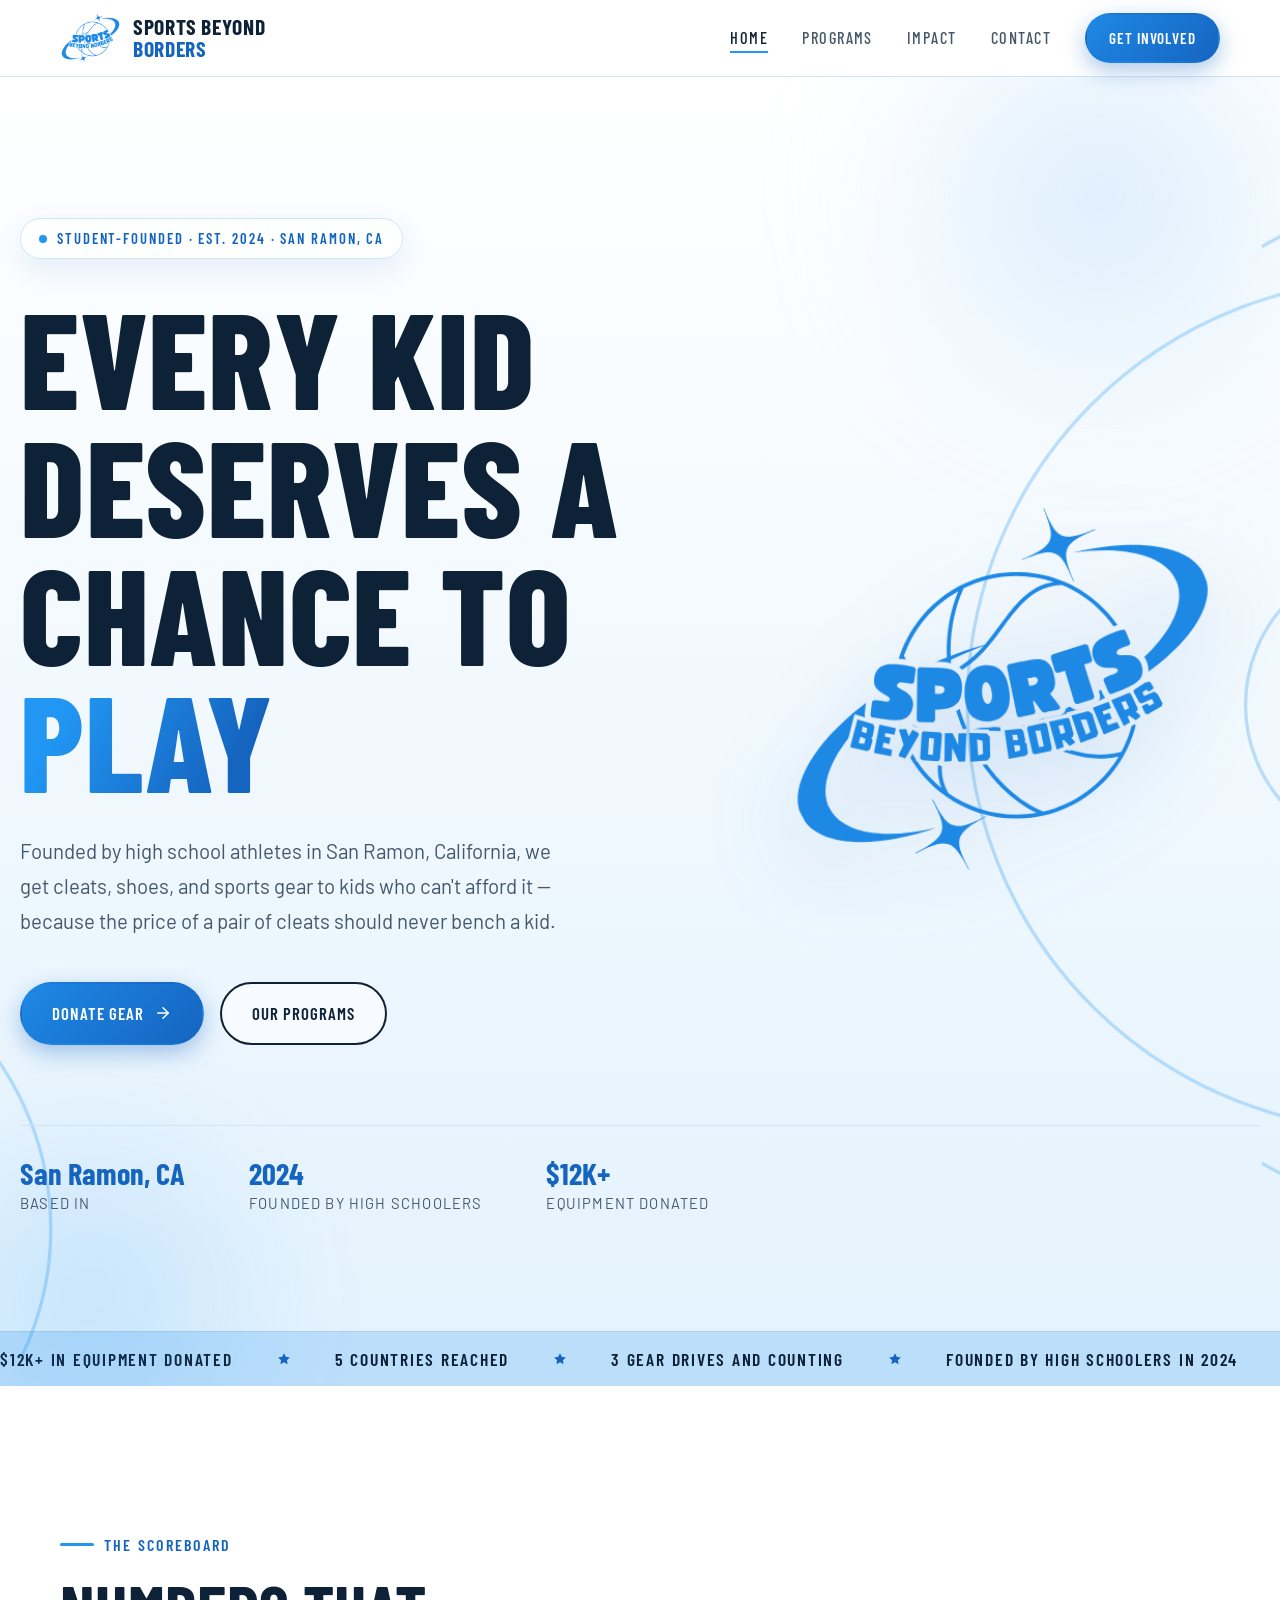
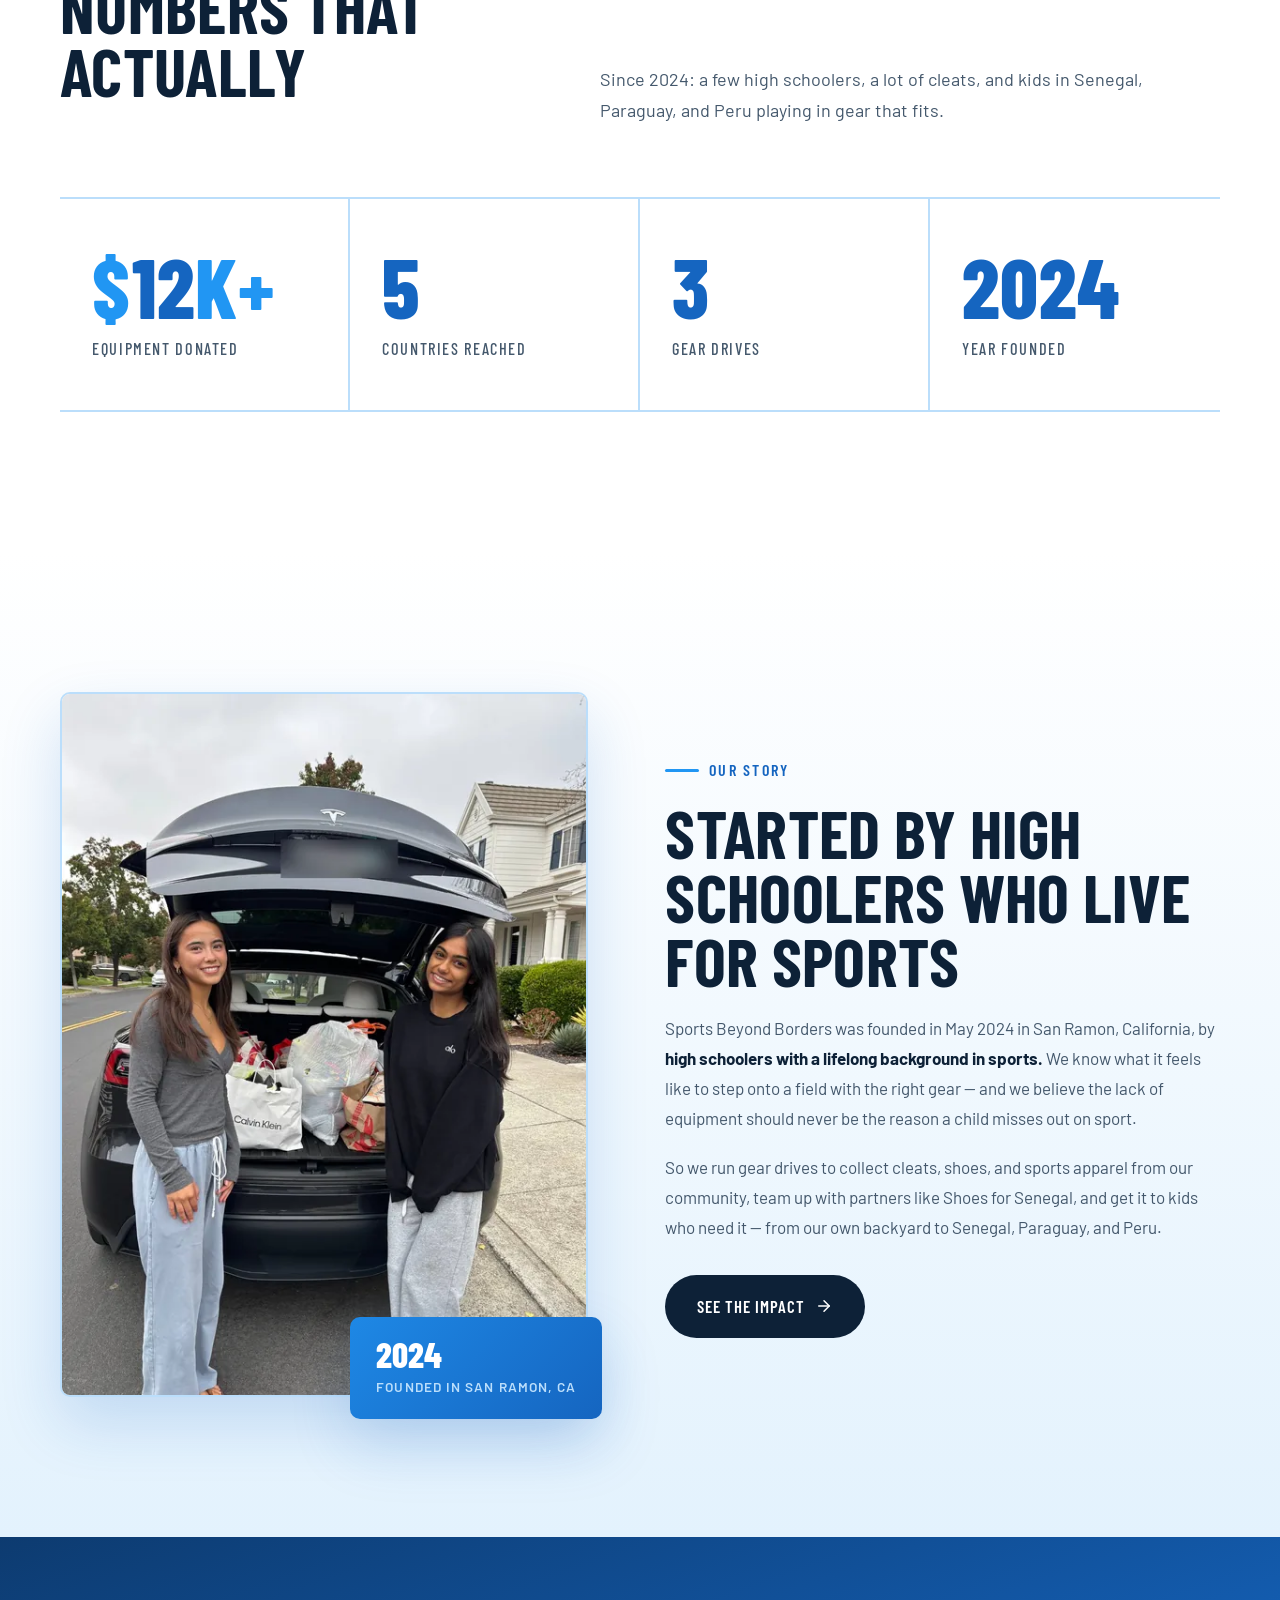
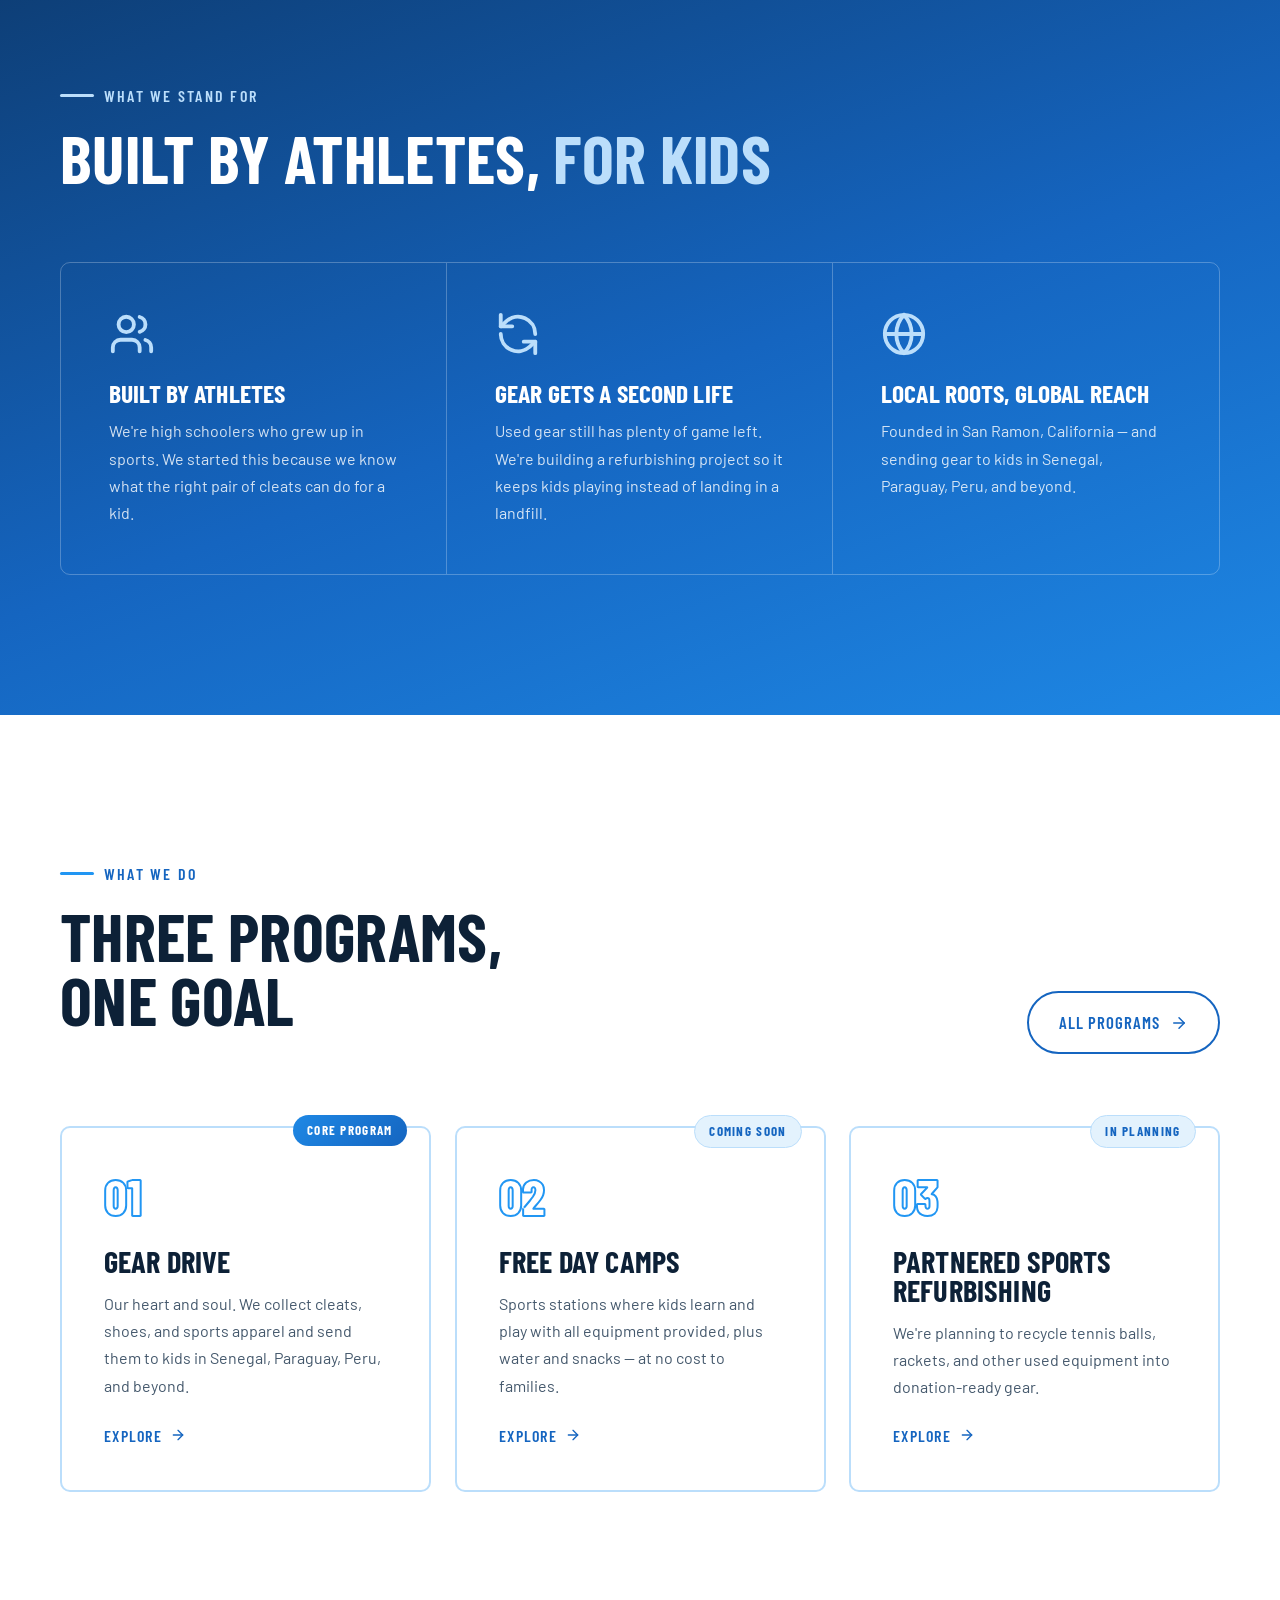
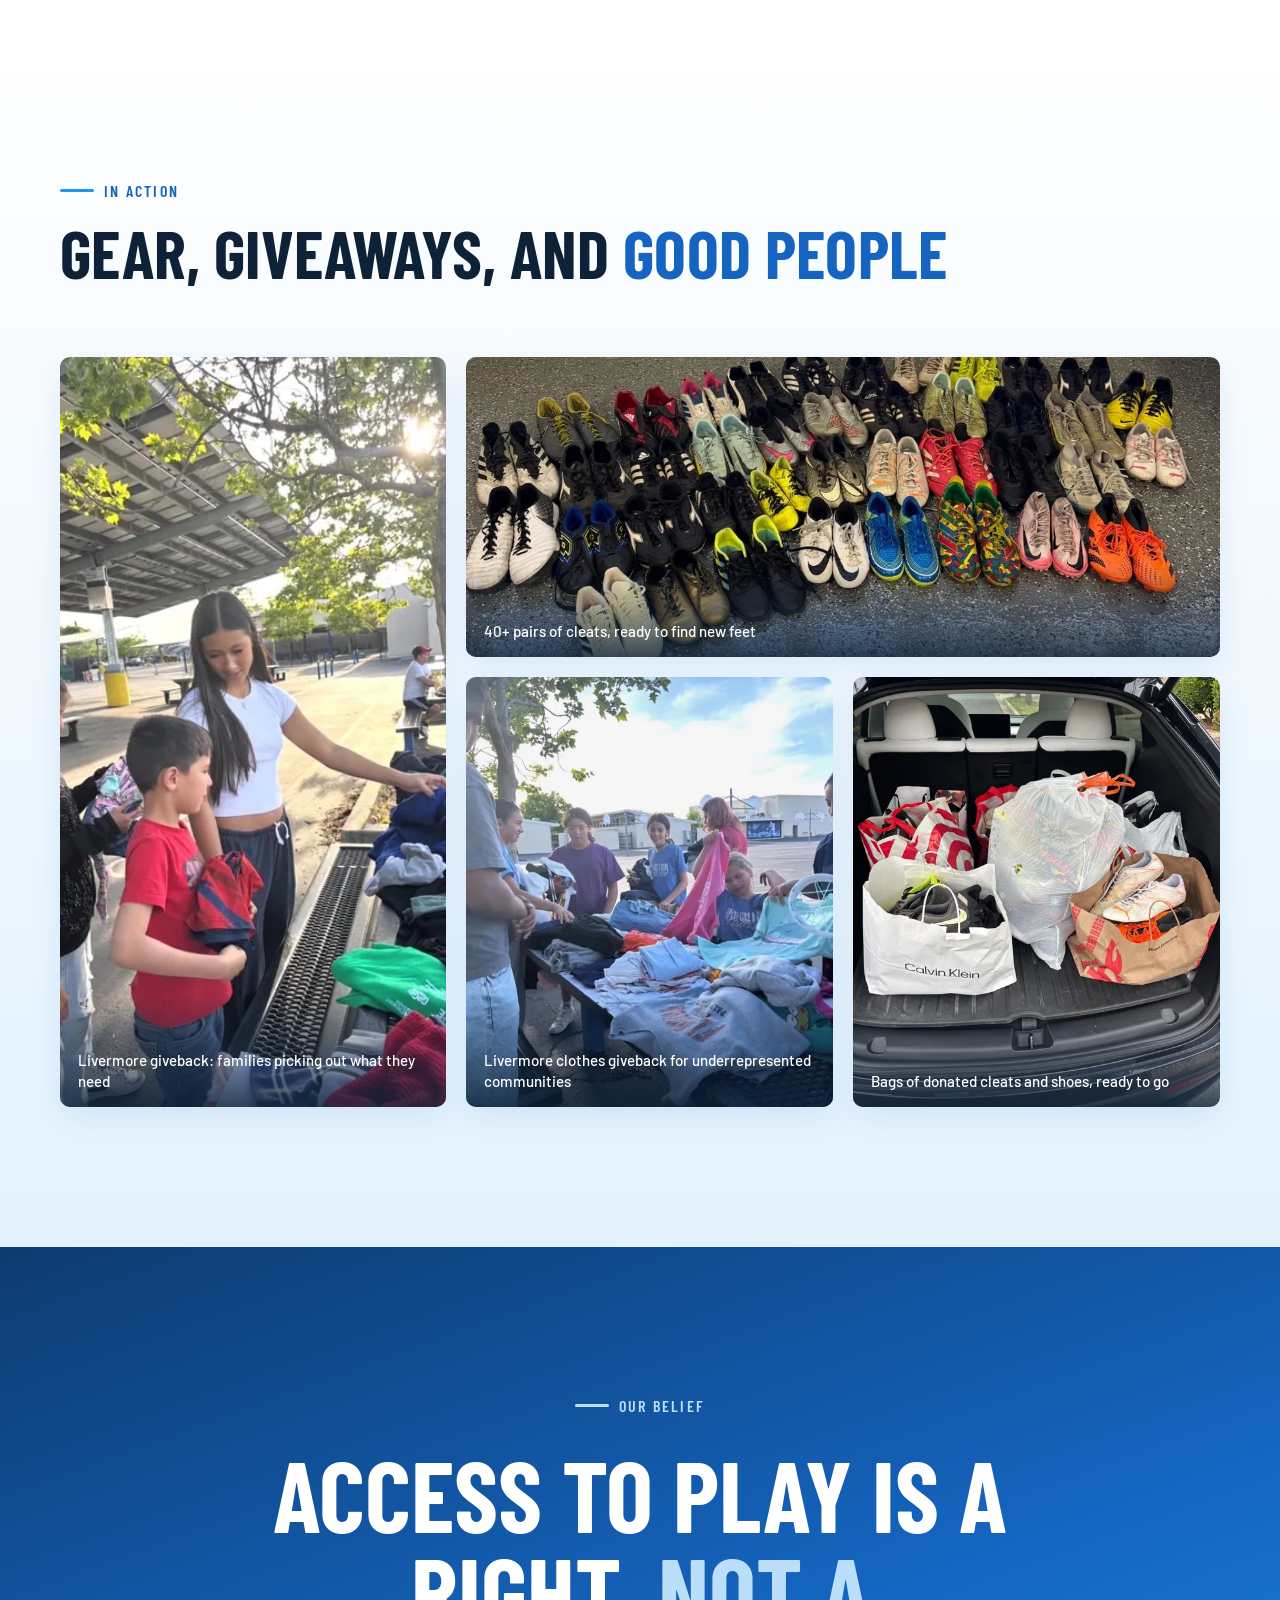
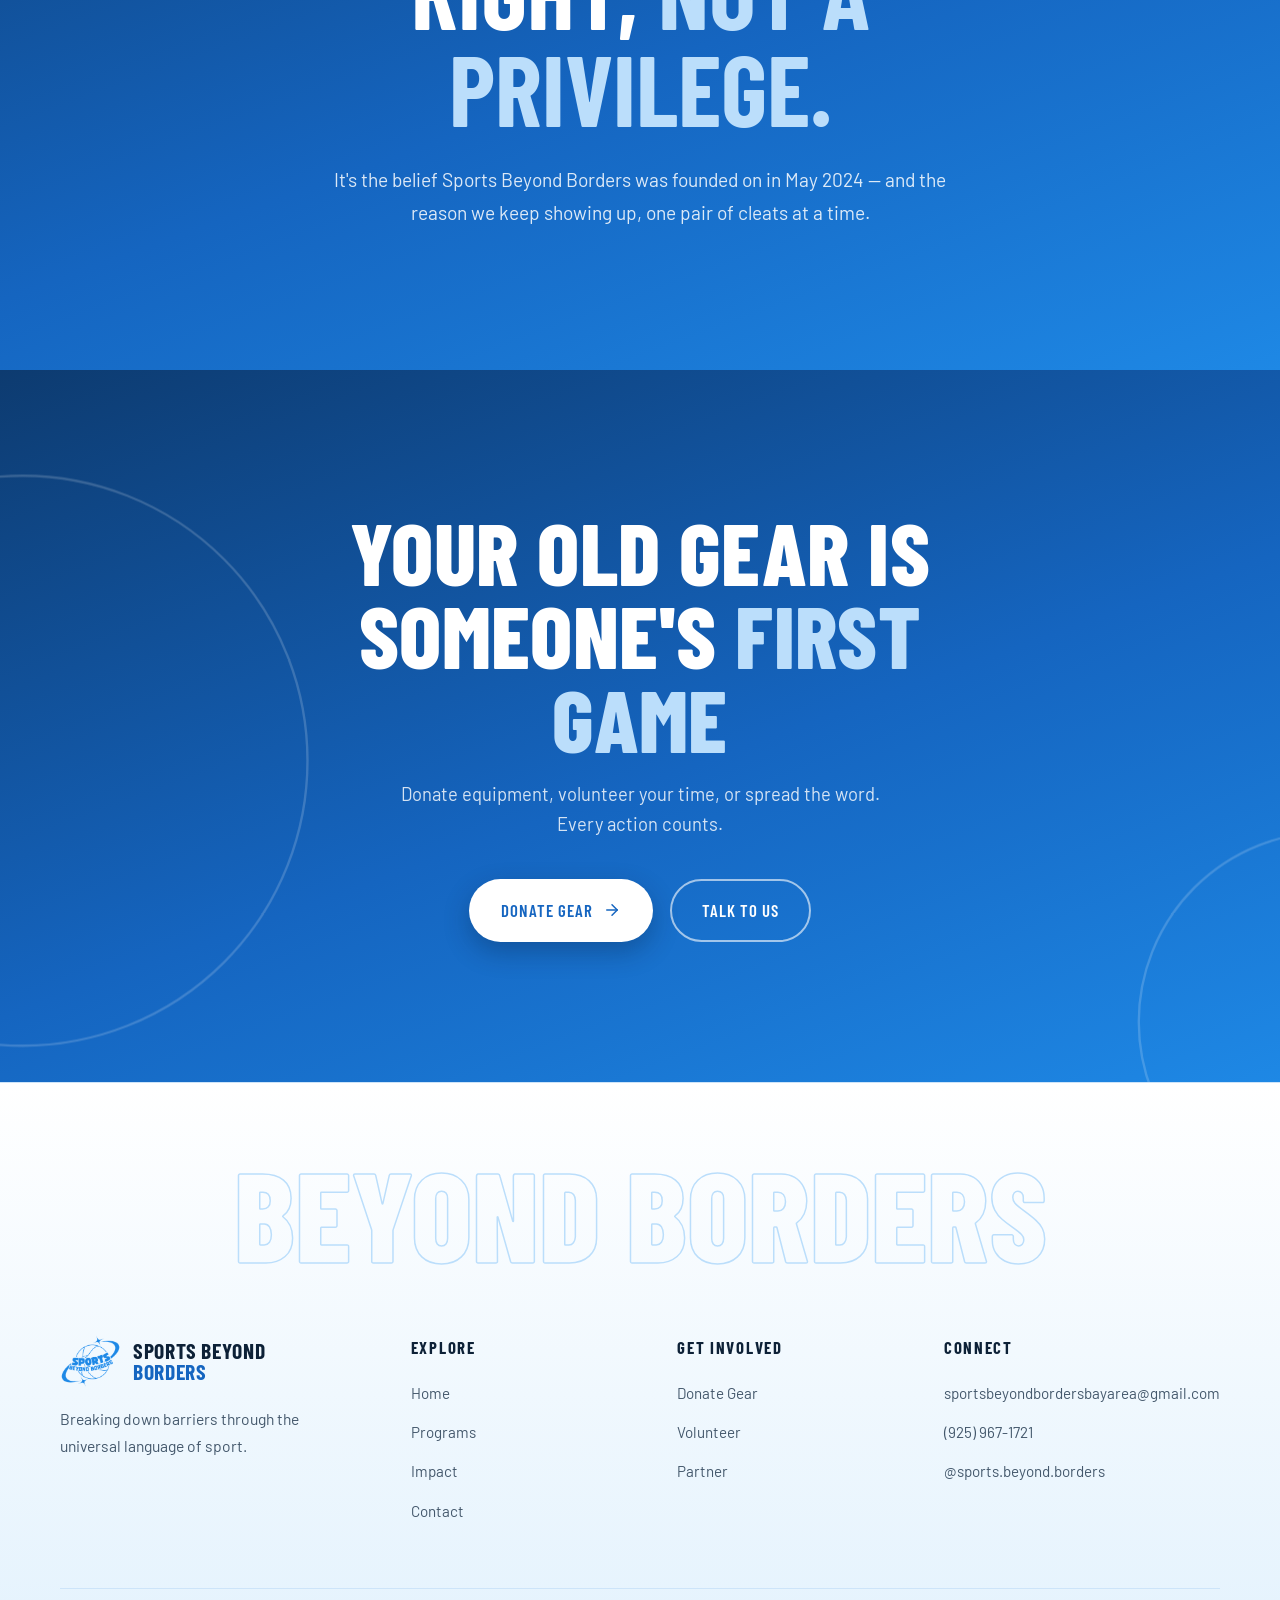
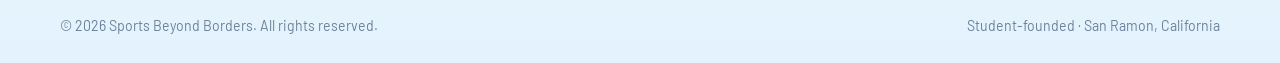
<file: index.html>
<!DOCTYPE html>
<html lang="en">
<head>
  <meta charset="UTF-8" />
  <meta name="viewport" content="width=device-width, initial-scale=1.0" />
  <title>Sports Beyond Borders — Every Kid Deserves a Chance to Play</title>
  <meta name="description" content="Sports Beyond Borders is a student-founded organization in San Ramon, California getting cleats, shoes, and sports gear to kids who need it — over $12K in equipment donated across about 5 countries." />
  <meta property="og:title" content="Sports Beyond Borders" />
  <meta property="og:description" content="Every kid deserves a chance to play. Donate gear, volunteer, or partner with us." />
  <meta property="og:type" content="website" />
  <meta property="og:url" content="https://sportsbeyondborders.org/" />
  <link rel="canonical" href="https://sportsbeyondborders.org/" />
  <meta property="og:site_name" content="Sports Beyond Borders" />
  <meta property="og:image" content="https://sportsbeyondborders.org/og-image.png" />
  <meta property="og:image:width" content="1200" />
  <meta property="og:image:height" content="630" />
  <meta name="twitter:card" content="summary_large_image" />
  <meta name="twitter:title" content="Sports Beyond Borders — Every Kid Deserves a Chance to Play" />
  <meta name="twitter:description" content="Sports Beyond Borders is a student-founded organization in San Ramon, California getting cleats, shoes, and sports gear to kids who need it — over $12K in equipment donated across about 5 countries." />
  <meta name="twitter:image" content="https://sportsbeyondborders.org/og-image.png" />
  <meta name="theme-color" content="#E3F2FD" />
  <link rel="icon" type="image/png" sizes="32x32" href="images/favicon-32.png" />
  <link rel="apple-touch-icon" href="images/apple-touch-icon.png" />
  <link rel="preload" href="fonts/BarlowCondensed-800.woff2" as="font" type="font/woff2" crossorigin />
  <link rel="preload" href="fonts/Barlow-400.woff2" as="font" type="font/woff2" crossorigin />
  <link rel="stylesheet" href="styles.css?v=20261122a" />
</head>
<body>

  <a class="skip-link" href="#main">Skip to main content</a>
  <div class="scroll-progress" aria-hidden="true"></div>

  <!-- NAV -->
  <header class="site-header">
    <div class="container nav-inner">
      <a href="index.html" class="logo" aria-label="Sports Beyond Borders — Home">
        <img class="logo-img" src="images/logo-brand-sm.png" alt="" width="61" height="54" />
        <span>Sports Beyond<br/><em>Borders</em></span>
      </a>
      <nav aria-label="Primary">
        <ul class="nav-links">
          <li><a href="index.html" aria-current="page">Home</a></li>
          <li><a href="programs.html">Programs</a></li>
          <li><a href="impact.html">Impact</a></li>
          <li><a href="contact.html">Contact</a></li>
          <li><a href="donate.html" class="btn btn-flame">Get Involved</a></li>
        </ul>
      </nav>
      <button class="hamburger" aria-label="Toggle menu" aria-expanded="false" aria-controls="mobileMenu">
        <span></span><span></span><span></span>
      </button>
    </div>
    <nav class="mobile-menu" id="mobileMenu" aria-label="Mobile">
      <a href="index.html" aria-current="page">Home</a>
      <a href="programs.html">Programs</a>
      <a href="impact.html">Impact</a>
      <a href="contact.html">Contact</a>
      <a href="donate.html" class="btn btn-flame btn-full">Get Involved</a>
    </nav>
  </header>

  <main id="main">

    <!-- HERO -->
    <section class="hero">
      <div class="hero-glow" aria-hidden="true"></div>
      <div class="hero-court" aria-hidden="true">
        <svg viewBox="0 0 1440 800" preserveAspectRatio="xMidYMid slice" fill="none" stroke="currentColor" stroke-width="2">
          <circle cx="1180" cy="400" r="260"/>
          <circle cx="1180" cy="400" r="90"/>
          <line x1="1180" y1="0" x2="1180" y2="800"/>
          <path d="M1440 120 A 340 340 0 0 0 1100 120"/>
          <path d="M1440 680 A 340 340 0 0 1 1100 680"/>
          <circle cx="180" cy="720" r="180"/>
        </svg>
      </div>
      <div class="container hero-inner">
        <div class="hero-logo" aria-hidden="true"><img src="images/logo-brand.png" alt="" width="420" height="373" /></div>
        <span class="hero-badge reveal"><span class="dot"></span> Student-founded · Est. 2024 · San Ramon, CA</span>
        <h1 class="reveal" style="--d:.08s">Every kid<br/>deserves a<br/>chance to <span class="text-flame">play</span></h1>
        <p class="hero-sub reveal" style="--d:.16s">
          Founded by high school athletes in San Ramon, California, we get cleats, shoes, and sports gear to
          kids who can't afford it &mdash; because the price of a pair of cleats should never bench a kid.
        </p>
        <div class="hero-actions reveal" style="--d:.24s">
          <a href="donate.html" class="btn btn-flame">
            Donate Gear
            <svg viewBox="0 0 24 24" fill="none" stroke="currentColor" stroke-width="2" stroke-linecap="round" stroke-linejoin="round" aria-hidden="true"><path d="M5 12h14"/><path d="m12 5 7 7-7 7"/></svg>
          </a>
          <a href="programs.html" class="btn btn-outline-light">Our Programs</a>
        </div>
        <div class="hero-meta reveal" style="--d:.32s">
          <div class="hero-meta-item"><strong>San Ramon, CA</strong><span>Based in</span></div>
          <div class="hero-meta-item"><strong>2024</strong><span>Founded by high schoolers</span></div>
          <div class="hero-meta-item"><strong>$12K+</strong><span>Equipment donated</span></div>
        </div>
      </div>
      <!-- TICKER -->
      <div class="ticker" aria-hidden="true">
        <div class="ticker-track">
          <span class="ticker-item">
            $12K+ in equipment donated
            <svg viewBox="0 0 24 24" fill="currentColor"><polygon points="12 2 15.09 8.26 22 9.27 17 14.14 18.18 21.02 12 17.77 5.82 21.02 7 14.14 2 9.27 8.91 8.26 12 2"/></svg>
            5 countries reached
            <svg viewBox="0 0 24 24" fill="currentColor"><polygon points="12 2 15.09 8.26 22 9.27 17 14.14 18.18 21.02 12 17.77 5.82 21.02 7 14.14 2 9.27 8.91 8.26 12 2"/></svg>
            3 gear drives and counting
            <svg viewBox="0 0 24 24" fill="currentColor"><polygon points="12 2 15.09 8.26 22 9.27 17 14.14 18.18 21.02 12 17.77 5.82 21.02 7 14.14 2 9.27 8.91 8.26 12 2"/></svg>
            founded by high schoolers in 2024
            <svg viewBox="0 0 24 24" fill="currentColor"><polygon points="12 2 15.09 8.26 22 9.27 17 14.14 18.18 21.02 12 17.77 5.82 21.02 7 14.14 2 9.27 8.91 8.26 12 2"/></svg>
            every kid deserves a game
            <svg viewBox="0 0 24 24" fill="currentColor"><polygon points="12 2 15.09 8.26 22 9.27 17 14.14 18.18 21.02 12 17.77 5.82 21.02 7 14.14 2 9.27 8.91 8.26 12 2"/></svg>
          </span>
          <span class="ticker-item">
            $12K+ in equipment donated
            <svg viewBox="0 0 24 24" fill="currentColor"><polygon points="12 2 15.09 8.26 22 9.27 17 14.14 18.18 21.02 12 17.77 5.82 21.02 7 14.14 2 9.27 8.91 8.26 12 2"/></svg>
            5 countries reached
            <svg viewBox="0 0 24 24" fill="currentColor"><polygon points="12 2 15.09 8.26 22 9.27 17 14.14 18.18 21.02 12 17.77 5.82 21.02 7 14.14 2 9.27 8.91 8.26 12 2"/></svg>
            3 gear drives and counting
            <svg viewBox="0 0 24 24" fill="currentColor"><polygon points="12 2 15.09 8.26 22 9.27 17 14.14 18.18 21.02 12 17.77 5.82 21.02 7 14.14 2 9.27 8.91 8.26 12 2"/></svg>
            founded by high schoolers in 2024
            <svg viewBox="0 0 24 24" fill="currentColor"><polygon points="12 2 15.09 8.26 22 9.27 17 14.14 18.18 21.02 12 17.77 5.82 21.02 7 14.14 2 9.27 8.91 8.26 12 2"/></svg>
            every kid deserves a game
            <svg viewBox="0 0 24 24" fill="currentColor"><polygon points="12 2 15.09 8.26 22 9.27 17 14.14 18.18 21.02 12 17.77 5.82 21.02 7 14.14 2 9.27 8.91 8.26 12 2"/></svg>
          </span>
        </div>
      </div>
    </section>

    <!-- STATS -->
    <section class="section" aria-label="Our impact in numbers">
      <div class="container">
        <div class="section-header split">
          <div>
            <span class="kicker">The Scoreboard</span>
            <h2 class="section-title">Numbers that<br/>actually <span class="text-outline">matter</span></h2>
          </div>
          <p class="section-sub">Since 2024: a few high schoolers, a lot of cleats, and kids in Senegal, Paraguay, and Peru playing in gear that fits.</p>
        </div>
        <div class="stats-grid">
          <div class="stat-item reveal">
            <span class="stat-number"><span class="prefix">$</span><span class="count" data-target="12">0</span><span class="suffix">K+</span></span>
            <span class="stat-label">Equipment Donated</span>
          </div>
          <div class="stat-item reveal" style="--d:0.08s">
            <span class="stat-number"><span class="count" data-target="5">0</span></span>
            <span class="stat-label">Countries Reached</span>
          </div>
          <div class="stat-item reveal" style="--d:0.16s">
            <span class="stat-number"><span class="count" data-target="3">0</span></span>
            <span class="stat-label">Gear Drives</span>
          </div>
          <div class="stat-item reveal" style="--d:0.24s">
            <span class="stat-number"><span>2024</span></span>
            <span class="stat-label">Year Founded</span>
          </div>
        </div>
      </div>
    </section>

    <!-- STORY / ABOUT -->
    <section class="section section-ice" id="story">
      <div class="container story-grid">
        <div class="story-visual reveal">
          <div class="story-panel">
            <img src="images/photos/donation-pickup-1000.webp" srcset="images/photos/donation-pickup-560.webp 560w, images/photos/donation-pickup-1000.webp 1000w" sizes="(max-width: 1024px) 90vw, 520px" width="1000" height="1333" alt="Two volunteers smiling beside a car trunk filled with bags of donated shoes and sports gear" loading="lazy" decoding="async" />
          </div>
          <div class="story-badge">
            <strong>2024</strong>
            <span>Founded in San Ramon, CA</span>
          </div>
        </div>
        <div class="story-text">
          <span class="kicker">Our Story</span>
          <h2 class="section-title">Started by high schoolers who live for sports</h2>
          <p>
            Sports Beyond Borders was founded in May 2024 in San Ramon, California, by <strong>high schoolers
            with a lifelong background in sports.</strong> We know what it feels like to step onto a field with the
            right gear &mdash; and we believe the lack of equipment should never be the reason a child misses out on sport.
          </p>
          <p>
            So we run gear drives to collect cleats, shoes, and sports apparel from our community, team up with
            partners like Shoes for Senegal, and get it to kids who need it &mdash; from our own backyard to
            Senegal, Paraguay, and Peru.
          </p>
          <a href="impact.html" class="btn btn-blue" style="margin-top:12px">
            See The Impact
            <svg viewBox="0 0 24 24" fill="none" stroke="currentColor" stroke-width="2" stroke-linecap="round" stroke-linejoin="round" aria-hidden="true"><path d="M5 12h14"/><path d="m12 5 7 7-7 7"/></svg>
          </a>
        </div>
      </div>
    </section>

    <!-- VALUES -->
    <section class="section section-dark" aria-label="What we stand for">
      <div class="container">
        <div class="section-header">
          <span class="kicker">What We Stand For</span>
          <h2 class="section-title">Built by athletes, <span class="text-flame">for kids</span></h2>
        </div>
        <div class="values-grid">
          <div class="value-card reveal">
            <div class="value-icon">
              <svg viewBox="0 0 24 24" fill="none" stroke="currentColor" stroke-width="2" stroke-linecap="round" stroke-linejoin="round"><path d="M16 21v-2a4 4 0 0 0-4-4H6a4 4 0 0 0-4 4v2"/><circle cx="9" cy="7" r="4"/><path d="M22 21v-2a4 4 0 0 0-3-3.87"/><path d="M16 3.13a4 4 0 0 1 0 7.75"/></svg>
            </div>
            <h3>Built By Athletes</h3>
            <p>We're high schoolers who grew up in sports. We started this because we know what the right pair of cleats can do for a kid.</p>
          </div>
          <div class="value-card reveal" style="--d:.1s">
            <div class="value-icon">
              <svg viewBox="0 0 24 24" fill="none" stroke="currentColor" stroke-width="2" stroke-linecap="round" stroke-linejoin="round"><path d="M3 2v6h6"/><path d="M21 12A9 9 0 0 0 6 5.3L3 8"/><path d="M21 22v-6h-6"/><path d="M3 12a9 9 0 0 0 15 6.7l3-2.7"/></svg>
            </div>
            <h3>Gear Gets A Second Life</h3>
            <p>Used gear still has plenty of game left. We're building a refurbishing project so it keeps kids playing instead of landing in a landfill.</p>
          </div>
          <div class="value-card reveal" style="--d:.2s">
            <div class="value-icon">
              <svg viewBox="0 0 24 24" fill="none" stroke="currentColor" stroke-width="2" stroke-linecap="round" stroke-linejoin="round"><circle cx="12" cy="12" r="10"/><path d="M12 2a14.5 14.5 0 0 0 0 20 14.5 14.5 0 0 0 0-20"/><path d="M2 12h20"/></svg>
            </div>
            <h3>Local Roots, Global Reach</h3>
            <p>Founded in San Ramon, California &mdash; and sending gear to kids in Senegal, Paraguay, Peru, and beyond.</p>
          </div>
        </div>
      </div>
    </section>

    <!-- PROGRAMS TEASER -->
    <section class="section">
      <div class="container">
        <div class="section-header split">
          <div>
            <span class="kicker">What We Do</span>
            <h2 class="section-title">Three programs,<br/>one goal</h2>
          </div>
          <a href="programs.html" class="btn btn-outline">
            All Programs
            <svg viewBox="0 0 24 24" fill="none" stroke="currentColor" stroke-width="2" stroke-linecap="round" stroke-linejoin="round" aria-hidden="true"><path d="M5 12h14"/><path d="m12 5 7 7-7 7"/></svg>
          </a>
        </div>
        <div class="programs-grid">
          <a href="programs.html#gear-drive" class="program-card reveal">
            <span class="program-tag">Core Program</span>
            <span class="program-num">01</span>
            <h3>Gear Drive</h3>
            <p>Our heart and soul. We collect cleats, shoes, and sports apparel and send them to kids in Senegal, Paraguay, Peru, and beyond.</p>
            <span class="program-link">Explore
              <svg viewBox="0 0 24 24" fill="none" stroke="currentColor" stroke-width="2" stroke-linecap="round" stroke-linejoin="round" aria-hidden="true"><path d="M5 12h14"/><path d="m12 5 7 7-7 7"/></svg>
            </span>
          </a>
          <a href="programs.html#free-day-camps" class="program-card reveal" style="--d:.1s">
            <span class="program-tag soft">Coming Soon</span>
            <span class="program-num">02</span>
            <h3>Free Day Camps</h3>
            <p>Sports stations where kids learn and play with all equipment provided, plus water and snacks &mdash; at no cost to families.</p>
            <span class="program-link">Explore
              <svg viewBox="0 0 24 24" fill="none" stroke="currentColor" stroke-width="2" stroke-linecap="round" stroke-linejoin="round" aria-hidden="true"><path d="M5 12h14"/><path d="m12 5 7 7-7 7"/></svg>
            </span>
          </a>
          <a href="programs.html#sports-refurbishing" class="program-card reveal" style="--d:.2s">
            <span class="program-tag soft">In Planning</span>
            <span class="program-num">03</span>
            <h3>Partnered Sports Refurbishing</h3>
            <p>We're planning to recycle tennis balls, rackets, and other used equipment into donation-ready gear.</p>
            <span class="program-link">Explore
              <svg viewBox="0 0 24 24" fill="none" stroke="currentColor" stroke-width="2" stroke-linecap="round" stroke-linejoin="round" aria-hidden="true"><path d="M5 12h14"/><path d="m12 5 7 7-7 7"/></svg>
            </span>
          </a>
        </div>
      </div>
    </section>

    <!-- PHOTO MOSAIC -->
    <section class="section section-ice" aria-label="Photos from our work">
      <div class="container">
        <div class="section-header">
          <span class="kicker">In Action</span>
          <h2 class="section-title">Gear, giveaways, and <span class="text-blue">good people</span></h2>
        </div>
        <div class="mosaic">
          <figure class="photo reveal m-tall"><img src="images/photos/livermore-a-900.webp" srcset="images/photos/livermore-a-480.webp 480w, images/photos/livermore-a-900.webp 900w" sizes="(max-width: 768px) 100vw, 420px" width="900" height="1266" alt="A volunteer helps a boy and two girls pick out clothes at a giveback table in Livermore" loading="lazy" decoding="async" /><figcaption>Livermore giveback: families picking out what they need</figcaption></figure>
          <figure class="photo reveal m-wide" style="--d:0.08s"><img src="images/photos/cleats-1100.webp" srcset="images/photos/cleats-560.webp 560w, images/photos/cleats-1100.webp 1100w" sizes="(max-width: 768px) 100vw, 760px" width="1100" height="596" alt="More than 40 pairs of soccer cleats lined up on a garage floor, collected for kids who need them" loading="lazy" decoding="async" /><figcaption>40+ pairs of cleats, ready to find new feet</figcaption></figure>
          <figure class="photo reveal m-b" style="--d:0.16s"><img src="images/photos/livermore-b-900.webp" srcset="images/photos/livermore-b-480.webp 480w, images/photos/livermore-b-900.webp 900w" sizes="(max-width: 768px) 100vw, 380px" width="900" height="1272" alt="Kids and volunteers sorting and choosing clothes at an outdoor giveback table in Livermore" loading="lazy" decoding="async" /><figcaption>Livermore clothes giveback for underrepresented communities</figcaption></figure>
          <figure class="photo reveal m-c" style="--d:0.24s"><img src="images/photos/donation-bags-1000.webp" srcset="images/photos/donation-bags-560.webp 560w, images/photos/donation-bags-1000.webp 1000w" sizes="(max-width: 768px) 100vw, 380px" width="1000" height="1333" alt="Bags of donated cleats and shoes packed into a car trunk, ready to be delivered" loading="lazy" decoding="async" /><figcaption>Bags of donated cleats and shoes, ready to go</figcaption></figure>
        </div>
      </div>
    </section>

    <!-- BELIEF -->
    <section class="section section-dark belief" aria-label="Our belief">
      <div class="container pull-quote reveal">
        <span class="kicker">Our Belief</span>
        <blockquote>Access to play is a right, <em>not a privilege.</em></blockquote>
        <p class="belief-sub">It's the belief Sports Beyond Borders was founded on in May 2024 &mdash; and the reason we keep showing up, one pair of cleats at a time.</p>
      </div>
    </section>

    <!-- CTA -->
    <section class="cta-banner">
      <div class="hero-court" aria-hidden="true">
        <svg viewBox="0 0 1440 600" preserveAspectRatio="xMidYMid slice" fill="none" stroke="currentColor" stroke-width="2">
          <circle cx="200" cy="300" r="240"/><circle cx="1300" cy="520" r="160"/>
        </svg>
      </div>
      <div class="container cta-inner">
        <h2 class="reveal">Your old gear is<br/>someone's <span class="text-flame">first game</span></h2>
        <p class="reveal" style="--d:.1s">Donate equipment, volunteer your time, or spread the word. Every action counts.</p>
        <div class="cta-actions reveal" style="--d:.2s">
          <a href="donate.html" class="btn btn-flame">Donate Gear
            <svg viewBox="0 0 24 24" fill="none" stroke="currentColor" stroke-width="2" stroke-linecap="round" stroke-linejoin="round" aria-hidden="true"><path d="M5 12h14"/><path d="m12 5 7 7-7 7"/></svg>
          </a>
          <a href="contact.html" class="btn btn-outline-light">Talk To Us</a>
        </div>
      </div>
    </section>

  </main>

  <!-- FOOTER -->
  <footer class="site-footer">
    <div class="footer-word" aria-hidden="true">Beyond Borders</div>
    <div class="container">
      <div class="footer-inner">
        <div class="footer-brand">
          <a href="index.html" class="logo" aria-label="Sports Beyond Borders — Home">
            <img class="logo-img" src="images/logo-brand-sm.png" alt="" width="61" height="54" />
            <span>Sports Beyond<br/><em>Borders</em></span>
          </a>
          <p>Breaking down barriers through the universal language of sport.</p>
        </div>
        <div class="footer-col">
          <h4>Explore</h4>
          <ul>
            <li><a href="index.html">Home</a></li>
            <li><a href="programs.html">Programs</a></li>
            <li><a href="impact.html">Impact</a></li>
            <li><a href="contact.html">Contact</a></li>
          </ul>
        </div>
        <div class="footer-col">
          <h4>Get Involved</h4>
          <ul>
            <li><a href="donate.html">Donate Gear</a></li>
            <li><a href="donate.html#volunteer">Volunteer</a></li>
            <li><a href="donate.html#partner">Partner</a></li>
          </ul>
        </div>
        <div class="footer-col">
          <h4>Connect</h4>
          <ul>
            <li><a href="mailto:sportsbeyondbordersbayarea@gmail.com">sportsbeyondbordersbayarea@gmail.com</a></li>
            <li><a href="tel:+19259671721">(925) 967-1721</a></li>
            <li><a href="https://www.instagram.com/sports.beyond.borders/" target="_blank" rel="noopener" aria-label="Instagram: @sports.beyond.borders">@sports.beyond.borders</a></li>
          </ul>
        </div>
      </div>
      <div class="footer-bottom">
        <p>© 2026 Sports Beyond Borders. All rights reserved.</p>
        <p>Student-founded · San Ramon, California</p>
      </div>
    </div>
  </footer>

  <script src="script.js?v=20261122a" defer></script>
</body>
</html>
</file>
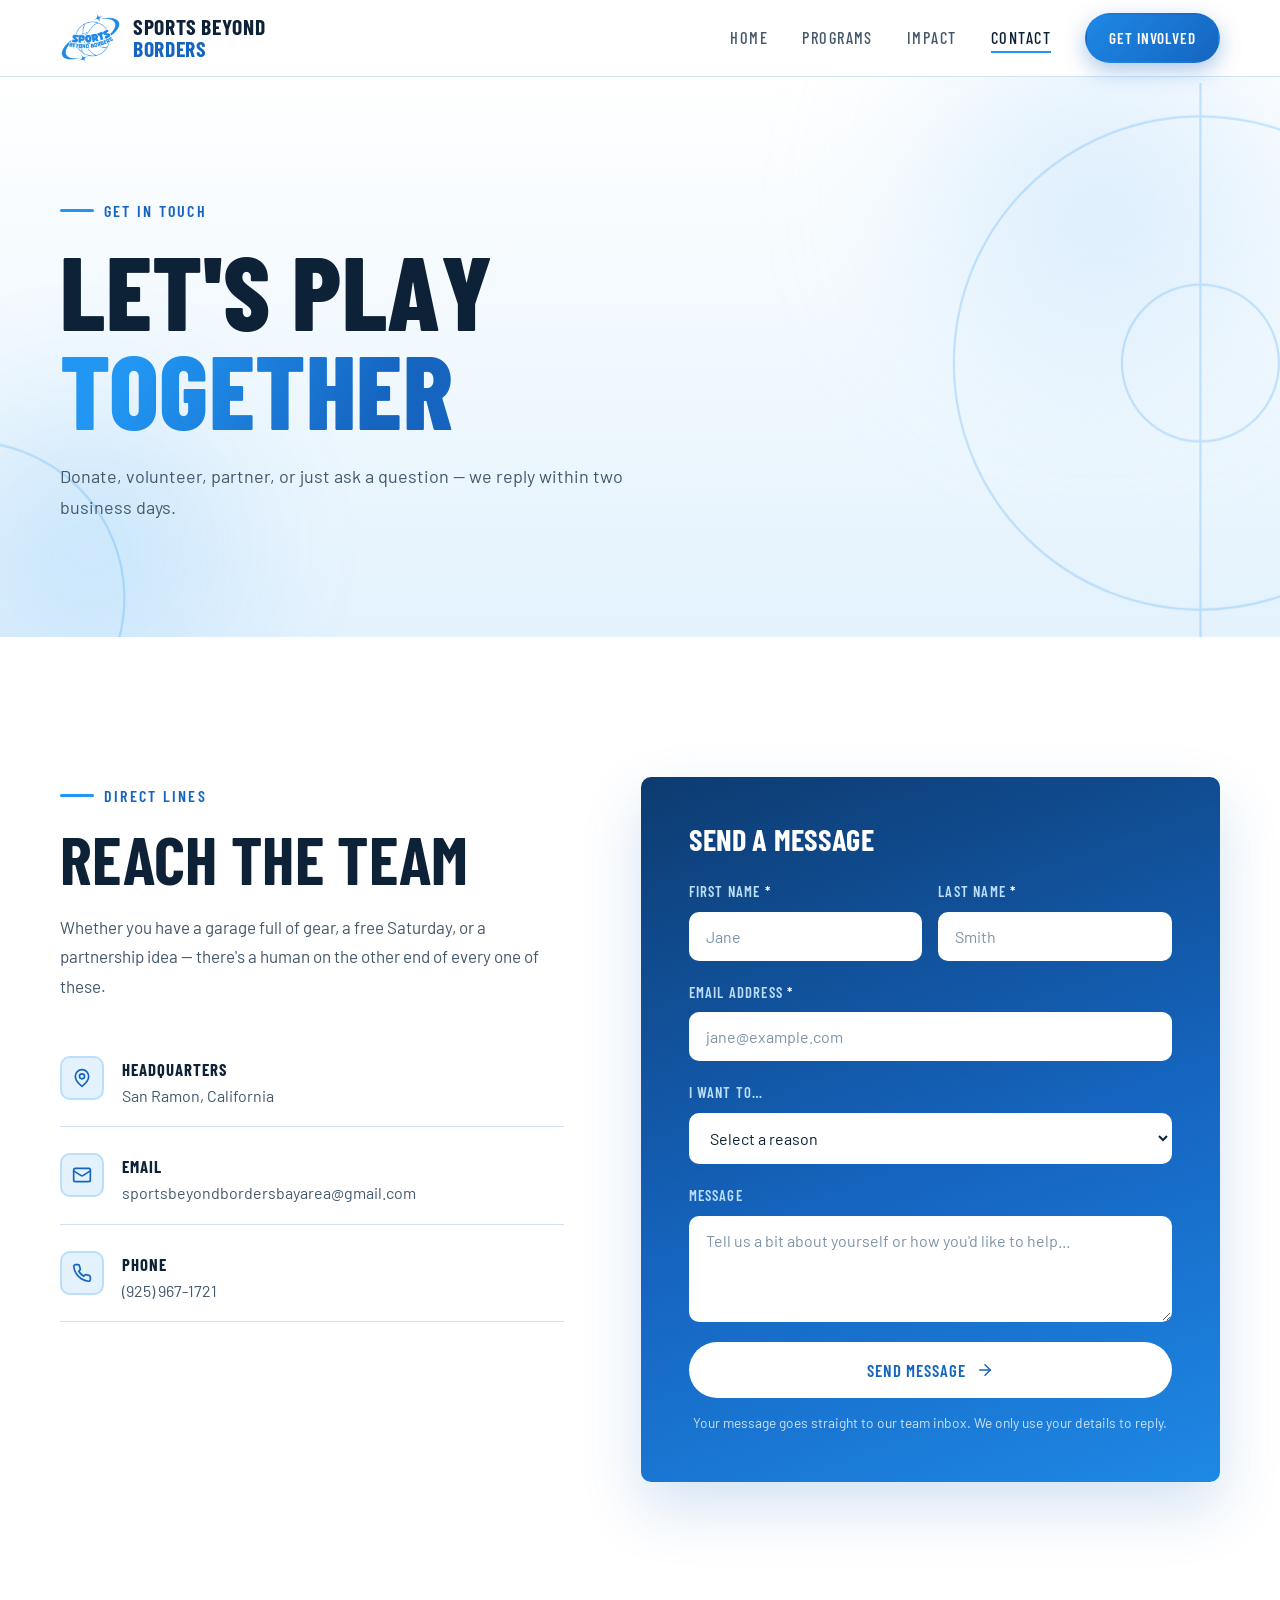
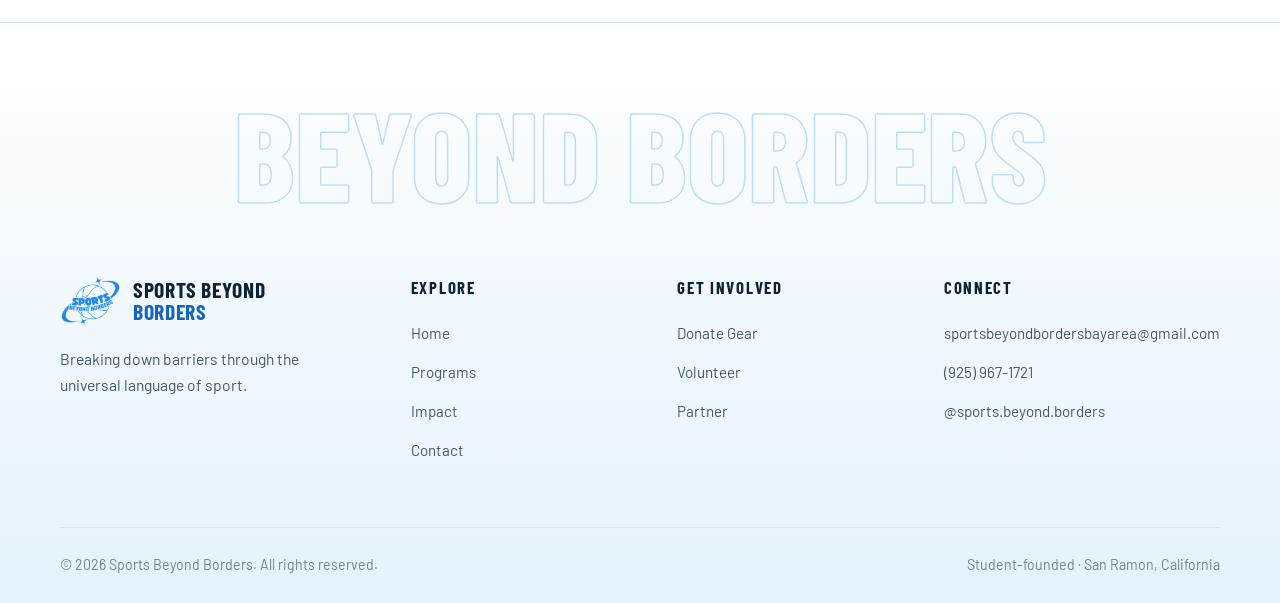
<file: contact.html>
<!DOCTYPE html>
<html lang="en">
<head>
  <meta charset="UTF-8" />
  <meta name="viewport" content="width=device-width, initial-scale=1.0" />
  <title>Contact — Sports Beyond Borders</title>
  <meta name="description" content="Donate equipment, volunteer, or partner with Sports Beyond Borders. Based in San Ramon, California — email sportsbeyondbordersbayarea@gmail.com or call (925) 967-1721." />
  <meta property="og:title" content="Contact — Sports Beyond Borders" />
  <meta property="og:description" content="Let's play together. We reply within two business days." />
  <meta property="og:type" content="website" />
  <meta property="og:url" content="https://sportsbeyondborders.org/contact.html" />
  <link rel="canonical" href="https://sportsbeyondborders.org/contact.html" />
  <meta property="og:site_name" content="Sports Beyond Borders" />
  <meta property="og:image" content="https://sportsbeyondborders.org/og-image.png" />
  <meta property="og:image:width" content="1200" />
  <meta property="og:image:height" content="630" />
  <meta name="twitter:card" content="summary_large_image" />
  <meta name="twitter:title" content="Contact — Sports Beyond Borders" />
  <meta name="twitter:description" content="Donate equipment, volunteer, or partner with Sports Beyond Borders. Based in San Ramon, California — email sportsbeyondbordersbayarea@gmail.com or call (925) 967-1721." />
  <meta name="twitter:image" content="https://sportsbeyondborders.org/og-image.png" />
  <meta name="theme-color" content="#E3F2FD" />
  <link rel="icon" type="image/png" sizes="32x32" href="images/favicon-32.png" />
  <link rel="apple-touch-icon" href="images/apple-touch-icon.png" />
  <link rel="preload" href="fonts/BarlowCondensed-800.woff2" as="font" type="font/woff2" crossorigin />
  <link rel="preload" href="fonts/Barlow-400.woff2" as="font" type="font/woff2" crossorigin />
  <link rel="stylesheet" href="styles.css?v=20261122a" />
</head>
<body>

  <a class="skip-link" href="#main">Skip to main content</a>
  <div class="scroll-progress" aria-hidden="true"></div>

  <!-- NAV -->
  <header class="site-header">
    <div class="container nav-inner">
      <a href="index.html" class="logo" aria-label="Sports Beyond Borders — Home">
        <img class="logo-img" src="images/logo-brand-sm.png" alt="" width="61" height="54" />
        <span>Sports Beyond<br/><em>Borders</em></span>
      </a>
      <nav aria-label="Primary">
        <ul class="nav-links">
          <li><a href="index.html">Home</a></li>
          <li><a href="programs.html">Programs</a></li>
          <li><a href="impact.html">Impact</a></li>
          <li><a href="contact.html" aria-current="page">Contact</a></li>
          <li><a href="donate.html" class="btn btn-flame">Get Involved</a></li>
        </ul>
      </nav>
      <button class="hamburger" aria-label="Toggle menu" aria-expanded="false" aria-controls="mobileMenu">
        <span></span><span></span><span></span>
      </button>
    </div>
    <nav class="mobile-menu" id="mobileMenu" aria-label="Mobile">
      <a href="index.html">Home</a>
      <a href="programs.html">Programs</a>
      <a href="impact.html">Impact</a>
      <a href="contact.html" aria-current="page">Contact</a>
      <a href="donate.html" class="btn btn-flame btn-full">Get Involved</a>
    </nav>
  </header>

  <main id="main">

    <!-- PAGE HERO -->
    <section class="page-hero">
      <div class="hero-court" aria-hidden="true">
        <svg viewBox="0 0 1440 500" preserveAspectRatio="xMidYMid slice" fill="none" stroke="currentColor" stroke-width="2">
          <circle cx="1220" cy="250" r="220"/>
          <circle cx="1220" cy="250" r="70"/>
          <line x1="1220" y1="0" x2="1220" y2="500"/>
          <circle cx="120" cy="460" r="140"/>
        </svg>
      </div>
      <div class="container">
        <span class="kicker">Get In Touch</span>
        <h1>Let's play<br/><span class="text-flame">together</span></h1>
        <p class="section-sub">Donate, volunteer, partner, or just ask a question — we reply within two business days.</p>
      </div>
    </section>

    <!-- CONTACT -->
    <section class="section">
      <div class="container contact-grid">
        <div class="contact-info">
          <span class="kicker">Direct Lines</span>
          <h2 class="section-title">Reach the team</h2>
          <p>
            Whether you have a garage full of gear, a free Saturday, or a partnership idea —
            there's a human on the other end of every one of these.
          </p>
          <div class="contact-details">
            <div class="contact-detail-item">
              <span class="detail-icon" aria-hidden="true">
                <svg viewBox="0 0 24 24" fill="none" stroke="currentColor" stroke-width="2" stroke-linecap="round" stroke-linejoin="round"><path d="M20 10c0 6-8 12-8 12s-8-6-8-12a8 8 0 0 1 16 0Z"/><circle cx="12" cy="10" r="3"/></svg>
              </span>
              <div>
                <strong>Headquarters</strong>
                <p>San Ramon, California</p>
              </div>
            </div>
            <div class="contact-detail-item">
              <span class="detail-icon" aria-hidden="true">
                <svg viewBox="0 0 24 24" fill="none" stroke="currentColor" stroke-width="2" stroke-linecap="round" stroke-linejoin="round"><rect width="20" height="16" x="2" y="4" rx="2"/><path d="m22 7-8.97 5.7a1.94 1.94 0 0 1-2.06 0L2 7"/></svg>
              </span>
              <div>
                <strong>Email</strong>
                <p><a href="mailto:sportsbeyondbordersbayarea@gmail.com">sportsbeyondbordersbayarea@gmail.com</a></p>
              </div>
            </div>
            <div class="contact-detail-item">
              <span class="detail-icon" aria-hidden="true">
                <svg viewBox="0 0 24 24" fill="none" stroke="currentColor" stroke-width="2" stroke-linecap="round" stroke-linejoin="round"><path d="M22 16.92v3a2 2 0 0 1-2.18 2 19.79 19.79 0 0 1-8.63-3.07 19.5 19.5 0 0 1-6-6 19.79 19.79 0 0 1-3.07-8.67A2 2 0 0 1 4.11 2h3a2 2 0 0 1 2 1.72 12.84 12.84 0 0 0 .7 2.81 2 2 0 0 1-.45 2.11L8.09 9.91a16 16 0 0 0 6 6l1.27-1.27a2 2 0 0 1 2.11-.45 12.84 12.84 0 0 0 2.81.7A2 2 0 0 1 22 16.92z"/></svg>
              </span>
              <div>
                <strong>Phone</strong>
                <p><a href="tel:+19259671721">(925) 967-1721</a></p>
              </div>
            </div>
          </div>
        </div>

        <form class="contact-form" id="contactForm" action="https://formsubmit.co/sportsbeyondbordersbayarea@gmail.com" method="POST" data-endpoint="https://formsubmit.co/ajax/sportsbeyondbordersbayarea@gmail.com">
          <input type="hidden" name="_subject" value="New message from the Sports Beyond Borders website" />
          <input type="hidden" name="_captcha" value="false" />
          <input type="hidden" name="_template" value="table" />
          <input type="hidden" name="_next" value="https://sportsbeyondborders.org/contact.html?sent=1" />
          <input type="text" name="_honey" class="hp-field" tabindex="-1" autocomplete="off" aria-hidden="true" />
          <h2>Send a message</h2>
          <div class="form-row">
            <div class="form-group">
              <label for="firstName">First Name <span class="req" aria-hidden="true">*</span></label>
              <input type="text" id="firstName" name="firstName" placeholder="Jane" autocomplete="given-name" required />
            </div>
            <div class="form-group">
              <label for="lastName">Last Name <span class="req" aria-hidden="true">*</span></label>
              <input type="text" id="lastName" name="lastName" placeholder="Smith" autocomplete="family-name" required />
            </div>
          </div>
          <div class="form-group">
            <label for="email">Email Address <span class="req" aria-hidden="true">*</span></label>
            <input type="email" id="email" name="email" placeholder="jane@example.com" autocomplete="email" required />
          </div>
          <div class="form-group">
            <label for="reason">I want to…</label>
            <select id="reason" name="reason">
              <option value="">Select a reason</option>
              <option value="donate-gear">Donate sports equipment</option>
              <option value="volunteer">Volunteer</option>
              <option value="partner">Partner with us</option>
              <option value="camps">Ask about free day camps</option>
              <option value="learn">Learn more about programs</option>
              <option value="other">Something else</option>
            </select>
          </div>
          <div class="form-group">
            <label for="message">Message</label>
            <textarea id="message" name="message" rows="4" placeholder="Tell us a bit about yourself or how you'd like to help..."></textarea>
          </div>
          <button type="submit" class="btn btn-flame btn-full"><span class="btn-label">Send Message</span>
            <svg viewBox="0 0 24 24" fill="none" stroke="currentColor" stroke-width="2" stroke-linecap="round" stroke-linejoin="round" aria-hidden="true"><path d="M5 12h14"/><path d="m12 5 7 7-7 7"/></svg>
          </button>
          <p class="form-note">Your message goes straight to our team inbox. We only use your details to reply.</p>
          <div class="form-success" id="formSuccess" role="status" aria-live="polite">
            Thanks! Your message is on its way — we'll be in touch within 2 business days.
          </div>
          <div class="form-error" id="formError" role="alert">
            Sorry, that didn't send. Please email us directly at <a href="mailto:sportsbeyondbordersbayarea@gmail.com">sportsbeyondbordersbayarea@gmail.com</a>.
          </div>
        </form>
      </div>
    </section>

  </main>

  <!-- FOOTER -->
  <footer class="site-footer">
    <div class="footer-word" aria-hidden="true">Beyond Borders</div>
    <div class="container">
      <div class="footer-inner">
        <div class="footer-brand">
          <a href="index.html" class="logo" aria-label="Sports Beyond Borders — Home">
            <img class="logo-img" src="images/logo-brand-sm.png" alt="" width="61" height="54" />
            <span>Sports Beyond<br/><em>Borders</em></span>
          </a>
          <p>Breaking down barriers through the universal language of sport.</p>
        </div>
        <div class="footer-col">
          <h4>Explore</h4>
          <ul>
            <li><a href="index.html">Home</a></li>
            <li><a href="programs.html">Programs</a></li>
            <li><a href="impact.html">Impact</a></li>
            <li><a href="contact.html">Contact</a></li>
          </ul>
        </div>
        <div class="footer-col">
          <h4>Get Involved</h4>
          <ul>
            <li><a href="donate.html">Donate Gear</a></li>
            <li><a href="donate.html#volunteer">Volunteer</a></li>
            <li><a href="donate.html#partner">Partner</a></li>
          </ul>
        </div>
        <div class="footer-col">
          <h4>Connect</h4>
          <ul>
            <li><a href="mailto:sportsbeyondbordersbayarea@gmail.com">sportsbeyondbordersbayarea@gmail.com</a></li>
            <li><a href="tel:+19259671721">(925) 967-1721</a></li>
            <li><a href="https://www.instagram.com/sports.beyond.borders/" target="_blank" rel="noopener" aria-label="Instagram: @sports.beyond.borders">@sports.beyond.borders</a></li>
          </ul>
        </div>
      </div>
      <div class="footer-bottom">
        <p>© 2026 Sports Beyond Borders. All rights reserved.</p>
        <p>Student-founded · San Ramon, California</p>
      </div>
    </div>
  </footer>

  <script src="script.js?v=20261122a" defer></script>
</body>
</html>
</file>
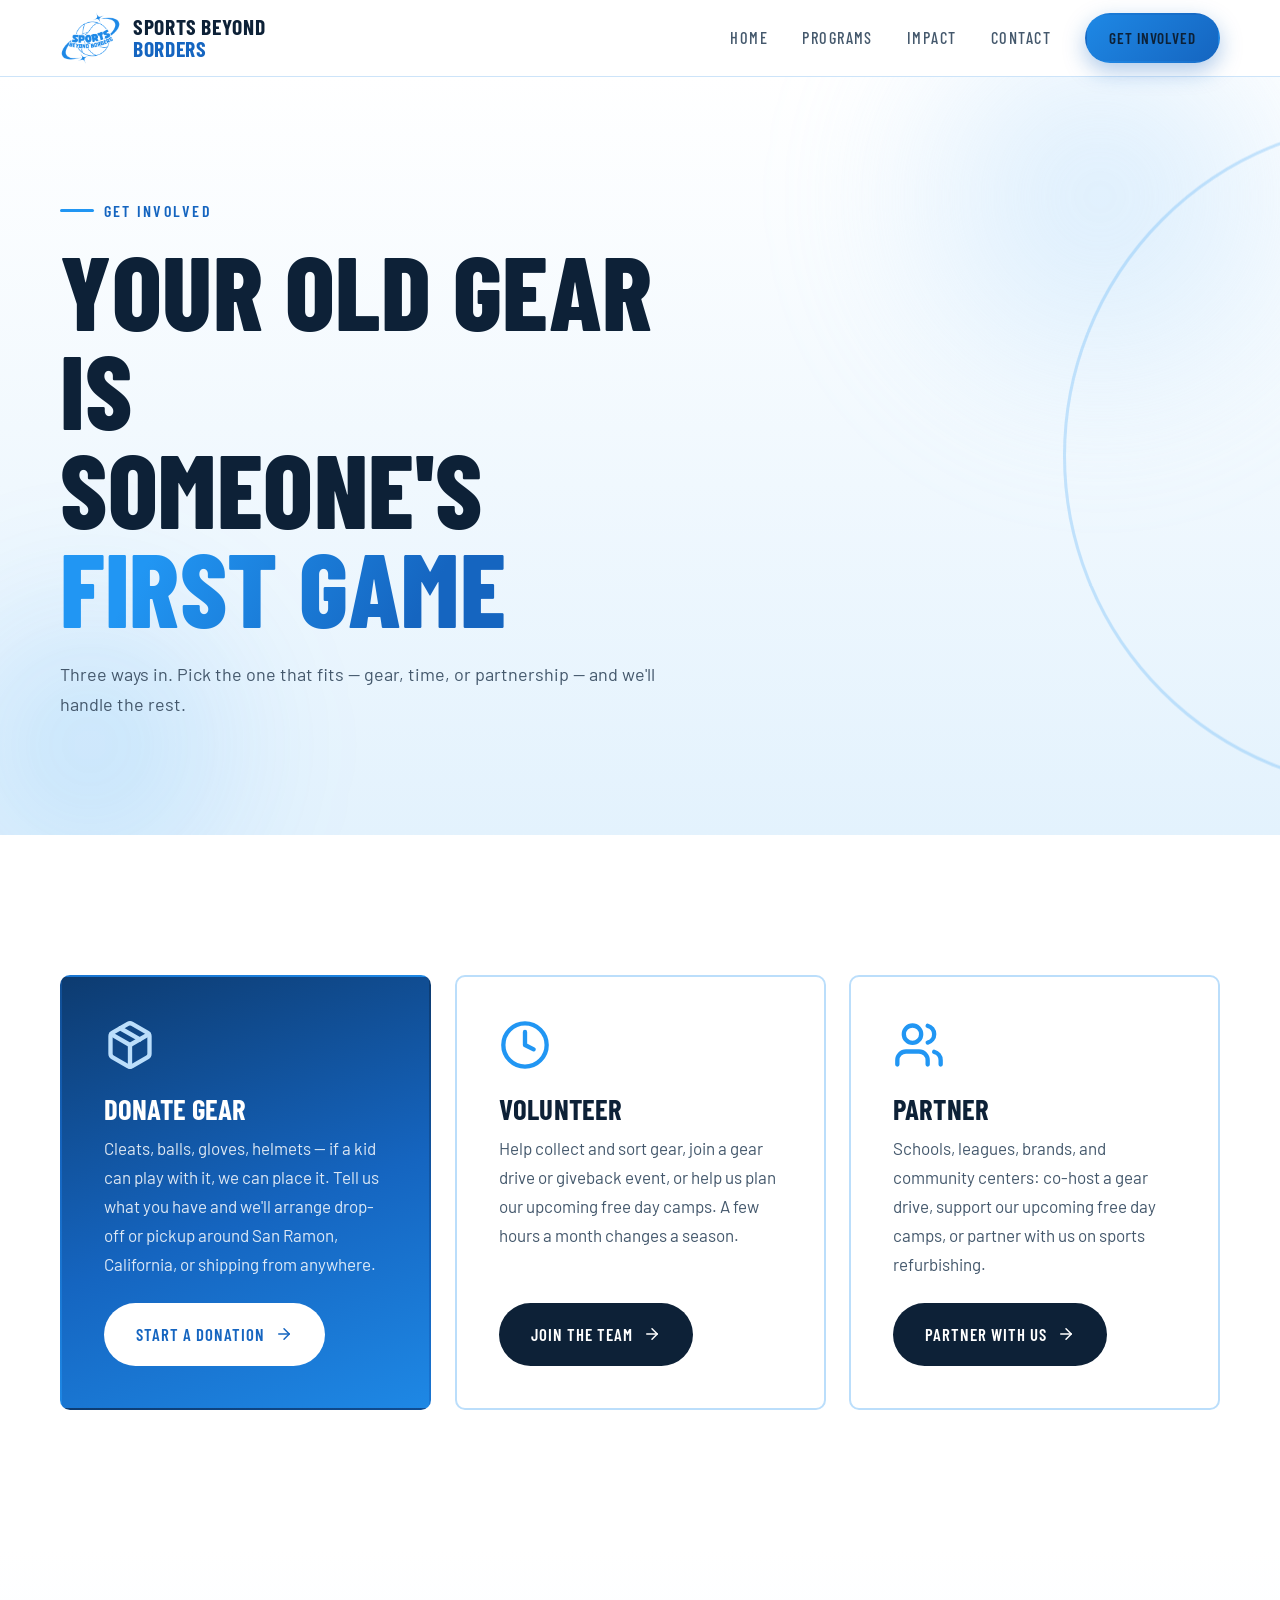
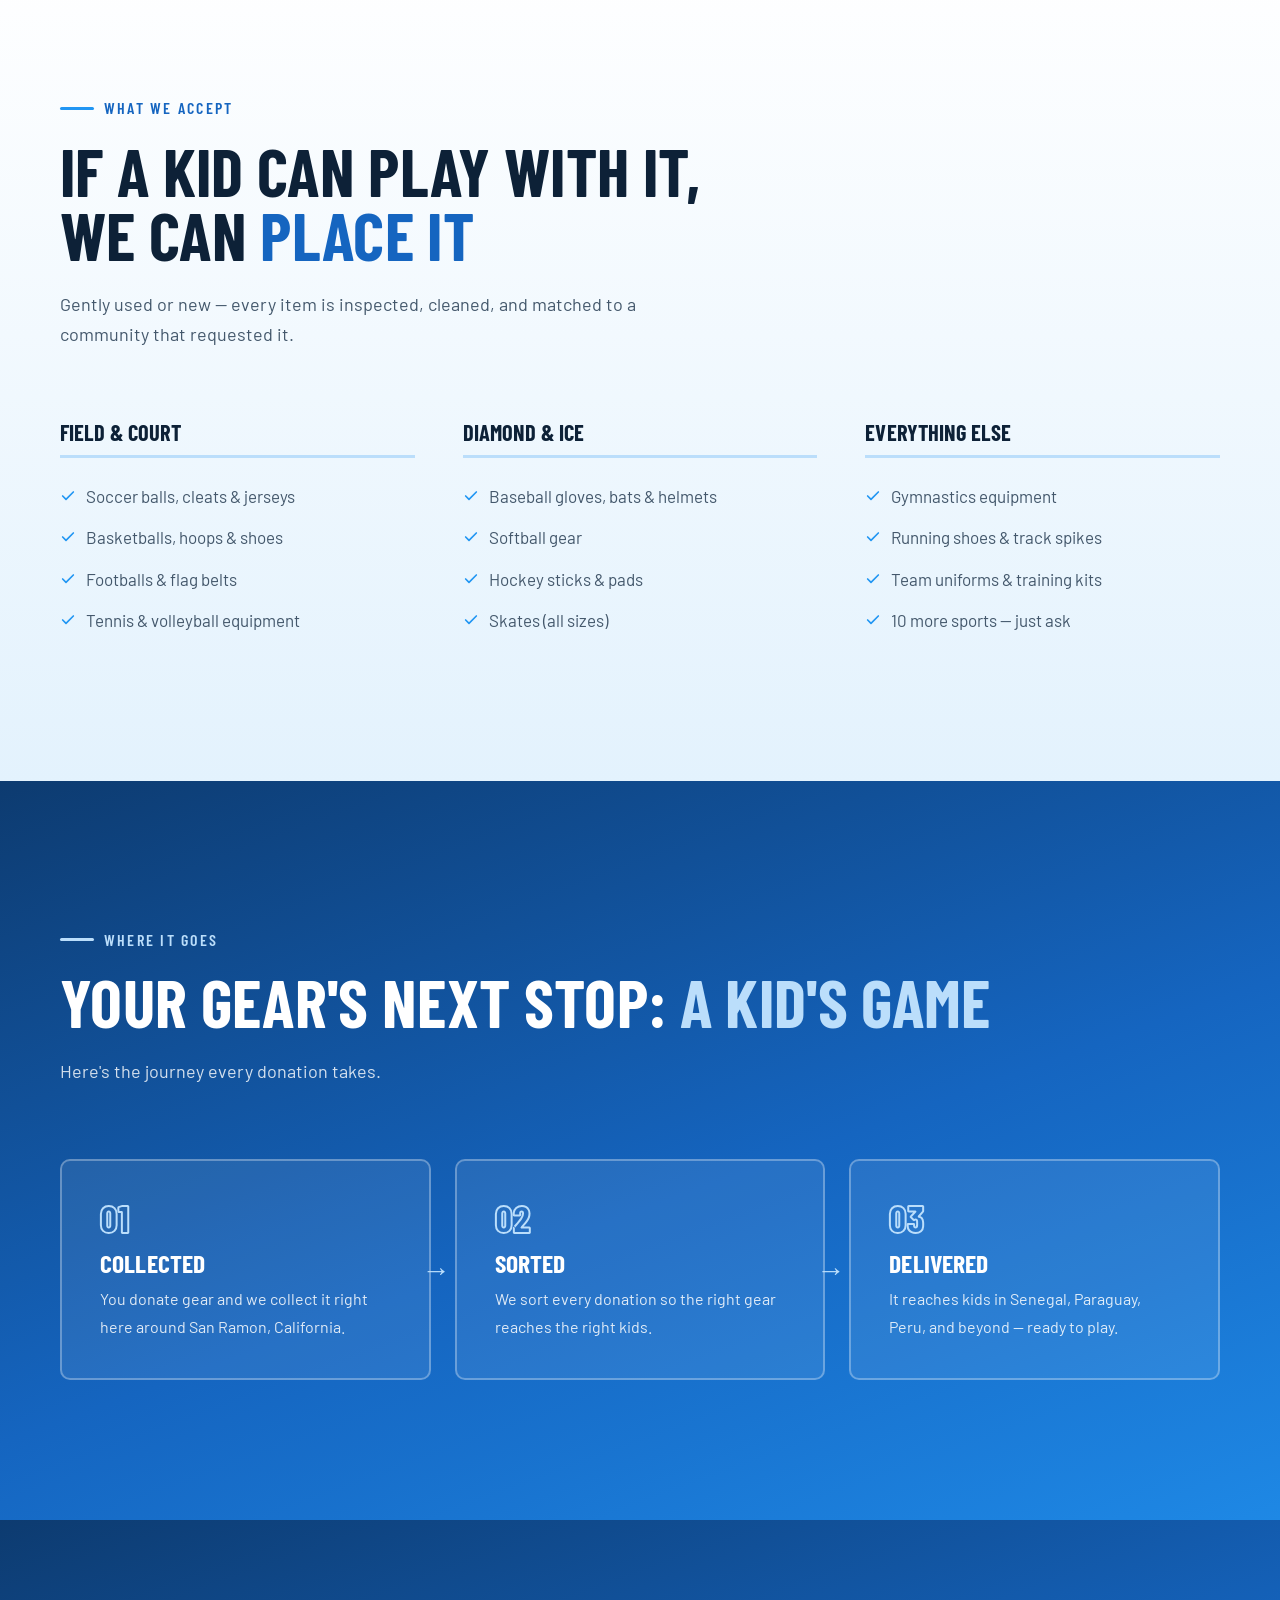
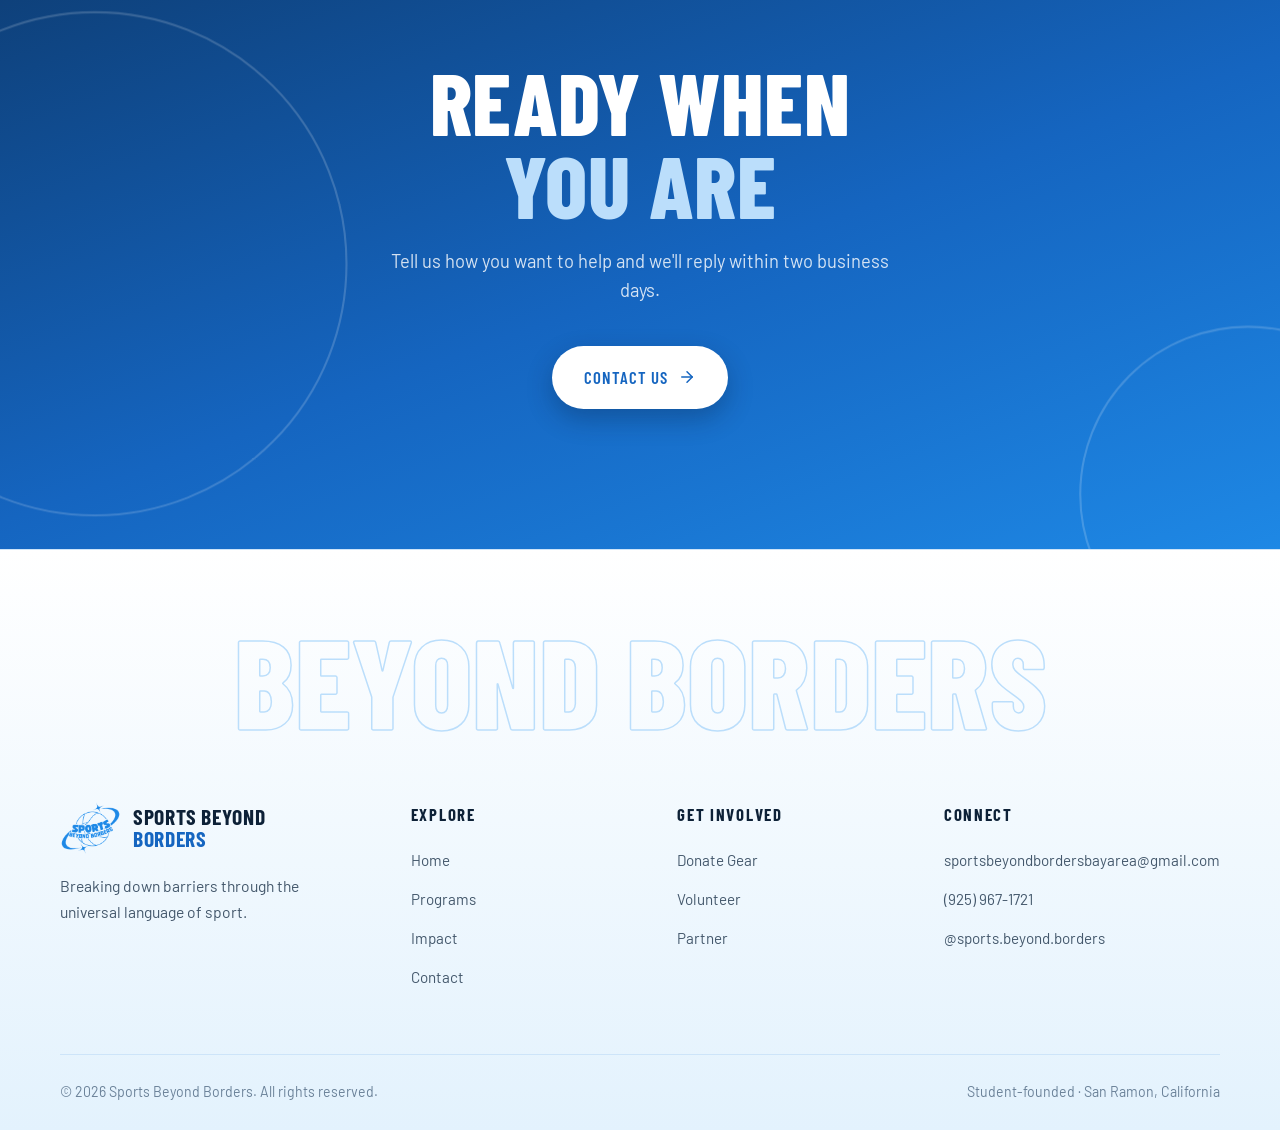
<file: donate.html>
<!DOCTYPE html>
<html lang="en">
<head>
  <meta charset="UTF-8" />
  <meta name="viewport" content="width=device-width, initial-scale=1.0" />
  <title>Get Involved — Sports Beyond Borders</title>
  <meta name="description" content="Donate sports gear, volunteer your time, or partner with Sports Beyond Borders. See exactly what we accept and where your gear goes." />
  <meta property="og:title" content="Get Involved — Sports Beyond Borders" />
  <meta property="og:description" content="Your old gear is someone's first game. Donate, volunteer, or partner." />
  <meta property="og:type" content="website" />
  <meta property="og:url" content="https://sportsbeyondborders.org/donate.html" />
  <link rel="canonical" href="https://sportsbeyondborders.org/donate.html" />
  <meta property="og:site_name" content="Sports Beyond Borders" />
  <meta property="og:image" content="https://sportsbeyondborders.org/og-image.png" />
  <meta property="og:image:width" content="1200" />
  <meta property="og:image:height" content="630" />
  <meta name="twitter:card" content="summary_large_image" />
  <meta name="twitter:title" content="Get Involved — Sports Beyond Borders" />
  <meta name="twitter:description" content="Donate sports gear, volunteer your time, or partner with Sports Beyond Borders. See exactly what we accept and where your gear goes." />
  <meta name="twitter:image" content="https://sportsbeyondborders.org/og-image.png" />
  <meta name="theme-color" content="#E3F2FD" />
  <link rel="icon" type="image/png" sizes="32x32" href="images/favicon-32.png" />
  <link rel="apple-touch-icon" href="images/apple-touch-icon.png" />
  <link rel="preload" href="fonts/BarlowCondensed-800.woff2" as="font" type="font/woff2" crossorigin />
  <link rel="preload" href="fonts/Barlow-400.woff2" as="font" type="font/woff2" crossorigin />
  <link rel="stylesheet" href="styles.css?v=20261122a" />
</head>
<body>

  <a class="skip-link" href="#main">Skip to main content</a>
  <div class="scroll-progress" aria-hidden="true"></div>

  <!-- NAV -->
  <header class="site-header">
    <div class="container nav-inner">
      <a href="index.html" class="logo" aria-label="Sports Beyond Borders — Home">
        <img class="logo-img" src="images/logo-brand-sm.png" alt="" width="61" height="54" />
        <span>Sports Beyond<br/><em>Borders</em></span>
      </a>
      <nav aria-label="Primary">
        <ul class="nav-links">
          <li><a href="index.html">Home</a></li>
          <li><a href="programs.html">Programs</a></li>
          <li><a href="impact.html">Impact</a></li>
          <li><a href="contact.html">Contact</a></li>
          <li><a href="donate.html" class="btn btn-flame" aria-current="page">Get Involved</a></li>
        </ul>
      </nav>
      <button class="hamburger" aria-label="Toggle menu" aria-expanded="false" aria-controls="mobileMenu">
        <span></span><span></span><span></span>
      </button>
    </div>
    <nav class="mobile-menu" id="mobileMenu" aria-label="Mobile">
      <a href="index.html">Home</a>
      <a href="programs.html">Programs</a>
      <a href="impact.html">Impact</a>
      <a href="contact.html">Contact</a>
      <a href="donate.html" class="btn btn-flame btn-full" aria-current="page">Get Involved</a>
    </nav>
  </header>

  <main id="main">

    <!-- PAGE HERO -->
    <section class="page-hero">
      <div class="hero-court" aria-hidden="true">
        <svg viewBox="0 0 1440 500" preserveAspectRatio="xMidYMid slice" fill="none" stroke="currentColor" stroke-width="2">
          <circle cx="1220" cy="250" r="220"/>
          <circle cx="1220" cy="250" r="70"/>
          <line x1="1220" y1="0" x2="1220" y2="500"/>
          <circle cx="120" cy="460" r="140"/>
        </svg>
      </div>
      <div class="container">
        <span class="kicker">Get Involved</span>
        <h1>Your old gear is<br/>someone's <span class="text-flame">first game</span></h1>
        <p class="section-sub">Three ways in. Pick the one that fits — gear, time, or partnership — and we'll handle the rest.</p>
      </div>
    </section>

    <!-- WAYS TO GIVE -->
    <section class="section">
      <div class="container">
        <div class="ways-grid">
          <div class="way-card featured reveal" id="gear">
            <div class="way-icon">
              <svg viewBox="0 0 24 24" fill="none" stroke="currentColor" stroke-width="2" stroke-linecap="round" stroke-linejoin="round"><path d="m7.5 4.27 9 5.15"/><path d="M21 8a2 2 0 0 0-1-1.73l-7-4a2 2 0 0 0-2 0l-7 4A2 2 0 0 0 3 8v8a2 2 0 0 0 1 1.73l7 4a2 2 0 0 0 2 0l7-4A2 2 0 0 0 21 16Z"/><path d="m3.3 7 8.7 5 8.7-5"/><path d="M12 22V12"/></svg>
            </div>
            <h3>Donate Gear</h3>
            <p>Cleats, balls, gloves, helmets — if a kid can play with it, we can place it. Tell us what you have and we'll arrange drop-off or pickup around San Ramon, California, or shipping from anywhere.</p>
            <a href="contact.html" class="btn btn-flame">Start A Donation
              <svg viewBox="0 0 24 24" fill="none" stroke="currentColor" stroke-width="2" stroke-linecap="round" stroke-linejoin="round" aria-hidden="true"><path d="M5 12h14"/><path d="m12 5 7 7-7 7"/></svg>
            </a>
          </div>
          <div class="way-card reveal" style="--d:.1s" id="volunteer">
            <div class="way-icon">
              <svg viewBox="0 0 24 24" fill="none" stroke="currentColor" stroke-width="2" stroke-linecap="round" stroke-linejoin="round"><circle cx="12" cy="12" r="10"/><polyline points="12 6 12 12 16 14"/></svg>
            </div>
            <h3>Volunteer</h3>
            <p>Help collect and sort gear, join a gear drive or giveback event, or help us plan our upcoming free day camps. A few hours a month changes a season.</p>
            <a href="contact.html" class="btn btn-blue">Join The Team
              <svg viewBox="0 0 24 24" fill="none" stroke="currentColor" stroke-width="2" stroke-linecap="round" stroke-linejoin="round" aria-hidden="true"><path d="M5 12h14"/><path d="m12 5 7 7-7 7"/></svg>
            </a>
          </div>
          <div class="way-card reveal" style="--d:.2s" id="partner">
            <div class="way-icon">
              <svg viewBox="0 0 24 24" fill="none" stroke="currentColor" stroke-width="2" stroke-linecap="round" stroke-linejoin="round"><path d="M16 21v-2a4 4 0 0 0-4-4H6a4 4 0 0 0-4 4v2"/><circle cx="9" cy="7" r="4"/><path d="M22 21v-2a4 4 0 0 0-3-3.87"/><path d="M16 3.13a4 4 0 0 1 0 7.75"/></svg>
            </div>
            <h3>Partner</h3>
            <p>Schools, leagues, brands, and community centers: co-host a gear drive, support our upcoming free day camps, or partner with us on sports refurbishing.</p>
            <a href="contact.html" class="btn btn-blue">Partner With Us
              <svg viewBox="0 0 24 24" fill="none" stroke="currentColor" stroke-width="2" stroke-linecap="round" stroke-linejoin="round" aria-hidden="true"><path d="M5 12h14"/><path d="m12 5 7 7-7 7"/></svg>
            </a>
          </div>
        </div>
      </div>
    </section>

    <!-- WHAT WE ACCEPT -->
    <section class="section section-ice">
      <div class="container">
        <div class="section-header">
          <span class="kicker">What We Accept</span>
          <h2 class="section-title">If a kid can play with it,<br/>we can <span class="text-blue">place it</span></h2>
          <p class="section-sub">Gently used or new — every item is inspected, cleaned, and matched to a community that requested it.</p>
        </div>
        <div class="gear-columns">
          <div class="gear-col reveal">
            <h3>Field &amp; Court</h3>
            <ul>
              <li><svg viewBox="0 0 24 24" fill="none" stroke="currentColor" stroke-width="2.5" stroke-linecap="round" stroke-linejoin="round" aria-hidden="true"><path d="M20 6 9 17l-5-5"/></svg>Soccer balls, cleats &amp; jerseys</li>
              <li><svg viewBox="0 0 24 24" fill="none" stroke="currentColor" stroke-width="2.5" stroke-linecap="round" stroke-linejoin="round" aria-hidden="true"><path d="M20 6 9 17l-5-5"/></svg>Basketballs, hoops &amp; shoes</li>
              <li><svg viewBox="0 0 24 24" fill="none" stroke="currentColor" stroke-width="2.5" stroke-linecap="round" stroke-linejoin="round" aria-hidden="true"><path d="M20 6 9 17l-5-5"/></svg>Footballs &amp; flag belts</li>
              <li><svg viewBox="0 0 24 24" fill="none" stroke="currentColor" stroke-width="2.5" stroke-linecap="round" stroke-linejoin="round" aria-hidden="true"><path d="M20 6 9 17l-5-5"/></svg>Tennis &amp; volleyball equipment</li>
            </ul>
          </div>
          <div class="gear-col reveal" style="--d:.1s">
            <h3>Diamond &amp; Ice</h3>
            <ul>
              <li><svg viewBox="0 0 24 24" fill="none" stroke="currentColor" stroke-width="2.5" stroke-linecap="round" stroke-linejoin="round" aria-hidden="true"><path d="M20 6 9 17l-5-5"/></svg>Baseball gloves, bats &amp; helmets</li>
              <li><svg viewBox="0 0 24 24" fill="none" stroke="currentColor" stroke-width="2.5" stroke-linecap="round" stroke-linejoin="round" aria-hidden="true"><path d="M20 6 9 17l-5-5"/></svg>Softball gear</li>
              <li><svg viewBox="0 0 24 24" fill="none" stroke="currentColor" stroke-width="2.5" stroke-linecap="round" stroke-linejoin="round" aria-hidden="true"><path d="M20 6 9 17l-5-5"/></svg>Hockey sticks &amp; pads</li>
              <li><svg viewBox="0 0 24 24" fill="none" stroke="currentColor" stroke-width="2.5" stroke-linecap="round" stroke-linejoin="round" aria-hidden="true"><path d="M20 6 9 17l-5-5"/></svg>Skates (all sizes)</li>
            </ul>
          </div>
          <div class="gear-col reveal" style="--d:.2s">
            <h3>Everything Else</h3>
            <ul>
              <li><svg viewBox="0 0 24 24" fill="none" stroke="currentColor" stroke-width="2.5" stroke-linecap="round" stroke-linejoin="round" aria-hidden="true"><path d="M20 6 9 17l-5-5"/></svg>Gymnastics equipment</li>
              <li><svg viewBox="0 0 24 24" fill="none" stroke="currentColor" stroke-width="2.5" stroke-linecap="round" stroke-linejoin="round" aria-hidden="true"><path d="M20 6 9 17l-5-5"/></svg>Running shoes &amp; track spikes</li>
              <li><svg viewBox="0 0 24 24" fill="none" stroke="currentColor" stroke-width="2.5" stroke-linecap="round" stroke-linejoin="round" aria-hidden="true"><path d="M20 6 9 17l-5-5"/></svg>Team uniforms &amp; training kits</li>
              <li><svg viewBox="0 0 24 24" fill="none" stroke="currentColor" stroke-width="2.5" stroke-linecap="round" stroke-linejoin="round" aria-hidden="true"><path d="M20 6 9 17l-5-5"/></svg>10 more sports — just ask</li>
            </ul>
          </div>
        </div>
      </div>
    </section>

    <!-- WHERE IT GOES -->
    <section class="section section-dark" aria-label="Where your gear goes">
      <div class="container">
        <div class="section-header">
          <span class="kicker">Where It Goes</span>
          <h2 class="section-title">Your gear's next stop: <span class="text-flame">a kid's game</span></h2>
          <p class="section-sub">Here's the journey every donation takes.</p>
        </div>
        <div class="flow-steps">
          <div class="flow-step reveal"><span class="flow-num">01</span><h3>Collected</h3><p>You donate gear and we collect it right here around San Ramon, California.</p></div>
          <div class="flow-step reveal" style="--d:.1s"><span class="flow-num">02</span><h3>Sorted</h3><p>We sort every donation so the right gear reaches the right kids.</p></div>
          <div class="flow-step reveal" style="--d:.2s"><span class="flow-num">03</span><h3>Delivered</h3><p>It reaches kids in Senegal, Paraguay, Peru, and beyond &mdash; ready to play.</p></div>
        </div>
      </div>
    </section>

    <!-- CTA -->
    <section class="cta-banner">
      <div class="hero-court" aria-hidden="true">
        <svg viewBox="0 0 1440 600" preserveAspectRatio="xMidYMid slice" fill="none" stroke="currentColor" stroke-width="2">
          <circle cx="200" cy="300" r="240"/>
          <circle cx="1300" cy="520" r="160"/>
        </svg>
      </div>
      <div class="container cta-inner">
        <h2 class="reveal">Ready when<br/><span class="text-flame">you are</span></h2>
        <p class="reveal" style="--d:.1s">Tell us how you want to help and we'll reply within two business days.</p>
        <div class="cta-actions reveal" style="--d:.2s">
          <a href="contact.html" class="btn btn-flame">Contact Us
            <svg viewBox="0 0 24 24" fill="none" stroke="currentColor" stroke-width="2" stroke-linecap="round" stroke-linejoin="round" aria-hidden="true"><path d="M5 12h14"/><path d="m12 5 7 7-7 7"/></svg>
          </a>
        </div>
      </div>
    </section>

  </main>

  <!-- FOOTER -->
  <footer class="site-footer">
    <div class="footer-word" aria-hidden="true">Beyond Borders</div>
    <div class="container">
      <div class="footer-inner">
        <div class="footer-brand">
          <a href="index.html" class="logo" aria-label="Sports Beyond Borders — Home">
            <img class="logo-img" src="images/logo-brand-sm.png" alt="" width="61" height="54" />
            <span>Sports Beyond<br/><em>Borders</em></span>
          </a>
          <p>Breaking down barriers through the universal language of sport.</p>
        </div>
        <div class="footer-col">
          <h4>Explore</h4>
          <ul>
            <li><a href="index.html">Home</a></li>
            <li><a href="programs.html">Programs</a></li>
            <li><a href="impact.html">Impact</a></li>
            <li><a href="contact.html">Contact</a></li>
          </ul>
        </div>
        <div class="footer-col">
          <h4>Get Involved</h4>
          <ul>
            <li><a href="donate.html">Donate Gear</a></li>
            <li><a href="donate.html#volunteer">Volunteer</a></li>
            <li><a href="donate.html#partner">Partner</a></li>
          </ul>
        </div>
        <div class="footer-col">
          <h4>Connect</h4>
          <ul>
            <li><a href="mailto:sportsbeyondbordersbayarea@gmail.com">sportsbeyondbordersbayarea@gmail.com</a></li>
            <li><a href="tel:+19259671721">(925) 967-1721</a></li>
            <li><a href="https://www.instagram.com/sports.beyond.borders/" target="_blank" rel="noopener" aria-label="Instagram: @sports.beyond.borders">@sports.beyond.borders</a></li>
          </ul>
        </div>
      </div>
      <div class="footer-bottom">
        <p>© 2026 Sports Beyond Borders. All rights reserved.</p>
        <p>Student-founded · San Ramon, California</p>
      </div>
    </div>
  </footer>

  <script src="script.js?v=20261122a" defer></script>
</body>
</html>
</file>
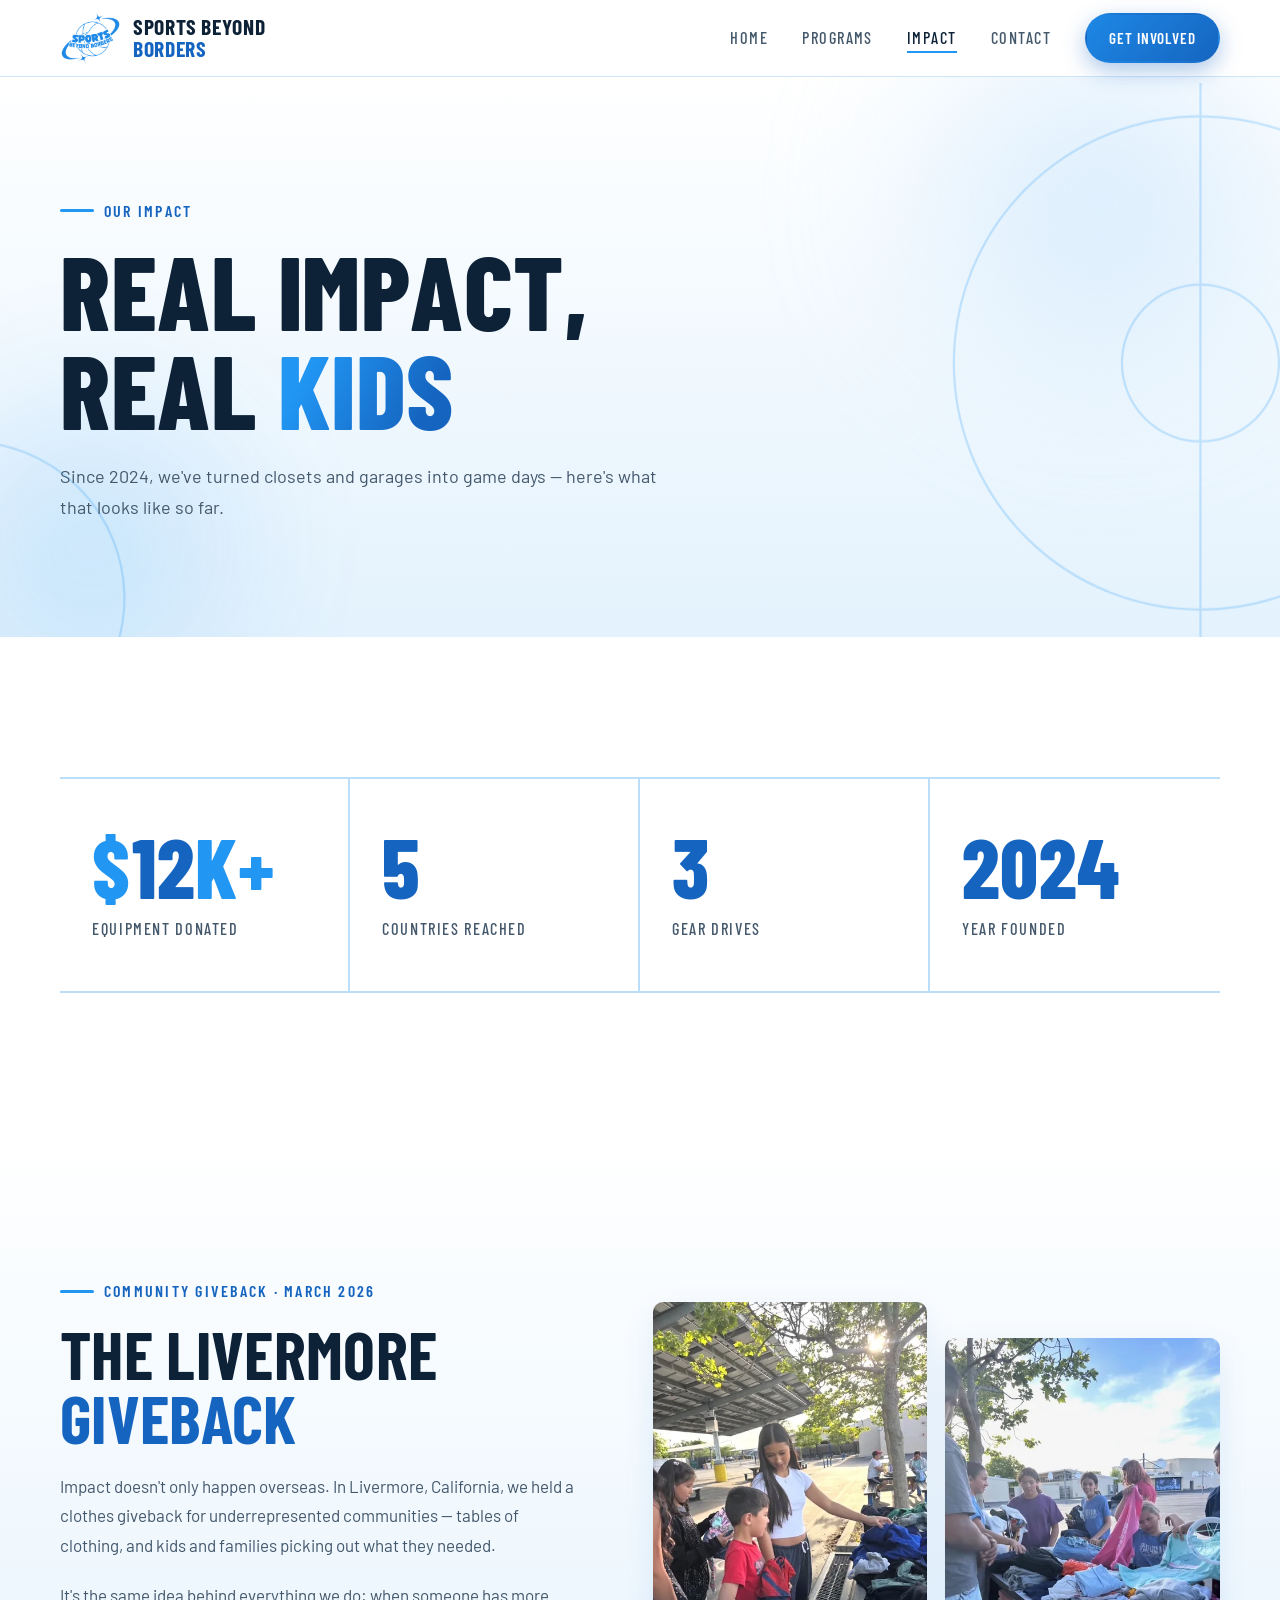
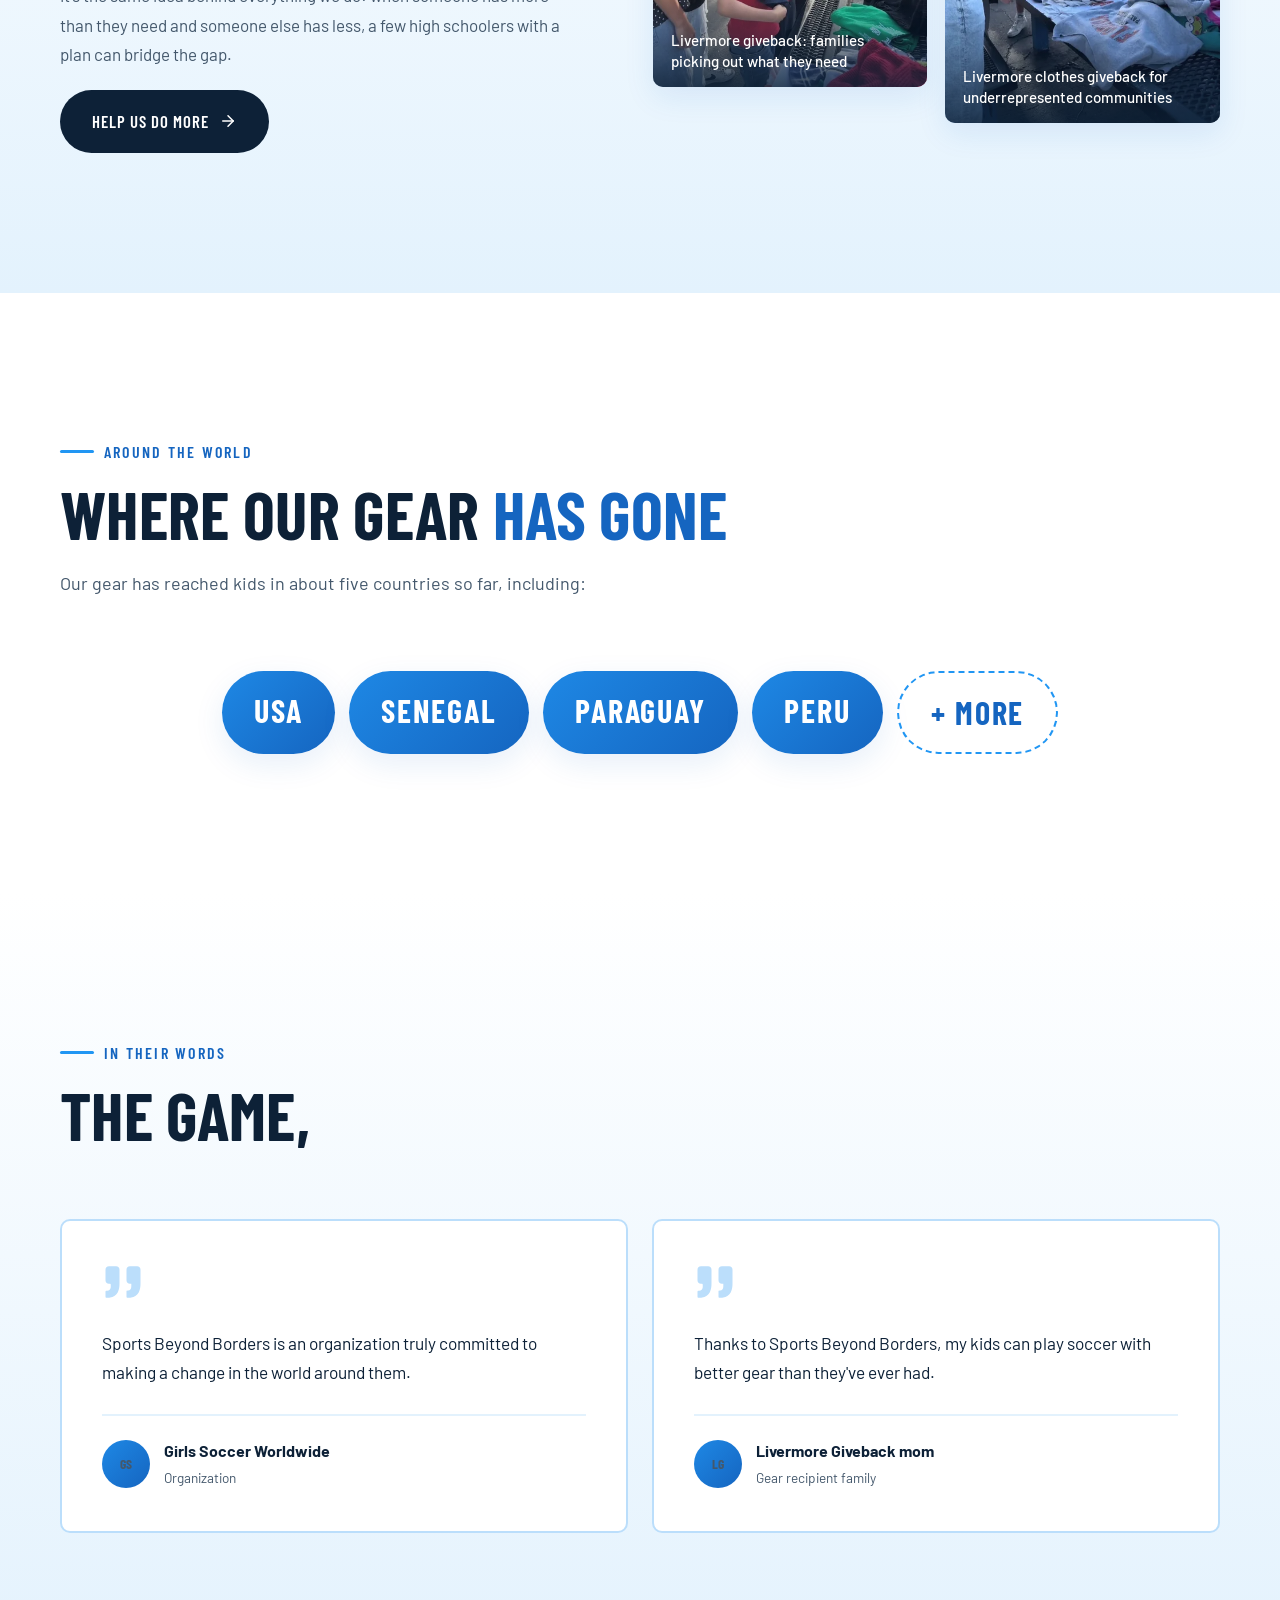
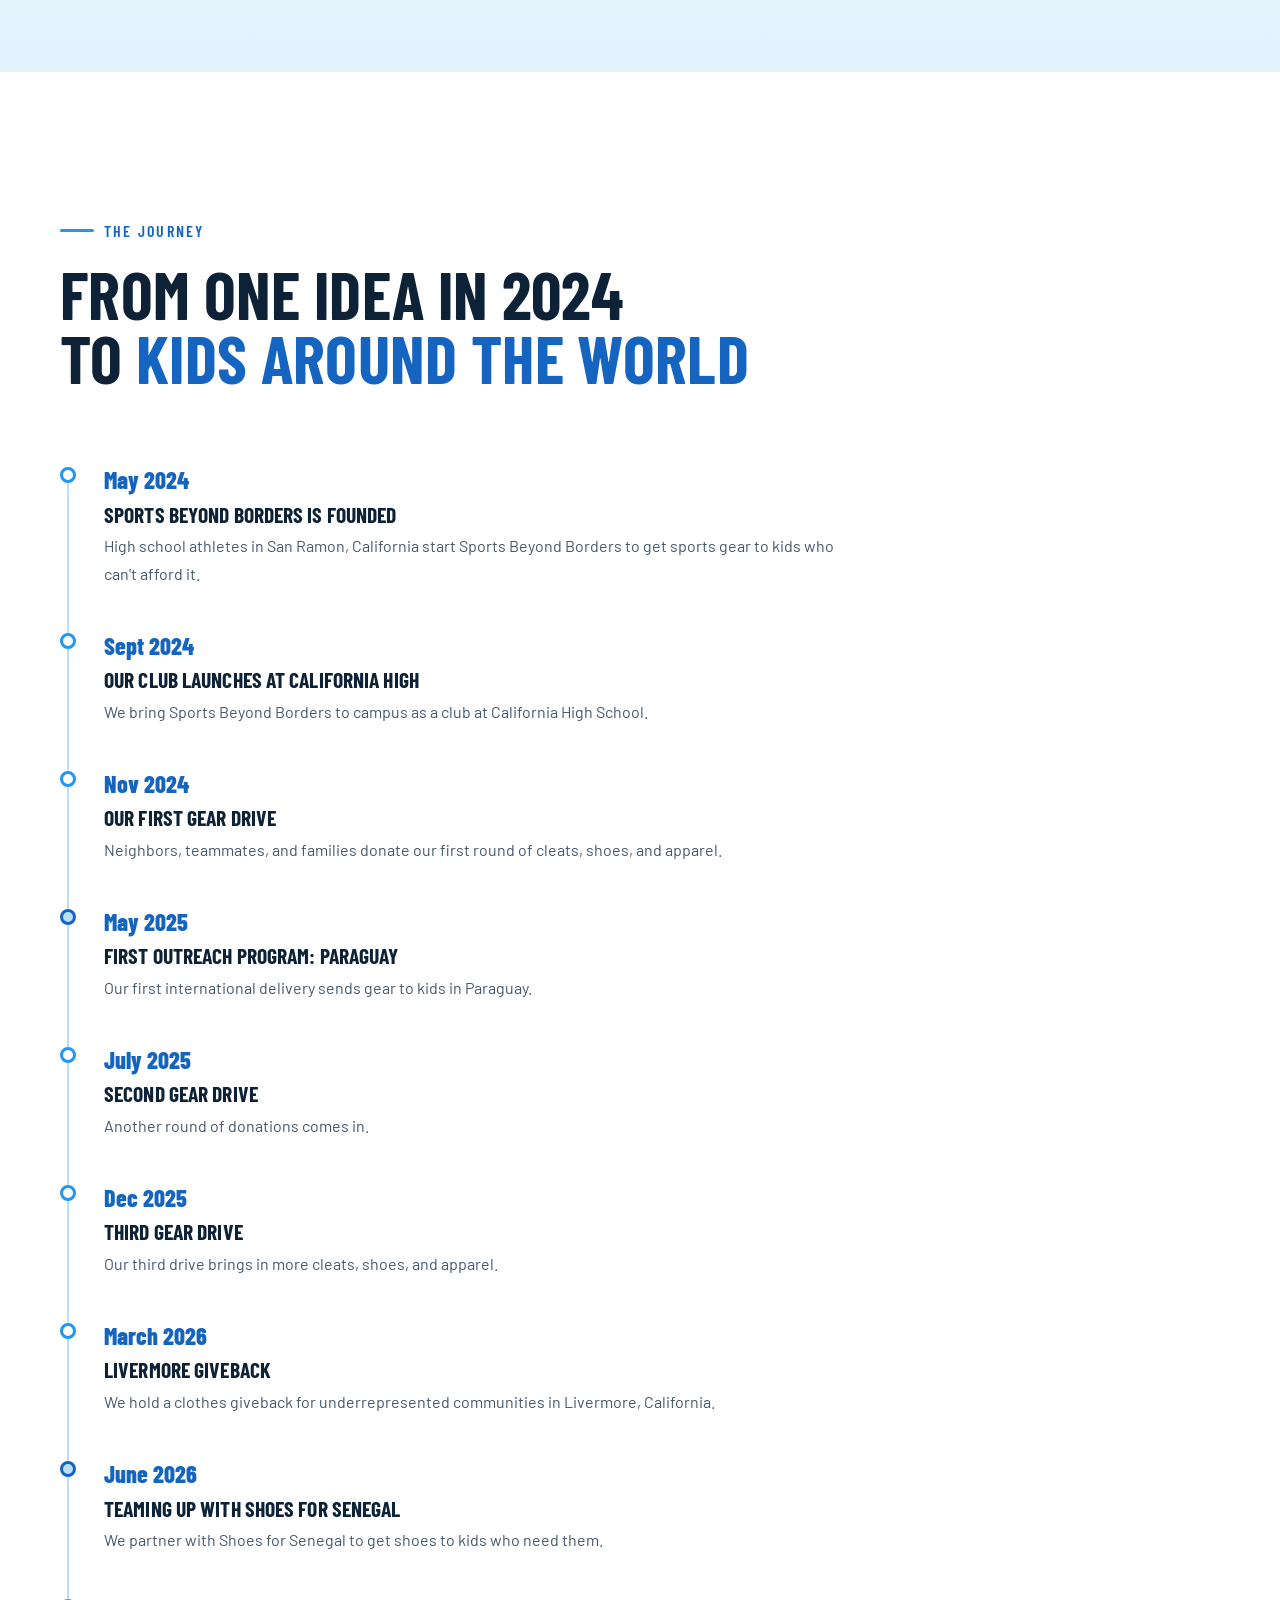
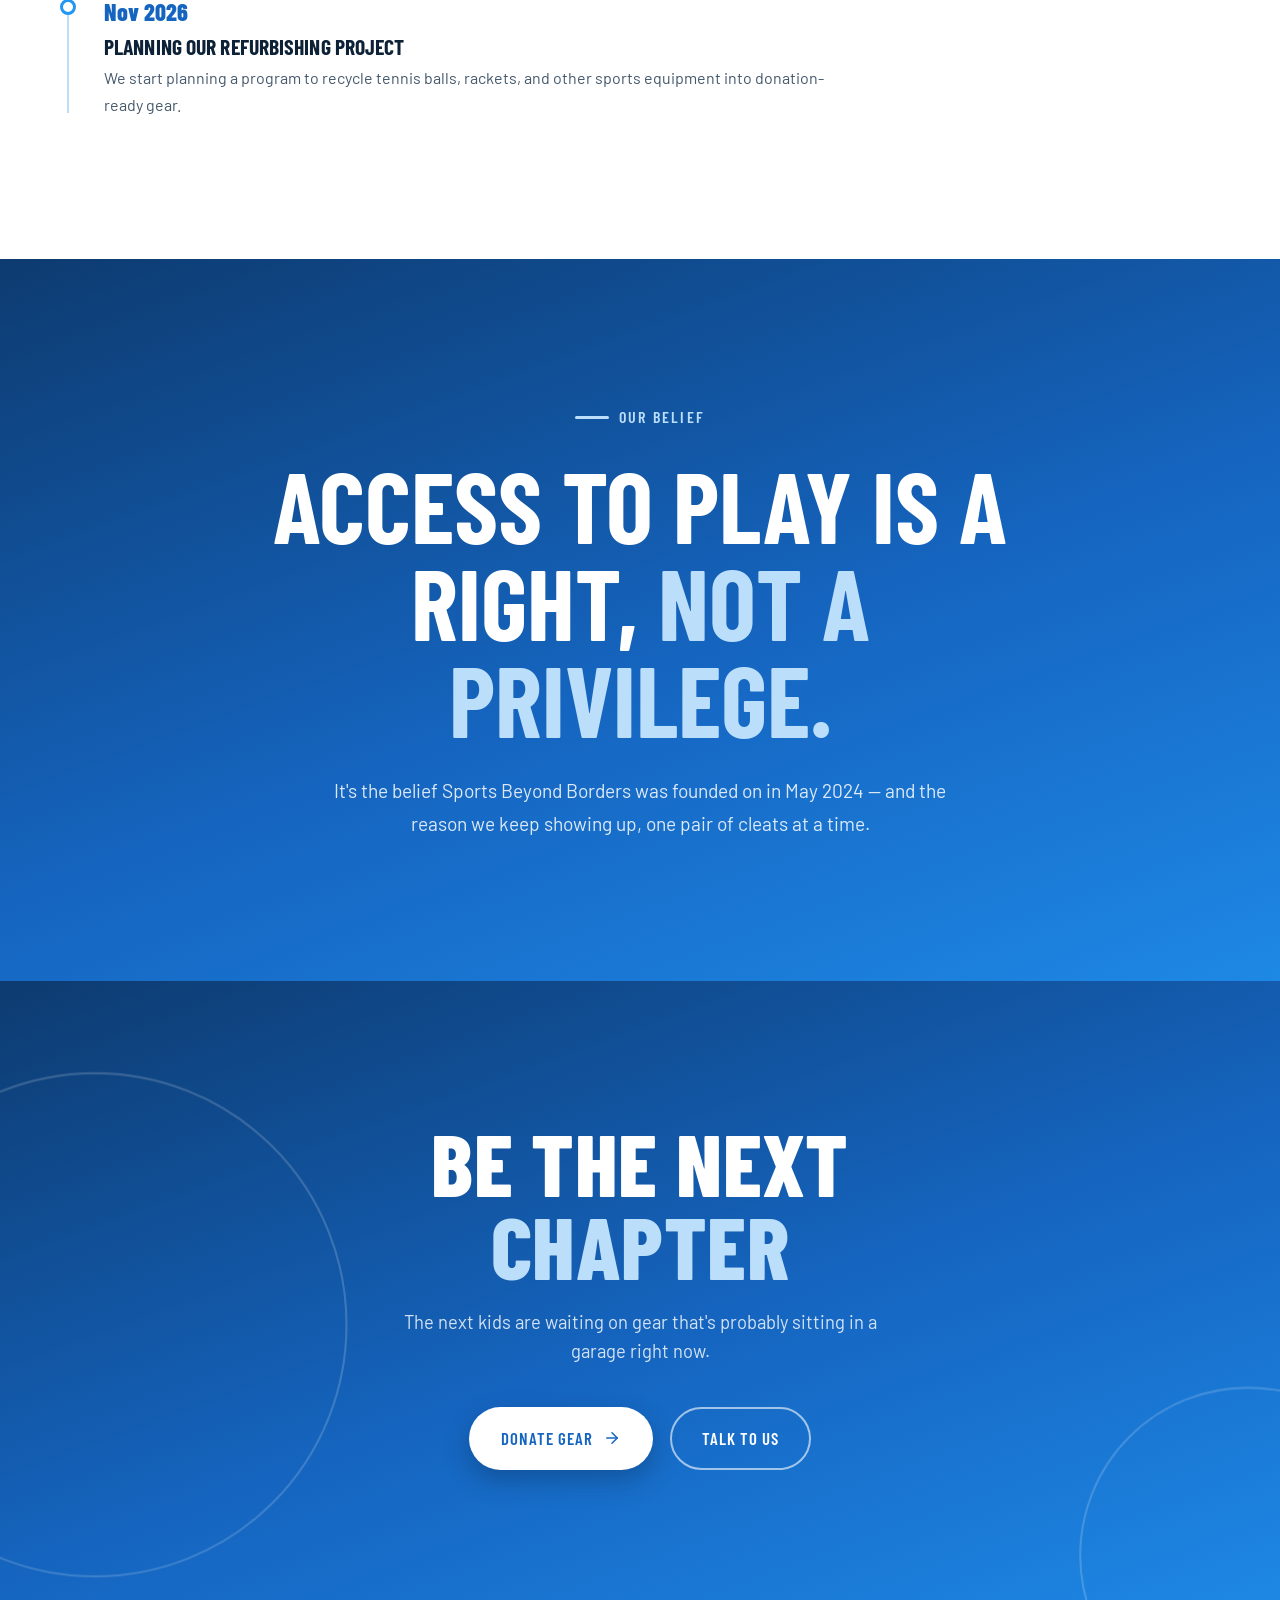
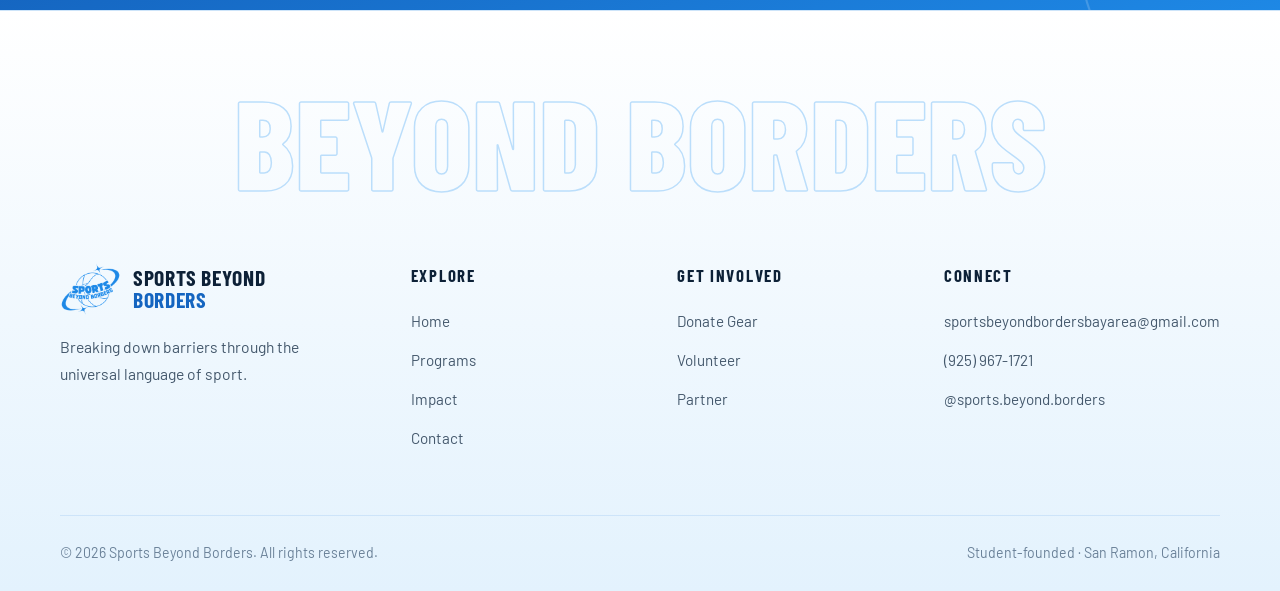
<file: impact.html>
<!DOCTYPE html>
<html lang="en">
<head>
  <meta charset="UTF-8" />
  <meta name="viewport" content="width=device-width, initial-scale=1.0" />
  <title>Impact — Sports Beyond Borders</title>
  <meta name="description" content="Since 2024: over $12K in sports equipment donated to kids in Senegal, Paraguay, Peru and beyond, plus giveback events in our own community." />
  <meta property="og:title" content="Impact — Sports Beyond Borders" />
  <meta property="og:description" content="Real impact since 2024 — gear donated across about 5 countries." />
  <meta property="og:type" content="website" />
  <meta property="og:url" content="https://sportsbeyondborders.org/impact.html" />
  <link rel="canonical" href="https://sportsbeyondborders.org/impact.html" />
  <meta property="og:site_name" content="Sports Beyond Borders" />
  <meta property="og:image" content="https://sportsbeyondborders.org/og-image.png" />
  <meta property="og:image:width" content="1200" />
  <meta property="og:image:height" content="630" />
  <meta name="twitter:card" content="summary_large_image" />
  <meta name="twitter:title" content="Impact — Sports Beyond Borders" />
  <meta name="twitter:description" content="Since 2024: over $12K in sports equipment donated to kids in Senegal, Paraguay, Peru and beyond, plus giveback events in our own community." />
  <meta name="twitter:image" content="https://sportsbeyondborders.org/og-image.png" />
  <meta name="theme-color" content="#E3F2FD" />
  <link rel="icon" type="image/png" sizes="32x32" href="images/favicon-32.png" />
  <link rel="apple-touch-icon" href="images/apple-touch-icon.png" />
  <link rel="preload" href="fonts/BarlowCondensed-800.woff2" as="font" type="font/woff2" crossorigin />
  <link rel="preload" href="fonts/Barlow-400.woff2" as="font" type="font/woff2" crossorigin />
  <link rel="stylesheet" href="styles.css?v=20261122a" />
</head>
<body>

  <a class="skip-link" href="#main">Skip to main content</a>
  <div class="scroll-progress" aria-hidden="true"></div>

  <!-- NAV -->
  <header class="site-header">
    <div class="container nav-inner">
      <a href="index.html" class="logo" aria-label="Sports Beyond Borders — Home">
        <img class="logo-img" src="images/logo-brand-sm.png" alt="" width="61" height="54" />
        <span>Sports Beyond<br/><em>Borders</em></span>
      </a>
      <nav aria-label="Primary">
        <ul class="nav-links">
          <li><a href="index.html">Home</a></li>
          <li><a href="programs.html">Programs</a></li>
          <li><a href="impact.html" aria-current="page">Impact</a></li>
          <li><a href="contact.html">Contact</a></li>
          <li><a href="donate.html" class="btn btn-flame">Get Involved</a></li>
        </ul>
      </nav>
      <button class="hamburger" aria-label="Toggle menu" aria-expanded="false" aria-controls="mobileMenu">
        <span></span><span></span><span></span>
      </button>
    </div>
    <nav class="mobile-menu" id="mobileMenu" aria-label="Mobile">
      <a href="index.html">Home</a>
      <a href="programs.html">Programs</a>
      <a href="impact.html" aria-current="page">Impact</a>
      <a href="contact.html">Contact</a>
      <a href="donate.html" class="btn btn-flame btn-full">Get Involved</a>
    </nav>
  </header>

  <main id="main">

    <!-- PAGE HERO -->
    <section class="page-hero">
      <div class="hero-court" aria-hidden="true">
        <svg viewBox="0 0 1440 500" preserveAspectRatio="xMidYMid slice" fill="none" stroke="currentColor" stroke-width="2">
          <circle cx="1220" cy="250" r="220"/><circle cx="1220" cy="250" r="70"/><line x1="1220" y1="0" x2="1220" y2="500"/><circle cx="120" cy="460" r="140"/>
        </svg>
      </div>
      <div class="container">
        <span class="kicker">Our Impact</span>
        <h1>Real impact,<br/>real <span class="text-flame">kids</span></h1>
        <p class="section-sub">Since 2024, we've turned closets and garages into game days &mdash; here's what that looks like so far.</p>
      </div>
    </section>

    <!-- STATS -->
    <section class="section" aria-label="Impact statistics">
      <div class="container">
        <div class="stats-grid">
          <div class="stat-item reveal">
            <span class="stat-number"><span class="prefix">$</span><span class="count" data-target="12">0</span><span class="suffix">K+</span></span>
            <span class="stat-label">Equipment Donated</span>
          </div>
          <div class="stat-item reveal" style="--d:0.08s">
            <span class="stat-number"><span class="count" data-target="5">0</span></span>
            <span class="stat-label">Countries Reached</span>
          </div>
          <div class="stat-item reveal" style="--d:0.16s">
            <span class="stat-number"><span class="count" data-target="3">0</span></span>
            <span class="stat-label">Gear Drives</span>
          </div>
          <div class="stat-item reveal" style="--d:0.24s">
            <span class="stat-number"><span>2024</span></span>
            <span class="stat-label">Year Founded</span>
          </div>
        </div>
      </div>
    </section>

    <!-- LIVERMORE GIVEBACK -->
    <section class="section section-ice" id="livermore">
      <div class="container feature-grid">
        <div class="feature-text">
          <span class="kicker">Community Giveback · March 2026</span>
          <h2 class="section-title">The Livermore <span class="text-blue">giveback</span></h2>
          <p>
            Impact doesn't only happen overseas. In Livermore, California, we held a clothes giveback for
            underrepresented communities &mdash; tables of clothing, and kids and families picking out what they needed.
          </p>
          <p>
            It's the same idea behind everything we do: when someone has more than they need and someone else
            has less, a few high schoolers with a plan can bridge the gap.
          </p>
          <a href="donate.html" class="btn btn-blue">Help Us Do More
            <svg viewBox="0 0 24 24" fill="none" stroke="currentColor" stroke-width="2" stroke-linecap="round" stroke-linejoin="round" aria-hidden="true"><path d="M5 12h14"/><path d="m12 5 7 7-7 7"/></svg>
          </a>
        </div>
        <div class="feature-photos">
          <figure class="photo reveal "><img src="images/photos/livermore-a-900.webp" srcset="images/photos/livermore-a-480.webp 480w, images/photos/livermore-a-900.webp 900w" sizes="(max-width: 768px) 50vw, 300px" width="900" height="1266" alt="A volunteer helps a boy and two girls pick out clothes at a giveback table in Livermore" loading="lazy" decoding="async" /><figcaption>Livermore giveback: families picking out what they need</figcaption></figure>
          <figure class="photo reveal " style="--d:0.1s"><img src="images/photos/livermore-b-900.webp" srcset="images/photos/livermore-b-480.webp 480w, images/photos/livermore-b-900.webp 900w" sizes="(max-width: 768px) 50vw, 300px" width="900" height="1272" alt="Kids and volunteers sorting and choosing clothes at an outdoor giveback table in Livermore" loading="lazy" decoding="async" /><figcaption>Livermore clothes giveback for underrepresented communities</figcaption></figure>
        </div>
      </div>
    </section>

    <!-- WHERE THE GEAR GOES -->
    <section class="section">
      <div class="container">
        <div class="section-header">
          <span class="kicker">Around The World</span>
          <h2 class="section-title">Where our gear <span class="text-blue">has gone</span></h2>
          <p class="section-sub">Our gear has reached kids in about five countries so far, including:</p>
        </div>
        <ul class="country-chips reveal">
          <li>USA</li><li>Senegal</li><li>Paraguay</li><li>Peru</li><li class="more">+ more</li>
        </ul>
      </div>
    </section>

    <!-- VOICES -->
    <section class="section section-ice" aria-label="What people say">
      <div class="container">
        <div class="section-header">
          <span class="kicker">In Their Words</span>
          <h2 class="section-title">The game, <span class="text-outline">changed</span></h2>
        </div>
        <div class="stories-grid stories-two">
          <article class="story-card reveal">
            <svg class="quote-mark" viewBox="0 0 24 24" fill="currentColor" aria-hidden="true"><path d="M3 21c3 0 7-1 7-8V5c0-1.25-.756-2.017-2-2H4c-1.25 0-2 .75-2 1.972V11c0 1.25.75 2 2 2 1 0 1 0 1 1v1c0 1-1 2-2 2s-1 .008-1 1.031V20c0 1 0 1 1 1z"/><path d="M15 21c3 0 7-1 7-8V5c0-1.25-.757-2.017-2-2h-4c-1.25 0-2 .75-2 1.972V11c0 1.25.75 2 2 2h.75c0 2.25.25 4-2.75 4v3c0 1 0 1 1 1z"/></svg>
            <blockquote>
              Sports Beyond Borders is an organization truly committed to making a change in the world around them.
            </blockquote>
            <div class="story-author">
              <span class="author-avatar" aria-hidden="true">GS</span>
              <div>
                <strong>Girls Soccer Worldwide</strong>
                <span>Organization</span>
              </div>
            </div>
          </article>
          <article class="story-card reveal" style="--d:.1s">
            <svg class="quote-mark" viewBox="0 0 24 24" fill="currentColor" aria-hidden="true"><path d="M3 21c3 0 7-1 7-8V5c0-1.25-.756-2.017-2-2H4c-1.25 0-2 .75-2 1.972V11c0 1.25.75 2 2 2 1 0 1 0 1 1v1c0 1-1 2-2 2s-1 .008-1 1.031V20c0 1 0 1 1 1z"/><path d="M15 21c3 0 7-1 7-8V5c0-1.25-.757-2.017-2-2h-4c-1.25 0-2 .75-2 1.972V11c0 1.25.75 2 2 2h.75c0 2.25.25 4-2.75 4v3c0 1 0 1 1 1z"/></svg>
            <blockquote>
              Thanks to Sports Beyond Borders, my kids can play soccer with better gear than they've ever had.
            </blockquote>
            <div class="story-author">
              <span class="author-avatar" aria-hidden="true">LG</span>
              <div>
                <strong>Livermore Giveback mom</strong>
                <span>Gear recipient family</span>
              </div>
            </div>
          </article>
        </div>
      </div>
    </section>

    <!-- TIMELINE -->
    <section class="section">
      <div class="container">
        <div class="section-header">
          <span class="kicker">The Journey</span>
          <h2 class="section-title">From one idea in 2024<br/>to <span class="text-blue">kids around the world</span></h2>
        </div>
        <div class="timeline">
          <div class="timeline-item reveal">
            <span class="timeline-year">May 2024</span>
            <h3>Sports Beyond Borders is founded</h3>
            <p>High school athletes in San Ramon, California start Sports Beyond Borders to get sports gear to kids who can't afford it.</p>
          </div>
          <div class="timeline-item reveal">
            <span class="timeline-year">Sept 2024</span>
            <h3>Our club launches at California High</h3>
            <p>We bring Sports Beyond Borders to campus as a club at California High School.</p>
          </div>
          <div class="timeline-item reveal">
            <span class="timeline-year">Nov 2024</span>
            <h3>Our first gear drive</h3>
            <p>Neighbors, teammates, and families donate our first round of cleats, shoes, and apparel.</p>
          </div>
          <div class="timeline-item flame reveal">
            <span class="timeline-year">May 2025</span>
            <h3>First outreach program: Paraguay</h3>
            <p>Our first international delivery sends gear to kids in Paraguay.</p>
          </div>
          <div class="timeline-item reveal">
            <span class="timeline-year">July 2025</span>
            <h3>Second gear drive</h3>
            <p>Another round of donations comes in.</p>
          </div>
          <div class="timeline-item reveal">
            <span class="timeline-year">Dec 2025</span>
            <h3>Third gear drive</h3>
            <p>Our third drive brings in more cleats, shoes, and apparel.</p>
          </div>
          <div class="timeline-item reveal">
            <span class="timeline-year">March 2026</span>
            <h3>Livermore giveback</h3>
            <p>We hold a clothes giveback for underrepresented communities in Livermore, California.</p>
          </div>
          <div class="timeline-item flame reveal">
            <span class="timeline-year">June 2026</span>
            <h3>Teaming up with Shoes for Senegal</h3>
            <p>We partner with Shoes for Senegal to get shoes to kids who need them.</p>
          </div>
          <div class="timeline-item reveal">
            <span class="timeline-year">Nov 2026</span>
            <h3>Planning our refurbishing project</h3>
            <p>We start planning a program to recycle tennis balls, rackets, and other sports equipment into donation-ready gear.</p>
          </div>
        </div>
      </div>
    </section>

    <!-- BELIEF -->
    <section class="section section-dark belief" aria-label="Our belief">
      <div class="container pull-quote reveal">
        <span class="kicker">Our Belief</span>
        <blockquote>Access to play is a right, <em>not a privilege.</em></blockquote>
        <p class="belief-sub">It's the belief Sports Beyond Borders was founded on in May 2024 &mdash; and the reason we keep showing up, one pair of cleats at a time.</p>
      </div>
    </section>

    <!-- CTA -->
    <section class="cta-banner">
      <div class="hero-court" aria-hidden="true">
        <svg viewBox="0 0 1440 600" preserveAspectRatio="xMidYMid slice" fill="none" stroke="currentColor" stroke-width="2">
          <circle cx="200" cy="300" r="240"/><circle cx="1300" cy="520" r="160"/>
        </svg>
      </div>
      <div class="container cta-inner">
        <h2 class="reveal">Be the next<br/><span class="text-flame">chapter</span></h2>
        <p class="reveal" style="--d:.1s">The next kids are waiting on gear that's probably sitting in a garage right now.</p>
        <div class="cta-actions reveal" style="--d:.2s">
          <a href="donate.html" class="btn btn-flame">Donate Gear
            <svg viewBox="0 0 24 24" fill="none" stroke="currentColor" stroke-width="2" stroke-linecap="round" stroke-linejoin="round" aria-hidden="true"><path d="M5 12h14"/><path d="m12 5 7 7-7 7"/></svg>
          </a>
          <a href="contact.html" class="btn btn-outline-light">Talk To Us</a>
        </div>
      </div>
    </section>

  </main>

  <!-- FOOTER -->
  <footer class="site-footer">
    <div class="footer-word" aria-hidden="true">Beyond Borders</div>
    <div class="container">
      <div class="footer-inner">
        <div class="footer-brand">
          <a href="index.html" class="logo" aria-label="Sports Beyond Borders — Home">
            <img class="logo-img" src="images/logo-brand-sm.png" alt="" width="61" height="54" />
            <span>Sports Beyond<br/><em>Borders</em></span>
          </a>
          <p>Breaking down barriers through the universal language of sport.</p>
        </div>
        <div class="footer-col">
          <h4>Explore</h4>
          <ul>
            <li><a href="index.html">Home</a></li>
            <li><a href="programs.html">Programs</a></li>
            <li><a href="impact.html">Impact</a></li>
            <li><a href="contact.html">Contact</a></li>
          </ul>
        </div>
        <div class="footer-col">
          <h4>Get Involved</h4>
          <ul>
            <li><a href="donate.html">Donate Gear</a></li>
            <li><a href="donate.html#volunteer">Volunteer</a></li>
            <li><a href="donate.html#partner">Partner</a></li>
          </ul>
        </div>
        <div class="footer-col">
          <h4>Connect</h4>
          <ul>
            <li><a href="mailto:sportsbeyondbordersbayarea@gmail.com">sportsbeyondbordersbayarea@gmail.com</a></li>
            <li><a href="tel:+19259671721">(925) 967-1721</a></li>
            <li><a href="https://www.instagram.com/sports.beyond.borders/" target="_blank" rel="noopener" aria-label="Instagram: @sports.beyond.borders">@sports.beyond.borders</a></li>
          </ul>
        </div>
      </div>
      <div class="footer-bottom">
        <p>© 2026 Sports Beyond Borders. All rights reserved.</p>
        <p>Student-founded · San Ramon, California</p>
      </div>
    </div>
  </footer>

  <script src="script.js?v=20261122a" defer></script>
</body>
</html>
</file>
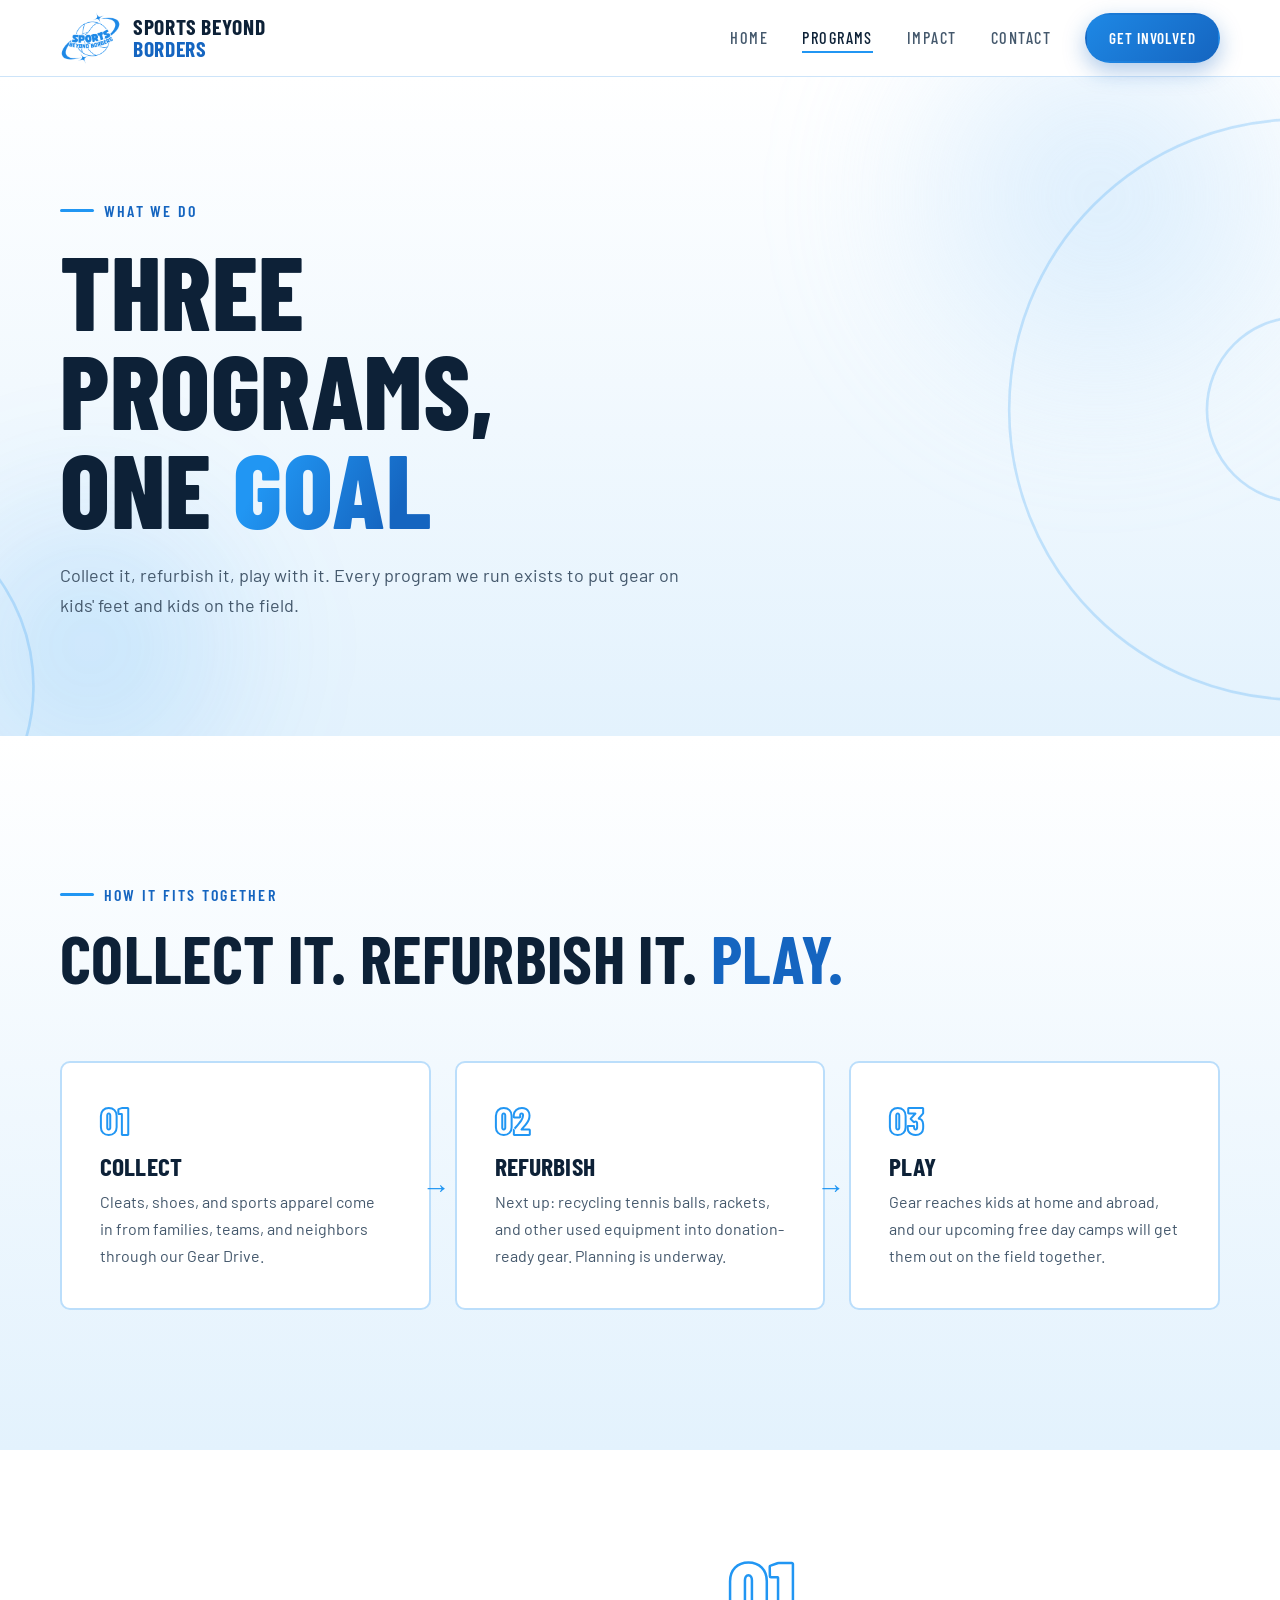
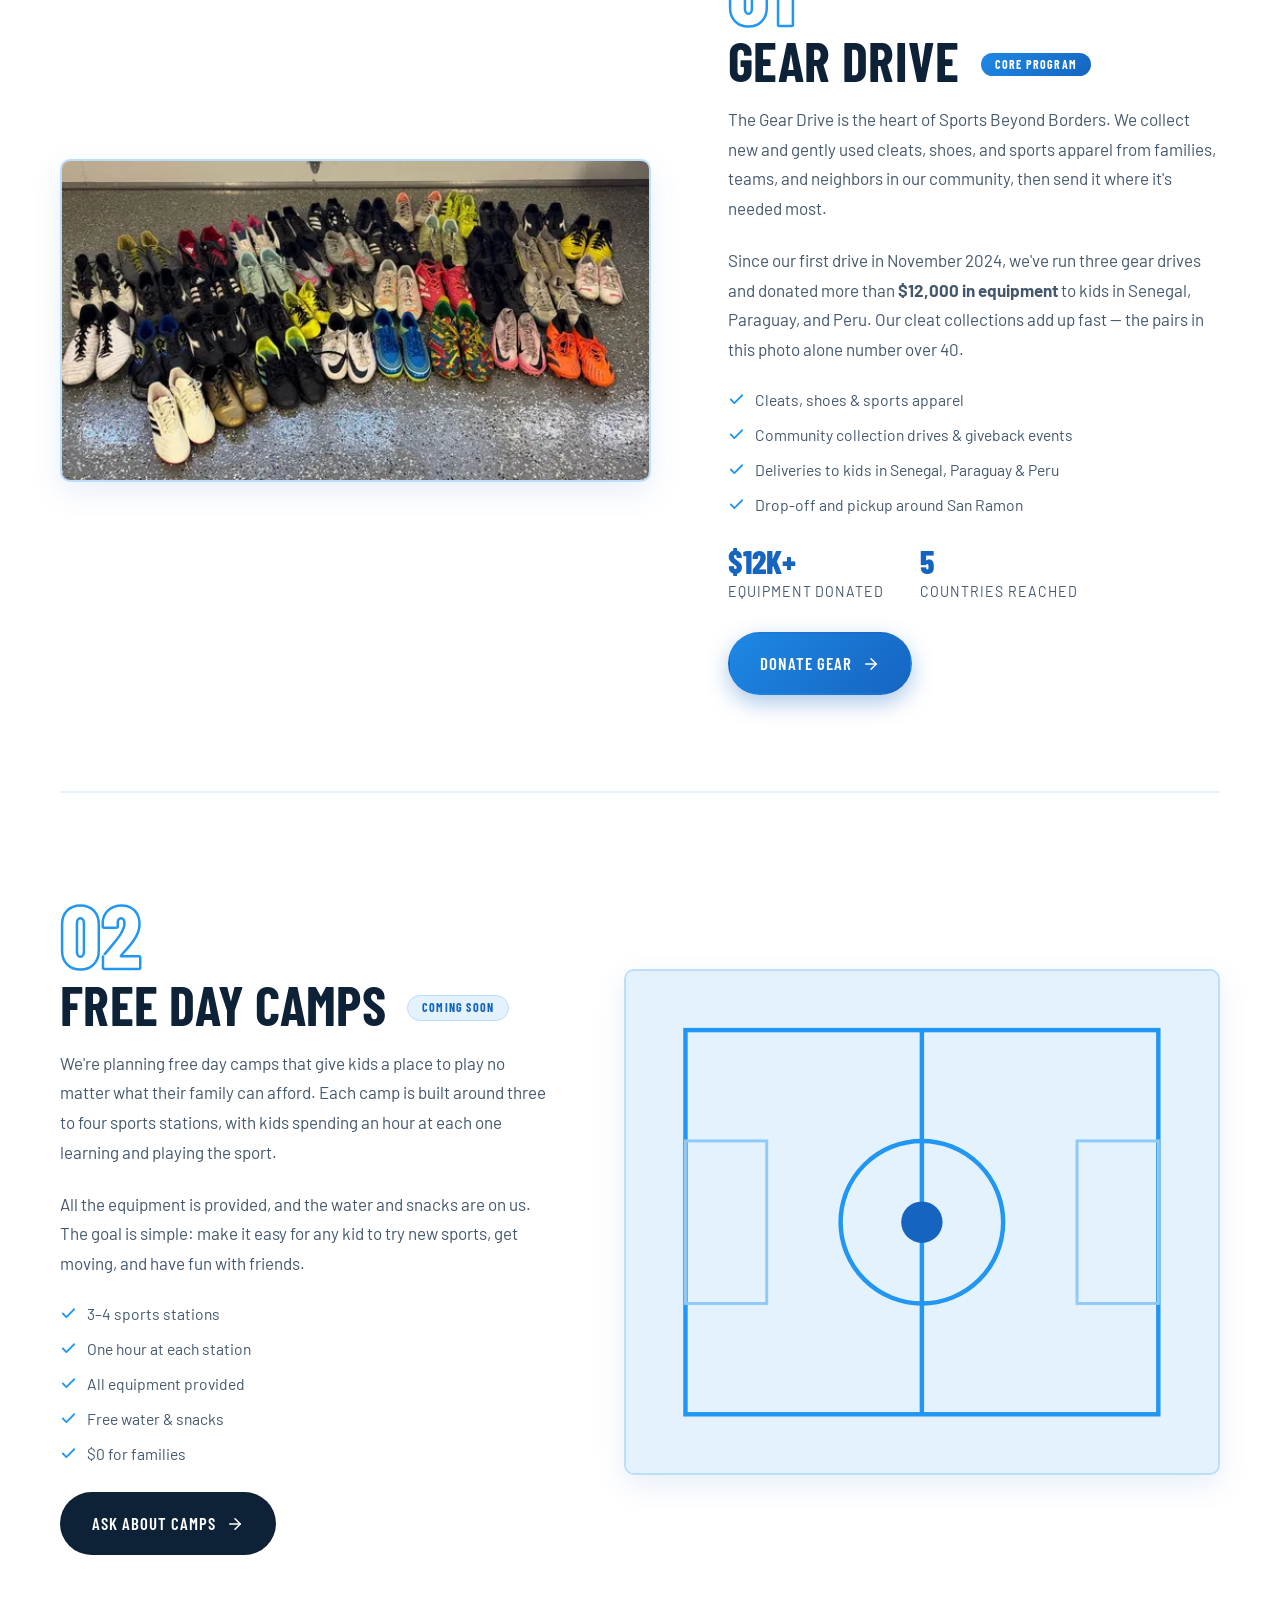
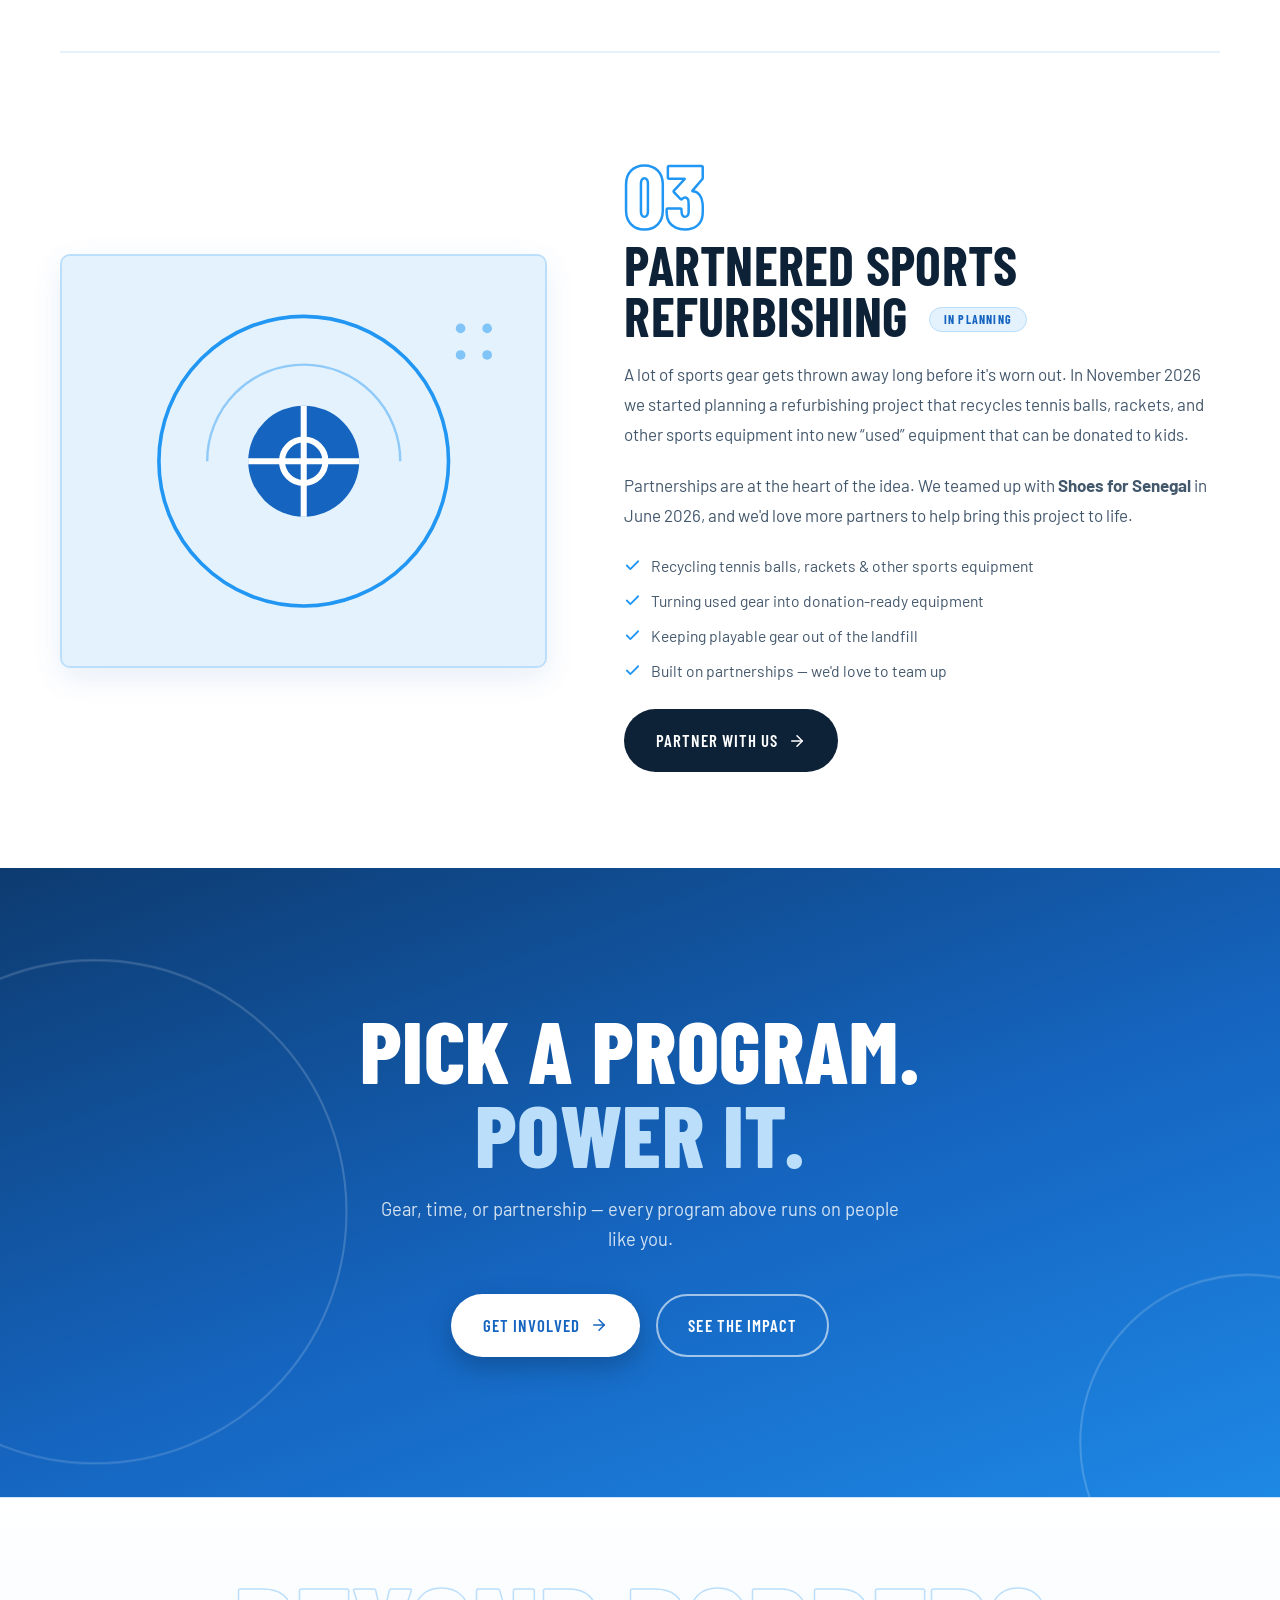
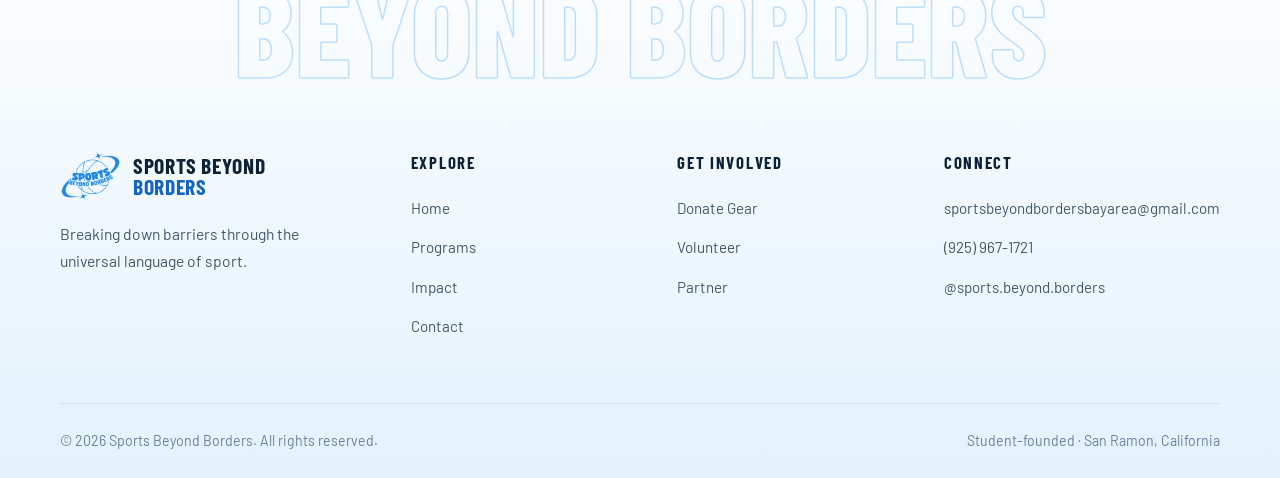
<file: programs.html>
<!DOCTYPE html>
<html lang="en">
<head>
  <meta charset="UTF-8" />
  <meta name="viewport" content="width=device-width, initial-scale=1.0" />
  <title>Programs — Sports Beyond Borders</title>
  <meta name="description" content="Our Gear Drive, plus upcoming Free Day Camps and a sports refurbishing project — how Sports Beyond Borders gets kids the gear and the chance to play." />
  <meta property="og:title" content="Programs — Sports Beyond Borders" />
  <meta property="og:description" content="Collecting gear now, with free day camps and sports refurbishing on the way." />
  <meta property="og:type" content="website" />
  <meta property="og:url" content="https://sportsbeyondborders.org/programs.html" />
  <link rel="canonical" href="https://sportsbeyondborders.org/programs.html" />
  <meta property="og:site_name" content="Sports Beyond Borders" />
  <meta property="og:image" content="https://sportsbeyondborders.org/og-image.png" />
  <meta property="og:image:width" content="1200" />
  <meta property="og:image:height" content="630" />
  <meta name="twitter:card" content="summary_large_image" />
  <meta name="twitter:title" content="Programs — Sports Beyond Borders" />
  <meta name="twitter:description" content="Our Gear Drive, plus upcoming Free Day Camps and a sports refurbishing project — how Sports Beyond Borders gets kids the gear and the chance to play." />
  <meta name="twitter:image" content="https://sportsbeyondborders.org/og-image.png" />
  <meta name="theme-color" content="#E3F2FD" />
  <link rel="icon" type="image/png" sizes="32x32" href="images/favicon-32.png" />
  <link rel="apple-touch-icon" href="images/apple-touch-icon.png" />
  <link rel="preload" href="fonts/BarlowCondensed-800.woff2" as="font" type="font/woff2" crossorigin />
  <link rel="preload" href="fonts/Barlow-400.woff2" as="font" type="font/woff2" crossorigin />
  <link rel="stylesheet" href="styles.css?v=20261122a" />
</head>
<body>

  <a class="skip-link" href="#main">Skip to main content</a>
  <div class="scroll-progress" aria-hidden="true"></div>

  <!-- NAV -->
  <header class="site-header">
    <div class="container nav-inner">
      <a href="index.html" class="logo" aria-label="Sports Beyond Borders — Home">
        <img class="logo-img" src="images/logo-brand-sm.png" alt="" width="61" height="54" />
        <span>Sports Beyond<br/><em>Borders</em></span>
      </a>
      <nav aria-label="Primary">
        <ul class="nav-links">
          <li><a href="index.html">Home</a></li>
          <li><a href="programs.html" aria-current="page">Programs</a></li>
          <li><a href="impact.html">Impact</a></li>
          <li><a href="contact.html">Contact</a></li>
          <li><a href="donate.html" class="btn btn-flame">Get Involved</a></li>
        </ul>
      </nav>
      <button class="hamburger" aria-label="Toggle menu" aria-expanded="false" aria-controls="mobileMenu">
        <span></span><span></span><span></span>
      </button>
    </div>
    <nav class="mobile-menu" id="mobileMenu" aria-label="Mobile">
      <a href="index.html">Home</a>
      <a href="programs.html" aria-current="page">Programs</a>
      <a href="impact.html">Impact</a>
      <a href="contact.html">Contact</a>
      <a href="donate.html" class="btn btn-flame btn-full">Get Involved</a>
    </nav>
  </header>

  <main id="main">

    <!-- PAGE HERO -->
    <section class="page-hero">
      <div class="hero-court" aria-hidden="true">
        <svg viewBox="0 0 1440 500" preserveAspectRatio="xMidYMid slice" fill="none" stroke="currentColor" stroke-width="2">
          <circle cx="1220" cy="250" r="220"/><circle cx="1220" cy="250" r="70"/><line x1="1220" y1="0" x2="1220" y2="500"/><circle cx="120" cy="460" r="140"/>
        </svg>
      </div>
      <div class="container">
        <span class="kicker">What We Do</span>
        <h1>Three programs,<br/>one <span class="text-flame">goal</span></h1>
        <p class="section-sub">Collect it, refurbish it, play with it. Every program we run exists to put gear on kids' feet and kids on the field.</p>
      </div>
    </section>

    <section class="section section-ice" aria-label="How our programs fit together">
      <div class="container">
        <div class="section-header">
          <span class="kicker">How It Fits Together</span>
          <h2 class="section-title">Collect it. Refurbish it. <span class="text-blue">Play.</span></h2>
        </div>
        <div class="flow-steps">
          <div class="flow-step reveal"><span class="flow-num">01</span><h3>Collect</h3><p>Cleats, shoes, and sports apparel come in from families, teams, and neighbors through our Gear Drive.</p></div>
          <div class="flow-step reveal" style="--d:.1s"><span class="flow-num">02</span><h3>Refurbish</h3><p>Next up: recycling tennis balls, rackets, and other used equipment into donation-ready gear. Planning is underway.</p></div>
          <div class="flow-step reveal" style="--d:.2s"><span class="flow-num">03</span><h3>Play</h3><p>Gear reaches kids at home and abroad, and our upcoming free day camps will get them out on the field together.</p></div>
        </div>
      </div>
    </section>

    <!-- PROGRAM 01 -->
    <section class="container" id="gear-drive">
      <article class="program-detail photo-lead">
        <div class="pd-visual photo-frame reveal">
          <img src="images/photos/cleats-1100.webp" srcset="images/photos/cleats-560.webp 560w, images/photos/cleats-1100.webp 1100w" sizes="(max-width: 1024px) 100vw, 520px" width="1100" height="596" alt="More than 40 pairs of soccer cleats lined up on a garage floor, collected for kids who need them" loading="lazy" decoding="async" />
        </div>
        <div class="pd-text">
          <span class="pd-num">01</span>
          <h2>Gear Drive <span class="core-tag">Core Program</span></h2>
          <p>
            The Gear Drive is the heart of Sports Beyond Borders. We collect new and gently used cleats, shoes,
            and sports apparel from families, teams, and neighbors in our community, then send it where it's needed most.
          </p>
          <p>
            Since our first drive in November 2024, we've run three gear drives and donated more than
            <strong>$12,000 in equipment</strong> to kids in Senegal, Paraguay, and Peru. Our cleat collections add up fast &mdash; the pairs in this photo alone number over 40.
          </p>
          <ul class="check-list">
            <li><svg viewBox="0 0 24 24" fill="none" stroke="currentColor" stroke-width="2.5" stroke-linecap="round" stroke-linejoin="round" aria-hidden="true"><path d="M20 6 9 17l-5-5"/></svg>Cleats, shoes &amp; sports apparel</li>
            <li><svg viewBox="0 0 24 24" fill="none" stroke="currentColor" stroke-width="2.5" stroke-linecap="round" stroke-linejoin="round" aria-hidden="true"><path d="M20 6 9 17l-5-5"/></svg>Community collection drives &amp; giveback events</li>
            <li><svg viewBox="0 0 24 24" fill="none" stroke="currentColor" stroke-width="2.5" stroke-linecap="round" stroke-linejoin="round" aria-hidden="true"><path d="M20 6 9 17l-5-5"/></svg>Deliveries to kids in Senegal, Paraguay &amp; Peru</li>
            <li><svg viewBox="0 0 24 24" fill="none" stroke="currentColor" stroke-width="2.5" stroke-linecap="round" stroke-linejoin="round" aria-hidden="true"><path d="M20 6 9 17l-5-5"/></svg>Drop-off and pickup around San Ramon</li>
          </ul>
          <div class="pd-stats">
            <div class="pd-stat"><strong>$12K+</strong><span>Equipment Donated</span></div>
            <div class="pd-stat"><strong>5</strong><span>Countries Reached</span></div>
          </div>
          <a href="donate.html" class="btn btn-flame">Donate Gear
            <svg viewBox="0 0 24 24" fill="none" stroke="currentColor" stroke-width="2" stroke-linecap="round" stroke-linejoin="round" aria-hidden="true"><path d="M5 12h14"/><path d="m12 5 7 7-7 7"/></svg>
          </a>
        </div>
      </article>

      <!-- PROGRAM 02 -->
      <article class="program-detail flip" id="free-day-camps">
        <div class="pd-visual reveal" aria-hidden="true">
          <svg viewBox="0 0 400 340" fill="none">
            <rect width="400" height="340" fill="#E3F2FD"/>
            <rect x="40" y="40" width="320" height="260" stroke="#2196F3" stroke-width="3"/>
            <line x1="200" y1="40" x2="200" y2="300" stroke="#2196F3" stroke-width="3"/>
            <circle cx="200" cy="170" r="55" stroke="#2196F3" stroke-width="3"/>
            <rect x="40" y="115" width="55" height="110" stroke="#90CAF9" stroke-width="2"/>
            <rect x="305" y="115" width="55" height="110" stroke="#90CAF9" stroke-width="2"/>
            <circle cx="200" cy="170" r="14" fill="#1565C0"/>
          </svg>
        </div>
        <div class="pd-text">
          <span class="pd-num">02</span>
          <h2>Free Day Camps <span class="core-tag soft">Coming Soon</span></h2>
          <p>
            We're planning free day camps that give kids a place to play no matter what their family can afford.
            Each camp is built around three to four sports stations, with kids spending an hour at each one
            learning and playing the sport.
          </p>
          <p>
            All the equipment is provided, and the water and snacks are on us. The goal is simple: make it easy
            for any kid to try new sports, get moving, and have fun with friends.
          </p>
          <ul class="check-list">
            <li><svg viewBox="0 0 24 24" fill="none" stroke="currentColor" stroke-width="2.5" stroke-linecap="round" stroke-linejoin="round" aria-hidden="true"><path d="M20 6 9 17l-5-5"/></svg>3&ndash;4 sports stations</li>
            <li><svg viewBox="0 0 24 24" fill="none" stroke="currentColor" stroke-width="2.5" stroke-linecap="round" stroke-linejoin="round" aria-hidden="true"><path d="M20 6 9 17l-5-5"/></svg>One hour at each station</li>
            <li><svg viewBox="0 0 24 24" fill="none" stroke="currentColor" stroke-width="2.5" stroke-linecap="round" stroke-linejoin="round" aria-hidden="true"><path d="M20 6 9 17l-5-5"/></svg>All equipment provided</li>
            <li><svg viewBox="0 0 24 24" fill="none" stroke="currentColor" stroke-width="2.5" stroke-linecap="round" stroke-linejoin="round" aria-hidden="true"><path d="M20 6 9 17l-5-5"/></svg>Free water &amp; snacks</li>
            <li><svg viewBox="0 0 24 24" fill="none" stroke="currentColor" stroke-width="2.5" stroke-linecap="round" stroke-linejoin="round" aria-hidden="true"><path d="M20 6 9 17l-5-5"/></svg>$0 for families</li>
          </ul>
          <a href="contact.html" class="btn btn-blue">Ask About Camps
            <svg viewBox="0 0 24 24" fill="none" stroke="currentColor" stroke-width="2" stroke-linecap="round" stroke-linejoin="round" aria-hidden="true"><path d="M5 12h14"/><path d="m12 5 7 7-7 7"/></svg>
          </a>
        </div>
      </article>

      <!-- PROGRAM 03 -->
      <article class="program-detail" id="sports-refurbishing">
        <div class="pd-visual reveal" aria-hidden="true">
          <svg viewBox="0 0 400 340" fill="none">
            <rect width="400" height="340" fill="#E3F2FD"/>
            <circle cx="200" cy="170" r="120" stroke="#2196F3" stroke-width="3"/>
            <path d="M120 170a80 80 0 0 1 160 0" stroke="#90CAF9" stroke-width="2"/>
            <circle cx="200" cy="170" r="46" fill="#1565C0"/>
            <path d="M154 170h92M200 124v92" stroke="#FFFFFF" stroke-width="5"/>
            <circle cx="200" cy="170" r="18" fill="none" stroke="#FFFFFF" stroke-width="5"/>
            <g fill="#2196F3" opacity="0.5"><circle cx="330" cy="60" r="4"/><circle cx="352" cy="60" r="4"/><circle cx="330" cy="82" r="4"/><circle cx="352" cy="82" r="4"/></g>
          </svg>
        </div>
        <div class="pd-text">
          <span class="pd-num">03</span>
          <h2>Partnered Sports Refurbishing <span class="core-tag soft">In Planning</span></h2>
          <p>
            A lot of sports gear gets thrown away long before it's worn out. In November 2026 we started planning a
            refurbishing project that recycles tennis balls, rackets, and other sports equipment into new
            &ldquo;used&rdquo; equipment that can be donated to kids.
          </p>
          <p>
            Partnerships are at the heart of the idea. We teamed up with <strong>Shoes for Senegal</strong> in
            June 2026, and we'd love more partners to help bring this project to life.
          </p>
          <ul class="check-list">
            <li><svg viewBox="0 0 24 24" fill="none" stroke="currentColor" stroke-width="2.5" stroke-linecap="round" stroke-linejoin="round" aria-hidden="true"><path d="M20 6 9 17l-5-5"/></svg>Recycling tennis balls, rackets &amp; other sports equipment</li>
            <li><svg viewBox="0 0 24 24" fill="none" stroke="currentColor" stroke-width="2.5" stroke-linecap="round" stroke-linejoin="round" aria-hidden="true"><path d="M20 6 9 17l-5-5"/></svg>Turning used gear into donation-ready equipment</li>
            <li><svg viewBox="0 0 24 24" fill="none" stroke="currentColor" stroke-width="2.5" stroke-linecap="round" stroke-linejoin="round" aria-hidden="true"><path d="M20 6 9 17l-5-5"/></svg>Keeping playable gear out of the landfill</li>
            <li><svg viewBox="0 0 24 24" fill="none" stroke="currentColor" stroke-width="2.5" stroke-linecap="round" stroke-linejoin="round" aria-hidden="true"><path d="M20 6 9 17l-5-5"/></svg>Built on partnerships &mdash; we'd love to team up</li>
          </ul>
          <a href="donate.html#partner" class="btn btn-blue">Partner With Us
            <svg viewBox="0 0 24 24" fill="none" stroke="currentColor" stroke-width="2" stroke-linecap="round" stroke-linejoin="round" aria-hidden="true"><path d="M5 12h14"/><path d="m12 5 7 7-7 7"/></svg>
          </a>
        </div>
      </article>
    </section>

    <!-- CTA -->
    <section class="cta-banner">
      <div class="hero-court" aria-hidden="true">
        <svg viewBox="0 0 1440 600" preserveAspectRatio="xMidYMid slice" fill="none" stroke="currentColor" stroke-width="2">
          <circle cx="200" cy="300" r="240"/><circle cx="1300" cy="520" r="160"/>
        </svg>
      </div>
      <div class="container cta-inner">
        <h2 class="reveal">Pick a program.<br/><span class="text-flame">Power it.</span></h2>
        <p class="reveal" style="--d:.1s">Gear, time, or partnership &mdash; every program above runs on people like you.</p>
        <div class="cta-actions reveal" style="--d:.2s">
          <a href="donate.html" class="btn btn-flame">Get Involved
            <svg viewBox="0 0 24 24" fill="none" stroke="currentColor" stroke-width="2" stroke-linecap="round" stroke-linejoin="round" aria-hidden="true"><path d="M5 12h14"/><path d="m12 5 7 7-7 7"/></svg>
          </a>
          <a href="impact.html" class="btn btn-outline-light">See The Impact</a>
        </div>
      </div>
    </section>

  </main>

  <!-- FOOTER -->
  <footer class="site-footer">
    <div class="footer-word" aria-hidden="true">Beyond Borders</div>
    <div class="container">
      <div class="footer-inner">
        <div class="footer-brand">
          <a href="index.html" class="logo" aria-label="Sports Beyond Borders — Home">
            <img class="logo-img" src="images/logo-brand-sm.png" alt="" width="61" height="54" />
            <span>Sports Beyond<br/><em>Borders</em></span>
          </a>
          <p>Breaking down barriers through the universal language of sport.</p>
        </div>
        <div class="footer-col">
          <h4>Explore</h4>
          <ul>
            <li><a href="index.html">Home</a></li>
            <li><a href="programs.html">Programs</a></li>
            <li><a href="impact.html">Impact</a></li>
            <li><a href="contact.html">Contact</a></li>
          </ul>
        </div>
        <div class="footer-col">
          <h4>Get Involved</h4>
          <ul>
            <li><a href="donate.html">Donate Gear</a></li>
            <li><a href="donate.html#volunteer">Volunteer</a></li>
            <li><a href="donate.html#partner">Partner</a></li>
          </ul>
        </div>
        <div class="footer-col">
          <h4>Connect</h4>
          <ul>
            <li><a href="mailto:sportsbeyondbordersbayarea@gmail.com">sportsbeyondbordersbayarea@gmail.com</a></li>
            <li><a href="tel:+19259671721">(925) 967-1721</a></li>
            <li><a href="https://www.instagram.com/sports.beyond.borders/" target="_blank" rel="noopener" aria-label="Instagram: @sports.beyond.borders">@sports.beyond.borders</a></li>
          </ul>
        </div>
      </div>
      <div class="footer-bottom">
        <p>© 2026 Sports Beyond Borders. All rights reserved.</p>
        <p>Student-founded · San Ramon, California</p>
      </div>
    </div>
  </footer>

  <script src="script.js?v=20261122a" defer></script>
</body>
</html>
</file>
<file: styles.css>
@font-face {
  font-family: 'Barlow';
  font-style: normal;
  font-weight: 400;
  font-display: swap;
  src: url(fonts/Barlow-400.woff2) format('woff2');
  unicode-range: U+0000-00FF, U+0131, U+0152-0153, U+02BB-02BC, U+02C6, U+02DA, U+02DC, U+0304, U+0308, U+0329, U+2000-206F, U+20AC, U+2122, U+2191, U+2193, U+2212, U+2215, U+FEFF, U+FFFD;
}
@font-face {
  font-family: 'Barlow';
  font-style: normal;
  font-weight: 500;
  font-display: swap;
  src: url(fonts/Barlow-500.woff2) format('woff2');
  unicode-range: U+0000-00FF, U+0131, U+0152-0153, U+02BB-02BC, U+02C6, U+02DA, U+02DC, U+0304, U+0308, U+0329, U+2000-206F, U+20AC, U+2122, U+2191, U+2193, U+2212, U+2215, U+FEFF, U+FFFD;
}
@font-face {
  font-family: 'Barlow';
  font-style: normal;
  font-weight: 600;
  font-display: swap;
  src: url(fonts/Barlow-600.woff2) format('woff2');
  unicode-range: U+0000-00FF, U+0131, U+0152-0153, U+02BB-02BC, U+02C6, U+02DA, U+02DC, U+0304, U+0308, U+0329, U+2000-206F, U+20AC, U+2122, U+2191, U+2193, U+2212, U+2215, U+FEFF, U+FFFD;
}
@font-face {
  font-family: 'Barlow';
  font-style: normal;
  font-weight: 700;
  font-display: swap;
  src: url(fonts/Barlow-700.woff2) format('woff2');
  unicode-range: U+0000-00FF, U+0131, U+0152-0153, U+02BB-02BC, U+02C6, U+02DA, U+02DC, U+0304, U+0308, U+0329, U+2000-206F, U+20AC, U+2122, U+2191, U+2193, U+2212, U+2215, U+FEFF, U+FFFD;
}
@font-face {
  font-family: 'Barlow Condensed';
  font-style: normal;
  font-weight: 500;
  font-display: swap;
  src: url(fonts/BarlowCondensed-500.woff2) format('woff2');
  unicode-range: U+0000-00FF, U+0131, U+0152-0153, U+02BB-02BC, U+02C6, U+02DA, U+02DC, U+0304, U+0308, U+0329, U+2000-206F, U+20AC, U+2122, U+2191, U+2193, U+2212, U+2215, U+FEFF, U+FFFD;
}
@font-face {
  font-family: 'Barlow Condensed';
  font-style: normal;
  font-weight: 600;
  font-display: swap;
  src: url(fonts/BarlowCondensed-600.woff2) format('woff2');
  unicode-range: U+0000-00FF, U+0131, U+0152-0153, U+02BB-02BC, U+02C6, U+02DA, U+02DC, U+0304, U+0308, U+0329, U+2000-206F, U+20AC, U+2122, U+2191, U+2193, U+2212, U+2215, U+FEFF, U+FFFD;
}
@font-face {
  font-family: 'Barlow Condensed';
  font-style: normal;
  font-weight: 700;
  font-display: swap;
  src: url(fonts/BarlowCondensed-700.woff2) format('woff2');
  unicode-range: U+0000-00FF, U+0131, U+0152-0153, U+02BB-02BC, U+02C6, U+02DA, U+02DC, U+0304, U+0308, U+0329, U+2000-206F, U+20AC, U+2122, U+2191, U+2193, U+2212, U+2215, U+FEFF, U+FFFD;
}
@font-face {
  font-family: 'Barlow Condensed';
  font-style: normal;
  font-weight: 800;
  font-display: swap;
  src: url(fonts/BarlowCondensed-800.woff2) format('woff2');
  unicode-range: U+0000-00FF, U+0131, U+0152-0153, U+02BB-02BC, U+02C6, U+02DA, U+02DC, U+0304, U+0308, U+0329, U+2000-206F, U+20AC, U+2122, U+2191, U+2193, U+2212, U+2215, U+FEFF, U+FFFD;
}
/* ============================================================
   SPORTS BEYOND BORDERS — Sport Editorial, White & Baby Blue
   ============================================================ */

*, *::before, *::after { box-sizing: border-box; margin: 0; padding: 0; }

:root {
  /* Logo palette — white & baby blue, evolved */
  --white: #FFFFFF;
  --ice: #E3F2FD;          /* pale blue tint */
  --baby: #BBDEFB;         /* baby blue */
  --sky: #90CAF9;
  --blue: #2196F3;         /* brand blue */
  --blue-deep: #1565C0;    /* buttons / links / accents on light */
  --blue-navy: #0D3B70;    /* dark end of gradient sections */
  --navy: #0D2137;         /* headings / text */
  --slate: #44586C;        /* muted body text */
  --line: #CDE4F9;
  --line-light: rgba(255,255,255,0.25);

  --grad-blue: linear-gradient(160deg, var(--blue-navy) 0%, var(--blue-deep) 55%, #1E88E5 100%);
  --grad-btn: linear-gradient(135deg, #1E88E5, var(--blue-deep));
  --grad-sky: linear-gradient(180deg, var(--white) 0%, var(--ice) 100%);

  --font-display: 'Barlow Condensed', 'Arial Narrow', sans-serif;
  --font-body: 'Barlow', system-ui, sans-serif;

  --radius: 10px;
  --shadow: 0 10px 30px rgba(21, 101, 192, 0.10);
  --shadow-lg: 0 26px 60px rgba(21, 101, 192, 0.18);

  --space-section: clamp(88px, 12vw, 140px);
  --dur: 0.25s;
  --ease: cubic-bezier(0.22, 1, 0.36, 1);
}

html { scroll-behavior: smooth; }

body {
  font-family: var(--font-body);
  color: var(--navy);
  background: var(--white);
  line-height: 1.6;
  font-size: 1.0625rem;
  overflow-x: hidden;
  -webkit-font-smoothing: antialiased;
}

img, svg { display: block; max-width: 100%; }
a { text-decoration: none; color: inherit; }
ul { list-style: none; }
button { font-family: inherit; }

.container {
  max-width: 1240px;
  margin: 0 auto;
  padding: 0 clamp(20px, 4vw, 40px);
}

.section { padding: var(--space-section) 0; }
.section-dark { background: var(--grad-blue); color: var(--white); }
.section-ice { background: var(--grad-sky); }

/* Accessibility helpers */
.skip-link {
  position: absolute;
  left: -999px;
  top: 0;
  z-index: 999;
  background: var(--blue-deep);
  color: var(--white);
  font-weight: 700;
  padding: 12px 20px;
}
.skip-link:focus { left: 0; }

:focus-visible {
  outline: 3px solid var(--blue-deep);
  outline-offset: 3px;
}
.section-dark :focus-visible, .cta-banner :focus-visible, .contact-form :focus-visible {
  outline-color: var(--baby);
}

/* Scroll progress */
.scroll-progress {
  position: fixed;
  top: 0; left: 0;
  height: 3px;
  width: 0;
  background: linear-gradient(90deg, var(--baby), var(--blue-deep));
  z-index: 300;
  pointer-events: none;
}

/* ---- TYPE ---- */
.display, h1, h2, h3, .stat-number, .big-number {
  font-family: var(--font-display);
  text-transform: uppercase;
  line-height: 0.95;
  letter-spacing: 0.005em;
  font-weight: 700;
}

.kicker {
  display: inline-flex;
  align-items: center;
  gap: 10px;
  font-family: var(--font-display);
  text-transform: uppercase;
  font-weight: 600;
  font-size: 1rem;
  letter-spacing: 0.14em;
  color: var(--blue-deep);
  margin-bottom: 18px;
}
.kicker::before {
  content: '';
  width: 34px;
  height: 3px;
  background: var(--blue);
  border-radius: 2px;
}
.section-dark .kicker, .page-hero .kicker { color: var(--baby); }
.section-dark .kicker::before, .page-hero .kicker::before { background: var(--baby); }
.page-hero .kicker { color: var(--blue-deep); }
.page-hero .kicker::before { background: var(--blue); }

.section-title {
  font-size: clamp(2.4rem, 5.4vw, 4.2rem);
  margin-bottom: 22px;
}
.section-sub {
  color: var(--slate);
  font-size: 1.125rem;
  max-width: 620px;
  line-height: 1.7;
}
.section-dark .section-sub { color: rgba(255,255,255,0.82); }

.section-header { margin-bottom: clamp(44px, 6vw, 72px); }
.section-header.split {
  display: flex;
  align-items: flex-end;
  justify-content: space-between;
  gap: 32px;
  flex-wrap: wrap;
}

.text-outline {
  color: transparent;
  -webkit-text-stroke: 2px currentColor;
}
/* Accent word — gradient blue on light, baby blue on blue sections */
.text-flame {
  background: linear-gradient(120deg, var(--blue) 20%, var(--blue-deep) 80%);
  -webkit-background-clip: text;
  background-clip: text;
  color: transparent;
}
.section-dark .text-flame,
.cta-banner .text-flame {
  background: none;
  color: var(--baby);
}
.text-blue { color: var(--blue-deep); }

/* ---- BUTTONS ---- */
.btn {
  display: inline-flex;
  align-items: center;
  justify-content: center;
  gap: 10px;
  padding: 16px 30px;
  font-family: var(--font-display);
  text-transform: uppercase;
  font-weight: 600;
  font-size: 1.05rem;
  letter-spacing: 0.06em;
  border: 2px solid transparent;
  border-radius: 50px;
  cursor: pointer;
  transition: transform var(--dur) var(--ease), background var(--dur), color var(--dur), border-color var(--dur), box-shadow var(--dur);
}
.btn svg { width: 18px; height: 18px; transition: transform var(--dur) var(--ease); }
.btn:hover svg { transform: translateX(4px); }

.btn-flame {
  background: var(--grad-btn);
  color: var(--white);
  box-shadow: 0 8px 22px rgba(21, 101, 192, 0.35);
}
.btn-flame:hover { transform: translateY(-2px); box-shadow: 0 14px 30px rgba(21, 101, 192, 0.45); }
.btn-blue { background: var(--navy); color: var(--white); }
.btn-blue:hover { background: var(--blue-deep); transform: translateY(-2px); box-shadow: var(--shadow); }
.btn-outline { border-color: var(--blue-deep); color: var(--blue-deep); background: transparent; }
.btn-outline:hover { background: var(--blue-deep); color: var(--white); }
.btn-outline-light { border-color: var(--navy); color: var(--navy); background: rgba(255,255,255,0.6); }
.btn-outline-light:hover { background: var(--navy); color: var(--white); }
.section-dark .btn-outline-light,
.cta-banner .btn-outline-light {
  border-color: rgba(255,255,255,0.6);
  color: var(--white);
  background: transparent;
}
.section-dark .btn-outline-light:hover,
.cta-banner .btn-outline-light:hover { background: var(--white); color: var(--blue-deep); border-color: var(--white); }
.cta-banner .btn-flame {
  background: var(--white);
  color: var(--blue-deep);
  box-shadow: 0 10px 26px rgba(7, 30, 60, 0.3);
}
.btn-full { width: 100%; }

/* Magnetic buttons (JS sets --mx/--my) */
.magnetic { will-change: transform; }

/* ---- HEADER / NAV ---- */
.site-header {
  position: sticky;
  top: 0;
  z-index: 200;
  background: rgba(255,255,255,0.85);
  backdrop-filter: blur(14px);
  border-bottom: 1px solid var(--line);
  color: var(--navy);
}
.nav-inner {
  display: flex;
  align-items: center;
  justify-content: space-between;
  height: 76px;
  gap: 24px;
}
.logo {
  display: flex;
  align-items: center;
  gap: 12px;
  font-family: var(--font-display);
  text-transform: uppercase;
  font-weight: 700;
  font-size: 1.35rem;
  letter-spacing: 0.03em;
  line-height: 1;
}
.logo-mark {
  width: 38px;
  height: 38px;
  flex-shrink: 0;
  color: var(--blue);
}
.logo span em { font-style: normal; color: var(--blue-deep); }
.logo-img { width: auto; height: 54px; flex-shrink: 0; transition: transform var(--dur) var(--ease); }
.logo:hover .logo-img { transform: rotate(-6deg) scale(1.06); }

/* Big logo floating in the home hero */
.hero-logo {
  position: absolute;
  right: clamp(20px, 4vw, 40px);
  top: 50%;
  transform: translateY(-54%);
  width: clamp(300px, 34vw, 470px);
  pointer-events: none;
  z-index: 1;
}
.hero-logo img {
  width: 100%;
  height: auto;
  filter: drop-shadow(0 26px 46px rgba(21, 101, 192, 0.22));
  animation: logoFloat 7s ease-in-out infinite;
}
@keyframes logoFloat {
  0%, 100% { transform: translateY(0) rotate(-1.5deg); }
  50% { transform: translateY(-16px) rotate(1.5deg); }
}
@media (max-width: 1100px) { .hero-logo { display: none; } }

.nav-links {
  display: flex;
  align-items: center;
  gap: 34px;
}
.nav-links a:not(.btn) {
  font-family: var(--font-display);
  text-transform: uppercase;
  font-weight: 500;
  font-size: 1.02rem;
  letter-spacing: 0.09em;
  color: var(--slate);
  padding: 6px 0;
  position: relative;
  transition: color var(--dur);
}
.nav-links a:not(.btn)::after {
  content: '';
  position: absolute;
  left: 0; bottom: 0;
  width: 100%;
  height: 2px;
  background: var(--blue);
  transform: scaleX(0);
  transform-origin: left;
  transition: transform var(--dur) var(--ease);
}
.nav-links a:not(.btn):hover,
.nav-links a[aria-current="page"] { color: var(--navy); }
.nav-links a:not(.btn):hover::after,
.nav-links a[aria-current="page"]::after { transform: scaleX(1); }
.nav-links .btn { padding: 11px 22px; font-size: 0.95rem; }

.hamburger {
  display: none;
  flex-direction: column;
  justify-content: center;
  gap: 6px;
  width: 44px;
  height: 44px;
  background: none;
  border: none;
  cursor: pointer;
  align-items: center;
}
.hamburger span {
  display: block;
  width: 26px;
  height: 2px;
  background: var(--navy);
  transition: transform var(--dur) var(--ease), opacity var(--dur);
}
.hamburger[aria-expanded="true"] span:nth-child(1) { transform: translateY(8px) rotate(45deg); }
.hamburger[aria-expanded="true"] span:nth-child(2) { opacity: 0; }
.hamburger[aria-expanded="true"] span:nth-child(3) { transform: translateY(-8px) rotate(-45deg); }

.mobile-menu {
  display: none;
  background: var(--white);
  border-top: 1px solid var(--line);
  padding: 12px 24px 28px;
}
.mobile-menu.open { display: block; }
.mobile-menu a {
  display: block;
  padding: 14px 4px;
  font-family: var(--font-display);
  text-transform: uppercase;
  font-weight: 600;
  font-size: 1.3rem;
  letter-spacing: 0.06em;
  color: var(--slate);
  border-bottom: 1px solid var(--line);
}
.mobile-menu a:hover, .mobile-menu a[aria-current="page"] { color: var(--blue-deep); }
.mobile-menu .btn { margin-top: 18px; border: none; color: var(--white); }

/* ---- TICKER / MARQUEE ---- */
.ticker {
  overflow: hidden;
  background: var(--baby);
  color: var(--navy);
  border-top: 1px solid rgba(13, 33, 55, 0.08);
  padding: 13px 0;
  white-space: nowrap;
}
.ticker-track {
  display: inline-flex;
  align-items: center;
  gap: 44px;
  padding-right: 44px;
  animation: ticker 28s linear infinite;
  will-change: transform;
}
.ticker-item {
  display: inline-flex;
  align-items: center;
  gap: 44px;
  font-family: var(--font-display);
  text-transform: uppercase;
  font-weight: 600;
  font-size: 1.1rem;
  letter-spacing: 0.1em;
}
.ticker-item svg { width: 14px; height: 14px; flex-shrink: 0; color: var(--blue-deep); }
@keyframes ticker {
  from { transform: translateX(0); }
  to   { transform: translateX(-50%); }
}

/* ---- FLOATING BLOBS ---- */
.hero::before, .hero::after,
.page-hero::before, .page-hero::after {
  content: '';
  position: absolute;
  border-radius: 50%;
  filter: blur(60px);
  opacity: 0.55;
  pointer-events: none;
  animation: float 14s ease-in-out infinite alternate;
}
.hero::before, .page-hero::before {
  width: 520px; height: 520px;
  background: radial-gradient(circle, var(--baby), transparent 70%);
  top: -140px; right: -80px;
}
.hero::after, .page-hero::after {
  width: 420px; height: 420px;
  background: radial-gradient(circle, rgba(33,150,243,0.35), transparent 70%);
  bottom: -120px; left: -120px;
  animation-delay: -7s;
}
@keyframes float {
  from { transform: translate3d(0, 0, 0) scale(1); }
  to   { transform: translate3d(40px, 36px, 0) scale(1.12); }
}

/* ---- HERO (HOME) ---- */
.hero {
  position: relative;
  background: var(--grad-sky);
  color: var(--navy);
  overflow: hidden;
}
.hero-court {
  position: absolute;
  inset: 0;
  pointer-events: none;
  color: var(--blue);
  opacity: 0.28;
  will-change: transform;
}
.hero-court svg { width: 100%; height: 100%; }
.hero-glow { display: none; }
.hero-inner {
  position: relative;
  z-index: 2;
  padding: clamp(84px, 11vw, 150px) 0 clamp(72px, 9vw, 120px);
}
.hero-badge {
  display: inline-flex;
  align-items: center;
  gap: 10px;
  border: 1px solid var(--line);
  background: rgba(255,255,255,0.75);
  border-radius: 50px;
  padding: 8px 18px;
  font-family: var(--font-display);
  text-transform: uppercase;
  font-weight: 600;
  font-size: 0.92rem;
  letter-spacing: 0.13em;
  color: var(--blue-deep);
  margin-bottom: 34px;
  box-shadow: var(--shadow);
}
.hero-badge .dot {
  width: 8px; height: 8px;
  border-radius: 50%;
  background: var(--blue);
  animation: pulse 2.4s ease-in-out infinite;
}
@keyframes pulse {
  0%, 100% { box-shadow: 0 0 0 0 rgba(33,150,243,0.5); }
  50% { box-shadow: 0 0 0 7px rgba(33,150,243,0); }
}
.hero h1 {
  font-size: clamp(3.4rem, 10.5vw, 8.5rem);
  font-weight: 800;
  max-width: 12ch;
  margin-bottom: 30px;
}
/* Split-headline animation (JS wraps words in .w > .c spans) */
.split-ready .w { display: inline-block; overflow: hidden; vertical-align: top; }
.split-ready .c {
  display: inline-block;
  transform: translateY(110%);
  animation: riseIn 0.7s var(--ease) forwards;
  animation-delay: var(--cd, 0s);
}
@keyframes riseIn { to { transform: translateY(0); } }
.hero-sub {
  font-size: clamp(1.1rem, 1.6vw, 1.3rem);
  color: var(--slate);
  max-width: 560px;
  line-height: 1.7;
  margin-bottom: 44px;
}
.hero-actions { display: flex; gap: 16px; flex-wrap: wrap; }
.hero-meta {
  display: flex;
  gap: clamp(28px, 5vw, 64px);
  margin-top: clamp(48px, 7vw, 80px);
  padding-top: 32px;
  border-top: 1px solid var(--line);
  flex-wrap: wrap;
}
.hero-meta-item strong {
  display: block;
  font-family: var(--font-display);
  font-weight: 700;
  font-size: 1.9rem;
  line-height: 1;
  color: var(--blue-deep);
}
.hero-meta-item span {
  font-size: 0.92rem;
  color: var(--slate);
  text-transform: uppercase;
  letter-spacing: 0.08em;
}

/* ---- PAGE HERO (SUBPAGES) ---- */
.page-hero {
  position: relative;
  background: var(--grad-sky);
  color: var(--navy);
  overflow: hidden;
  padding: clamp(68px, 9vw, 120px) 0;
}
.page-hero .hero-court { opacity: 0.22; }
.page-hero h1 {
  font-size: clamp(3rem, 8.5vw, 6.5rem);
  font-weight: 800;
  max-width: 14ch;
  margin-bottom: 22px;
  position: relative;
  z-index: 2;
}
.page-hero .section-sub {
  position: relative;
  z-index: 2;
}
.page-hero .kicker { position: relative; z-index: 2; }

/* ---- STATS ---- */
.stats-grid {
  display: grid;
  grid-template-columns: repeat(4, 1fr);
  border-top: 2px solid var(--baby);
}
.stat-item {
  padding: clamp(28px, 4vw, 48px) clamp(18px, 2.5vw, 32px);
  border-bottom: 2px solid var(--baby);
  border-right: 2px solid var(--baby);
  transition: background var(--dur);
}
.stat-item:hover { background: var(--ice); }
.stat-item:nth-child(4n) { border-right: none; }
.stat-number {
  font-size: clamp(3rem, 6.5vw, 5.4rem);
  font-weight: 800;
  color: var(--blue-deep);
  display: flex;
  align-items: baseline;
}
.stat-number .suffix { color: var(--blue); }
.stat-label {
  display: block;
  margin-top: 10px;
  font-family: var(--font-display);
  text-transform: uppercase;
  letter-spacing: 0.1em;
  font-weight: 500;
  font-size: 1.02rem;
  color: var(--slate);
}

/* ---- STORY / ABOUT ---- */
.story-grid {
  display: grid;
  grid-template-columns: 1fr 1.05fr;
  gap: clamp(40px, 6vw, 88px);
  align-items: center;
}
.story-visual { position: relative; }
.story-panel {
  background: var(--white);
  border: 2px solid var(--baby);
  border-radius: var(--radius);
  overflow: hidden;
  position: relative;
  aspect-ratio: 3 / 4;
  box-shadow: var(--shadow-lg);
}
.story-panel svg { width: 100%; height: 100%; }
.story-badge {
  position: absolute;
  bottom: -22px;
  right: -14px;
  background: var(--grad-btn);
  color: var(--white);
  padding: 20px 26px;
  border-radius: var(--radius);
  box-shadow: var(--shadow-lg);
  text-align: left;
}
.story-badge strong {
  display: block;
  font-family: var(--font-display);
  font-weight: 800;
  font-size: 2.2rem;
  line-height: 1;
}
.story-badge span {
  font-size: 0.85rem;
  font-weight: 600;
  text-transform: uppercase;
  letter-spacing: 0.08em;
  color: var(--baby);
}
.story-text p { color: var(--slate); margin-bottom: 20px; line-height: 1.75; }
.story-text p strong { color: var(--navy); }

/* ---- VALUES (blue gradient section) ---- */
.values-grid {
  display: grid;
  grid-template-columns: repeat(3, 1fr);
  gap: 0;
  border: 1px solid var(--line-light);
  border-radius: var(--radius);
  overflow: hidden;
}
.value-card {
  padding: clamp(30px, 4vw, 48px);
  border-right: 1px solid var(--line-light);
  transition: background var(--dur);
}
.value-card:last-child { border-right: none; }
.value-card:hover { background: rgba(255,255,255,0.08); }
.value-icon {
  width: 46px; height: 46px;
  color: var(--baby);
  margin-bottom: 24px;
}
.value-icon svg { width: 100%; height: 100%; }
.value-card h3 { font-size: 1.6rem; margin-bottom: 12px; }
.value-card p { color: rgba(255,255,255,0.82); font-size: 1rem; line-height: 1.7; }

/* ---- PROGRAM CARDS (teasers) ---- */
.programs-grid {
  display: grid;
  grid-template-columns: repeat(3, 1fr);
  gap: 24px;
}
.program-card {
  position: relative;
  display: flex;
  flex-direction: column;
  background: var(--white);
  border: 2px solid var(--baby);
  border-radius: var(--radius);
  padding: clamp(28px, 3.5vw, 42px);
  transition: transform var(--dur) var(--ease), box-shadow var(--dur), border-color var(--dur);
  will-change: transform;
}
.program-card:hover {
  border-color: var(--blue);
  box-shadow: var(--shadow-lg);
}
.program-num {
  font-family: var(--font-display);
  font-weight: 800;
  font-size: 3.2rem;
  line-height: 1;
  color: transparent;
  -webkit-text-stroke: 2px var(--blue);
  margin-bottom: 26px;
  transition: -webkit-text-stroke-color var(--dur);
}
.program-card:hover .program-num { -webkit-text-stroke-color: var(--blue-deep); }
.program-card h3 { font-size: 1.9rem; margin-bottom: 14px; }
.program-card > p {
  color: var(--slate);
  font-size: 1rem;
  line-height: 1.7;
  margin-bottom: 22px;
}
.program-tag {
  position: absolute;
  top: -13px;
  right: 22px;
  background: var(--grad-btn);
  color: var(--white);
  font-family: var(--font-display);
  text-transform: uppercase;
  font-weight: 700;
  font-size: 0.82rem;
  letter-spacing: 0.1em;
  padding: 5px 14px;
  border-radius: 50px;
}
.program-link {
  margin-top: auto;
  display: inline-flex;
  align-items: center;
  gap: 8px;
  font-family: var(--font-display);
  text-transform: uppercase;
  font-weight: 600;
  letter-spacing: 0.08em;
  font-size: 1rem;
  color: var(--blue-deep);
}
.program-link svg { width: 16px; height: 16px; transition: transform var(--dur) var(--ease); }
.program-card:hover .program-link svg { transform: translateX(5px); }

.check-list { display: flex; flex-direction: column; gap: 10px; margin-bottom: 26px; }
.check-list li {
  display: flex;
  align-items: flex-start;
  gap: 10px;
  font-size: 0.98rem;
  color: var(--slate);
}
.check-list svg {
  width: 17px; height: 17px;
  flex-shrink: 0;
  margin-top: 4px;
  color: var(--blue);
}

/* ---- PROGRAM DETAIL (programs page) ---- */
.program-detail {
  display: grid;
  grid-template-columns: 0.9fr 1.1fr;
  gap: clamp(36px, 6vw, 80px);
  align-items: center;
  padding: clamp(56px, 8vw, 96px) 0;
  border-bottom: 2px solid var(--ice);
}
.program-detail:last-child { border-bottom: none; }
.program-detail.flip .pd-visual { order: 2; }
.pd-visual {
  position: relative;
  border-radius: var(--radius);
  overflow: hidden;
  aspect-ratio: 4 / 3.4;
  background: var(--ice);
  border: 2px solid var(--baby);
  box-shadow: var(--shadow);
}
.pd-visual svg { width: 100%; height: 100%; }
.pd-num {
  font-family: var(--font-display);
  font-weight: 800;
  font-size: clamp(4rem, 7vw, 6rem);
  line-height: 1;
  color: transparent;
  -webkit-text-stroke: 2.5px var(--blue);
  margin-bottom: 14px;
}
.pd-text h2 { font-size: clamp(2.2rem, 4.4vw, 3.4rem); margin-bottom: 18px; }
.pd-text > p { color: var(--slate); line-height: 1.75; margin-bottom: 22px; }
.pd-stats {
  display: flex;
  gap: 36px;
  margin: 28px 0;
  flex-wrap: wrap;
}
.pd-stat strong {
  display: block;
  font-family: var(--font-display);
  font-weight: 800;
  font-size: 2rem;
  line-height: 1;
  color: var(--blue-deep);
}
.pd-stat span {
  font-size: 0.88rem;
  text-transform: uppercase;
  letter-spacing: 0.07em;
  color: var(--slate);
}

/* ---- IMPACT / TESTIMONIALS ---- */
.stories-grid {
  display: grid;
  grid-template-columns: repeat(3, 1fr);
  gap: 24px;
}
.story-card {
  background: var(--white);
  border: 2px solid var(--baby);
  border-radius: var(--radius);
  padding: clamp(28px, 3.5vw, 40px);
  display: flex;
  flex-direction: column;
  gap: 26px;
  transition: transform var(--dur) var(--ease), box-shadow var(--dur), border-color var(--dur);
  will-change: transform;
}
.story-card:hover { border-color: var(--blue); box-shadow: var(--shadow-lg); }
.story-card .quote-mark {
  width: 42px; height: 42px;
  color: var(--baby);
}
.story-card blockquote {
  font-size: 1.08rem;
  line-height: 1.7;
  color: var(--navy);
  border: none;
  flex-grow: 1;
}
.story-author {
  display: flex;
  align-items: center;
  gap: 14px;
  padding-top: 22px;
  border-top: 2px solid var(--ice);
}
.author-avatar {
  width: 48px; height: 48px;
  border-radius: 50%;
  flex-shrink: 0;
  background: var(--grad-btn);
  color: var(--white);
  font-family: var(--font-display);
  font-weight: 700;
  font-size: 1rem;
  display: flex;
  align-items: center;
  justify-content: center;
}
.story-author strong { display: block; font-size: 1rem; }
.story-author span { font-size: 0.85rem; color: var(--slate); }

/* ---- PULL QUOTE ---- */
.pull-quote {
  max-width: 900px;
  margin: 0 auto;
  text-align: center;
}
.pull-quote blockquote {
  font-family: var(--font-display);
  text-transform: uppercase;
  font-weight: 700;
  font-size: clamp(1.9rem, 4.5vw, 3.4rem);
  line-height: 1.1;
  border: none;
}
.pull-quote blockquote em { font-style: normal; color: var(--baby); }
.pull-quote cite {
  display: block;
  margin-top: 28px;
  font-style: normal;
  font-family: var(--font-body);
  text-transform: none;
  font-size: 1rem;
  color: rgba(255,255,255,0.75);
}

/* ---- TIMELINE ---- */
.timeline { position: relative; max-width: 780px; }
.timeline::before {
  content: '';
  position: absolute;
  left: 7px; top: 6px; bottom: 6px;
  width: 2px;
  background: var(--baby);
}
.timeline-item {
  position: relative;
  padding: 0 0 40px 44px;
}
.timeline-item:last-child { padding-bottom: 0; }
.timeline-item::before {
  content: '';
  position: absolute;
  left: 0; top: 6px;
  width: 16px; height: 16px;
  border-radius: 50%;
  background: var(--white);
  border: 3px solid var(--blue);
}
.timeline-item.flame::before { border-color: var(--blue-deep); background: var(--baby); }
.timeline-year {
  font-family: var(--font-display);
  font-weight: 800;
  font-size: 1.5rem;
  color: var(--blue-deep);
}
.timeline-item h3 { font-size: 1.35rem; margin: 4px 0 8px; }
.timeline-item p { color: var(--slate); font-size: 1rem; line-height: 1.7; }

/* ---- WAYS TO GIVE ---- */
.ways-grid {
  display: grid;
  grid-template-columns: repeat(3, 1fr);
  gap: 24px;
}
.way-card {
  background: var(--white);
  border: 2px solid var(--baby);
  border-radius: var(--radius);
  padding: clamp(28px, 3.5vw, 42px);
  display: flex;
  flex-direction: column;
  transition: transform var(--dur) var(--ease), box-shadow var(--dur), border-color var(--dur);
  will-change: transform;
}
.way-card:hover { border-color: var(--blue); box-shadow: var(--shadow-lg); }
.way-card.featured { background: var(--grad-blue); color: var(--white); border-color: transparent; }
.way-icon {
  width: 52px; height: 52px;
  color: var(--blue);
  margin-bottom: 24px;
}
.way-card.featured .way-icon { color: var(--baby); }
.way-icon svg { width: 100%; height: 100%; }
.way-card h3 { font-size: 1.8rem; margin-bottom: 12px; }
.way-card > p { color: var(--slate); line-height: 1.7; margin-bottom: 24px; flex-grow: 1; }
.way-card.featured > p { color: rgba(255,255,255,0.85); }
.way-card .btn { align-self: flex-start; }
.way-card.featured .btn-flame { background: var(--white); color: var(--blue-deep); box-shadow: none; }

/* ---- GEAR LIST ---- */
.gear-columns {
  display: grid;
  grid-template-columns: repeat(3, 1fr);
  gap: clamp(24px, 4vw, 48px);
}
.gear-col h3 {
  font-size: 1.4rem;
  padding-bottom: 12px;
  margin-bottom: 18px;
  border-bottom: 3px solid var(--baby);
}
.gear-col li {
  display: flex;
  gap: 10px;
  align-items: flex-start;
  padding: 7px 0;
  color: var(--slate);
}
.gear-col svg { width: 16px; height: 16px; flex-shrink: 0; margin-top: 5px; color: var(--blue); }

/* ---- TRANSPARENCY BARS ---- */
.bars { display: flex; flex-direction: column; gap: 26px; max-width: 760px; }
.bar-row .bar-head {
  display: flex;
  justify-content: space-between;
  align-items: baseline;
  margin-bottom: 10px;
}
.bar-row .bar-head strong {
  font-family: var(--font-display);
  text-transform: uppercase;
  font-weight: 600;
  font-size: 1.15rem;
  letter-spacing: 0.05em;
}
.bar-row .bar-head span {
  font-family: var(--font-display);
  font-weight: 800;
  font-size: 1.4rem;
  color: var(--baby);
}
.bar-track {
  height: 14px;
  background: rgba(255,255,255,0.2);
  border-radius: 50px;
  overflow: hidden;
}
.bar-fill {
  height: 100%;
  width: 0;
  border-radius: 50px;
  background: linear-gradient(90deg, var(--baby), var(--white));
  transition: width 1.1s var(--ease);
}
.bar-fill.flame { background: linear-gradient(90deg, var(--sky), var(--baby)); }
.bar-note { font-size: 0.95rem; color: rgba(255,255,255,0.75); margin-top: 28px; }
.bar-note a { color: var(--white); text-decoration: underline; }

/* ---- CTA BANNER ---- */
.cta-banner {
  position: relative;
  background: var(--grad-blue);
  color: var(--white);
  overflow: hidden;
}
.cta-banner .hero-court { opacity: 0.18; color: var(--white); }
.cta-inner {
  position: relative;
  z-index: 2;
  padding: var(--space-section) 0;
  text-align: center;
}
.cta-inner h2 {
  font-size: clamp(2.8rem, 7vw, 5.5rem);
  font-weight: 800;
  max-width: 16ch;
  margin: 0 auto 20px;
}
.cta-inner p {
  color: rgba(255,255,255,0.82);
  font-size: 1.15rem;
  max-width: 520px;
  margin: 0 auto 40px;
}
.cta-actions { display: flex; gap: 16px; justify-content: center; flex-wrap: wrap; }

/* ---- CONTACT ---- */
.contact-grid {
  display: grid;
  grid-template-columns: 1fr 1.15fr;
  gap: clamp(40px, 6vw, 80px);
  align-items: start;
}
.contact-info > p { color: var(--slate); line-height: 1.75; margin-bottom: 36px; }
.contact-details { display: flex; flex-direction: column; gap: 8px; }
.contact-detail-item {
  display: flex;
  gap: 18px;
  align-items: flex-start;
  padding: 18px 0;
  border-bottom: 1px solid var(--line);
}
.detail-icon {
  width: 44px; height: 44px;
  flex-shrink: 0;
  border: 2px solid var(--baby);
  background: var(--ice);
  border-radius: var(--radius);
  display: flex;
  align-items: center;
  justify-content: center;
  color: var(--blue-deep);
}
.detail-icon svg { width: 20px; height: 20px; }
.contact-detail-item strong {
  display: block;
  font-family: var(--font-display);
  text-transform: uppercase;
  letter-spacing: 0.06em;
  font-size: 1.05rem;
}
.contact-detail-item p { color: var(--slate); font-size: 1rem; }
.contact-detail-item a:hover { color: var(--blue-deep); text-decoration: underline; }

.contact-form {
  background: var(--grad-blue);
  color: var(--white);
  border-radius: var(--radius);
  padding: clamp(28px, 4vw, 48px);
  box-shadow: var(--shadow-lg);
}
.contact-form h2 { font-size: 1.9rem; margin-bottom: 26px; }
.form-row { display: grid; grid-template-columns: 1fr 1fr; gap: 16px; }
.form-group { display: flex; flex-direction: column; gap: 8px; margin-bottom: 20px; }
.form-group label {
  font-family: var(--font-display);
  text-transform: uppercase;
  letter-spacing: 0.08em;
  font-weight: 600;
  font-size: 0.92rem;
  color: var(--baby);
}
.form-group .req { color: var(--white); }
.form-group input,
.form-group select,
.form-group textarea {
  padding: 14px 16px;
  background: var(--white);
  border: 1.5px solid transparent;
  border-radius: var(--radius);
  font-size: 1rem;
  font-family: var(--font-body);
  color: var(--navy);
  transition: border-color var(--dur), box-shadow var(--dur);
  resize: vertical;
  min-height: 48px;
}
.form-group input::placeholder,
.form-group textarea::placeholder { color: #7C93A8; }
.form-group input:focus,
.form-group select:focus,
.form-group textarea:focus {
  outline: none;
  border-color: var(--baby);
  box-shadow: 0 0 0 3px rgba(187, 222, 251, 0.45);
}
.contact-form .btn-flame {
  background: var(--white);
  color: var(--blue-deep);
  box-shadow: none;
}
.form-success {
  display: none;
  margin-top: 18px;
  padding: 16px 20px;
  background: rgba(255,255,255,0.15);
  border: 1.5px solid var(--baby);
  border-radius: var(--radius);
  color: var(--white);
  font-weight: 600;
  text-align: center;
}
.form-success.show { display: block; }
.form-error {
  display: none;
  margin-top: 18px;
  padding: 16px 20px;
  background: rgba(255, 255, 255, 0.95);
  border: 1.5px solid #E53935;
  border-radius: var(--radius);
  color: #8E1B17;
  font-weight: 600;
  text-align: center;
}
.form-error.show { display: block; }
.form-error a { color: var(--blue-deep); text-decoration: underline; }
.form-note {
  margin-top: 14px;
  font-size: 0.86rem;
  color: rgba(255, 255, 255, 0.78);
  text-align: center;
}
.hp-field { position: absolute; left: -9999px; width: 1px; height: 1px; opacity: 0; }
.contact-form .btn[disabled] { opacity: 0.75; cursor: progress; transform: none; box-shadow: none; }

/* ---- FOOTER ---- */
.site-footer {
  background: var(--grad-sky);
  border-top: 1px solid var(--line);
  color: var(--slate);
  overflow: hidden;
}
.footer-word {
  font-family: var(--font-display);
  text-transform: uppercase;
  font-weight: 800;
  font-size: clamp(3rem, 10vw, 9rem);
  line-height: 0.9;
  text-align: center;
  color: transparent;
  -webkit-text-stroke: 1.5px var(--baby);
  white-space: nowrap;
  padding: clamp(40px, 6vw, 72px) 0 0;
  user-select: none;
}
.footer-inner {
  display: grid;
  grid-template-columns: 1.4fr 1fr 1fr 1fr;
  gap: clamp(32px, 5vw, 56px);
  padding: clamp(44px, 6vw, 64px) 0;
  border-bottom: 1px solid var(--line);
}
.footer-brand .logo { color: var(--navy); margin-bottom: 18px; }
.footer-brand p { font-size: 0.98rem; max-width: 300px; line-height: 1.7; }
.footer-col h4 {
  color: var(--navy);
  font-family: var(--font-display);
  text-transform: uppercase;
  font-size: 1.05rem;
  letter-spacing: 0.1em;
  font-weight: 700;
  margin-bottom: 18px;
}
.footer-col ul { display: flex; flex-direction: column; gap: 12px; }
.footer-col a { font-size: 0.95rem; transition: color var(--dur); }
.footer-col a:hover { color: var(--blue-deep); }
.footer-bottom {
  display: flex;
  justify-content: space-between;
  gap: 12px;
  flex-wrap: wrap;
  padding: 26px 0;
  font-size: 0.88rem;
  color: #6B8299;
}

/* ---- REVEAL ANIMATIONS ---- */
.reveal {
  opacity: 0;
  transform: translateY(28px);
  transition: opacity 0.7s var(--ease), transform 0.7s var(--ease);
  transition-delay: var(--d, 0s);
}
.reveal.is-visible { opacity: 1; transform: translateY(0); }

@media (prefers-reduced-motion: reduce) {
  html { scroll-behavior: auto; }
  .ticker-track { animation: none; }
  .reveal { opacity: 1; transform: none; transition: none; }
  .bar-fill { transition: none; }
  .hero::before, .hero::after, .page-hero::before, .page-hero::after { animation: none; }
  .hero-logo img { animation: none; }
  .split-ready .c { transform: none; animation: none; }
  *, *::before, *::after {
    animation-duration: 0.01ms !important;
    transition-duration: 0.01ms !important;
  }
}

/* ---- RESPONSIVE ---- */
@media (max-width: 1024px) {
  .programs-grid, .stories-grid, .ways-grid { grid-template-columns: 1fr 1fr; }
  .story-grid { grid-template-columns: 1fr; gap: 64px; }
  .story-visual { max-width: 520px; }
  .values-grid { grid-template-columns: 1fr; }
  .value-card { border-right: none; border-bottom: 1px solid var(--line-light); }
  .value-card:last-child { border-bottom: none; }
  .program-detail { grid-template-columns: 1fr; }
  .program-detail.flip .pd-visual { order: 0; }
  .footer-inner { grid-template-columns: 1fr 1fr; }
  .gear-columns { grid-template-columns: 1fr 1fr; }
}

@media (max-width: 768px) {
  .nav-links { display: none; }
  .hamburger { display: flex; }

  .stats-grid { grid-template-columns: 1fr 1fr; }
  .stat-item:nth-child(2n) { border-right: none; }

  .programs-grid, .stories-grid, .ways-grid { grid-template-columns: 1fr; }
  .contact-grid { grid-template-columns: 1fr; gap: 56px; }
  .form-row { grid-template-columns: 1fr; }
  .gear-columns { grid-template-columns: 1fr; }
  .section-header.split { flex-direction: column; align-items: flex-start; }
}

@media (max-width: 480px) {
  .hero-actions, .cta-actions { flex-direction: column; align-items: stretch; }
  .stats-grid { grid-template-columns: 1fr; }
  .stat-item { border-right: none; }
  .story-badge { right: 8px; }
}

/* ===== Photos, flow steps, belief statement ===== */
.stat-number .prefix { color: var(--blue); margin-right: 2px; }

.photo { position: relative; margin: 0; overflow: hidden; border-radius: var(--radius); background: var(--ice); box-shadow: var(--shadow); }
.photo img { width: 100%; height: 100%; object-fit: cover; transition: transform 0.6s var(--ease); }
.photo:hover img { transform: scale(1.04); }
.photo figcaption {
  position: absolute; left: 0; right: 0; bottom: 0;
  padding: 56px 18px 16px;
  background: linear-gradient(to top, rgba(13, 33, 55, 0.82), transparent);
  color: var(--white); font-weight: 500; font-size: 0.95rem; line-height: 1.35;
}

.mosaic { display: grid; grid-template-columns: 1.05fr 1fr 1fr; grid-template-rows: 300px 430px; gap: 20px; }
.mosaic .m-tall { grid-row: 1 / span 2; }
.mosaic .m-wide { grid-column: 2 / span 2; }

.story-panel img { width: 100%; height: 100%; object-fit: cover; object-position: 50% 50%; }
.pd-visual.photo-frame { aspect-ratio: auto; background: none; }
.pd-visual.photo-frame img { width: 100%; height: auto; display: block; }

.core-tag {
  display: inline-block; vertical-align: middle; margin-left: 10px;
  background: var(--grad-btn); color: var(--white);
  font-size: 0.75rem; letter-spacing: 0.1em; padding: 6px 14px; border-radius: 50px;
  position: relative; top: -4px;
}

.flow-steps { display: grid; grid-template-columns: repeat(3, 1fr); gap: 24px; }
.flow-step {
  position: relative; background: var(--white);
  border: 2px solid var(--baby); border-radius: var(--radius);
  padding: clamp(26px, 3vw, 38px);
}
.flow-step:not(:last-child)::after {
  content: '\2192'; position: absolute; right: -22px; top: 50%; transform: translateY(-50%);
  font-family: var(--font-display); font-size: 1.8rem; font-weight: 700; color: var(--blue); z-index: 2;
}
.flow-num { font-family: var(--font-display); font-weight: 800; font-size: 2.4rem; line-height: 1; color: transparent; -webkit-text-stroke: 2px var(--blue); display: block; margin-bottom: 14px; }
.flow-step h3 { font-size: 1.6rem; margin-bottom: 10px; }
.flow-step p { color: var(--slate); line-height: 1.7; font-size: 1rem; }
.section-dark .flow-step { background: rgba(255, 255, 255, 0.08); border-color: rgba(255, 255, 255, 0.3); }
.section-dark .flow-step p { color: rgba(255, 255, 255, 0.85); }
.section-dark .flow-num { -webkit-text-stroke-color: var(--baby); }
.section-dark .flow-step:not(:last-child)::after { color: var(--baby); }

.feature-grid { display: grid; grid-template-columns: 1fr 1.1fr; gap: clamp(36px, 6vw, 80px); align-items: center; }
.feature-text p { color: var(--slate); line-height: 1.75; margin-bottom: 20px; }
.feature-photos { display: grid; grid-template-columns: 1fr 1fr; gap: 18px; }
.feature-photos .photo { aspect-ratio: 3 / 4.2; }
.feature-photos .photo:nth-child(2) { margin-top: 36px; }

.country-chips { display: flex; flex-wrap: wrap; justify-content: center; gap: 14px; }
.country-chips li {
  font-family: var(--font-display); text-transform: uppercase; font-weight: 700;
  font-size: clamp(1.4rem, 3vw, 2rem); letter-spacing: 0.06em;
  padding: 14px 32px; border-radius: 50px;
  background: var(--grad-btn); color: var(--white); box-shadow: var(--shadow);
}
.country-chips li.more { background: transparent; color: var(--blue-deep); border: 2px dashed var(--blue); box-shadow: none; }

.belief blockquote { font-size: clamp(2.8rem, 8vw, 6.2rem); line-height: 0.98; margin-bottom: 28px; }
.pull-quote .kicker { justify-content: center; margin-bottom: 26px; }
.belief-sub { max-width: 640px; margin: 0 auto; font-size: 1.2rem; line-height: 1.7; color: rgba(255, 255, 255, 0.85); }

.stories-two { grid-template-columns: repeat(2, 1fr); }

@media (max-width: 1024px) {
  .mosaic { grid-template-columns: 1fr 1fr; grid-template-rows: auto; }
  .mosaic .m-tall, .mosaic .m-wide { grid-row: auto; grid-column: auto; }
  .mosaic .m-wide { grid-column: 1 / span 2; aspect-ratio: 1100 / 596; }
  .mosaic .m-tall, .mosaic .m-b, .mosaic .m-c { aspect-ratio: 3 / 4; }
  .feature-grid { grid-template-columns: 1fr; }
}
@media (max-width: 768px) {
  .flow-steps { grid-template-columns: 1fr; }
  .flow-step:not(:last-child)::after { content: '\2193'; right: auto; left: 50%; top: auto; bottom: -26px; transform: translateX(-50%); }
  .stories-two { grid-template-columns: 1fr; }
  .mosaic { grid-template-columns: 1fr; }
  .mosaic .m-wide { grid-column: auto; }
  .core-tag { display: table; margin: 10px 0 0; }
}
@media (prefers-reduced-motion: reduce) { .photo img { transition: none; } .photo:hover img { transform: none; } }
.program-detail.photo-lead { grid-template-columns: 1.2fr 1fr; }
@media (max-width: 1024px) { .program-detail.photo-lead { grid-template-columns: 1fr; } }
.program-tag.soft, .core-tag.soft { background: var(--ice); color: var(--blue-deep); border: 1.5px solid var(--baby); }
</file>
